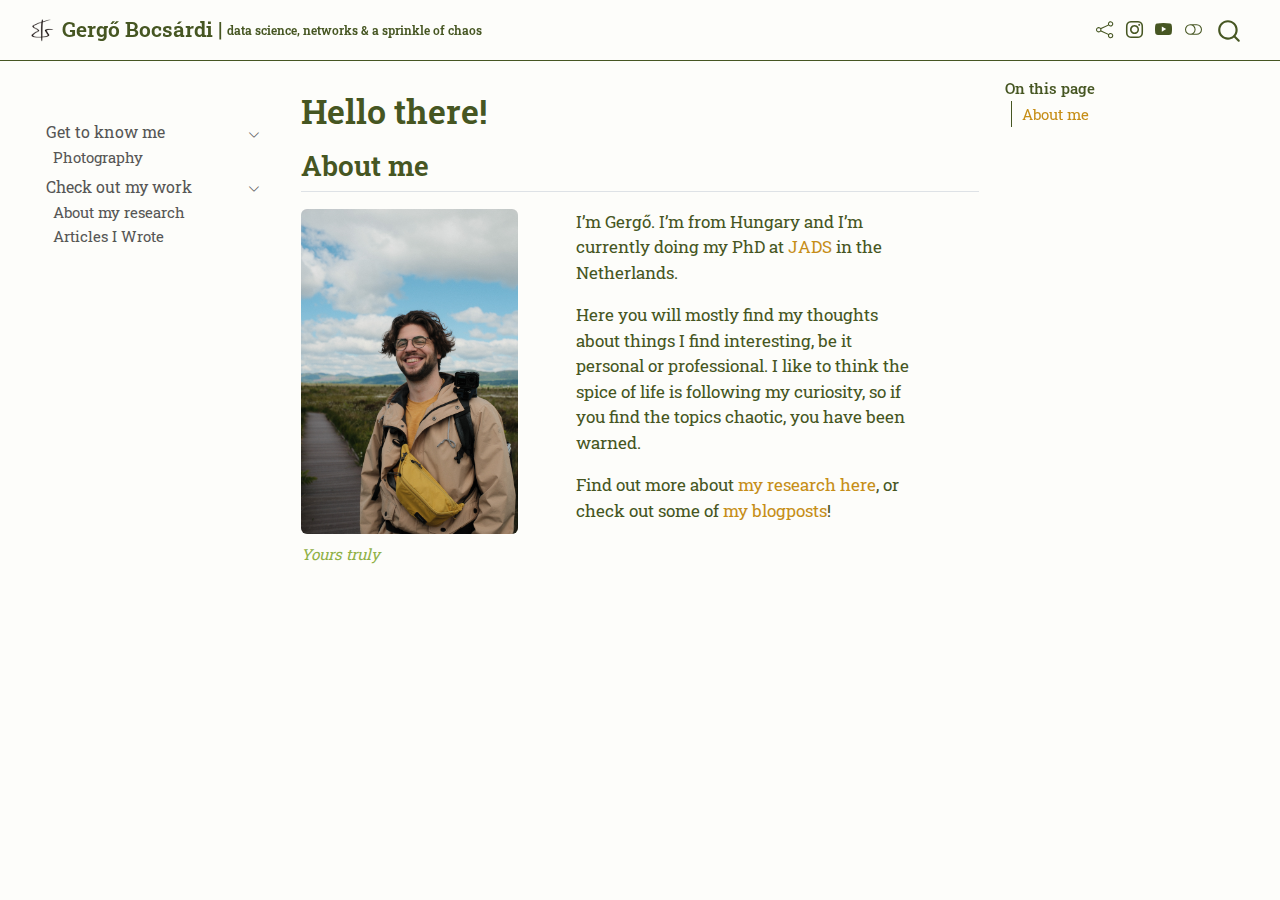
<file: index.html>
<!DOCTYPE html>
<html xmlns="http://www.w3.org/1999/xhtml" lang="en" xml:lang="en"><head>

<meta charset="utf-8">
<meta name="generator" content="quarto-1.6.36">

<meta name="viewport" content="width=device-width, initial-scale=1.0, user-scalable=yes">


<title>Hello there! – Gergő Bocsárdi |   data science, networks &amp; a sprinkle of chaos  </title>
<style>
code{white-space: pre-wrap;}
span.smallcaps{font-variant: small-caps;}
div.columns{display: flex; gap: min(4vw, 1.5em);}
div.column{flex: auto; overflow-x: auto;}
div.hanging-indent{margin-left: 1.5em; text-indent: -1.5em;}
ul.task-list{list-style: none;}
ul.task-list li input[type="checkbox"] {
  width: 0.8em;
  margin: 0 0.8em 0.2em -1em; /* quarto-specific, see https://github.com/quarto-dev/quarto-cli/issues/4556 */ 
  vertical-align: middle;
}
</style>


<script src="site_libs/quarto-nav/quarto-nav.js"></script>
<script src="site_libs/quarto-nav/headroom.min.js"></script>
<script src="site_libs/clipboard/clipboard.min.js"></script>
<script src="site_libs/quarto-search/autocomplete.umd.js"></script>
<script src="site_libs/quarto-search/fuse.min.js"></script>
<script src="site_libs/quarto-search/quarto-search.js"></script>
<meta name="quarto:offset" content="./">
<link href="./resources/logo.png" rel="icon" type="image/png">
<script src="site_libs/quarto-html/quarto.js"></script>
<script src="site_libs/quarto-html/popper.min.js"></script>
<script src="site_libs/quarto-html/tippy.umd.min.js"></script>
<script src="site_libs/quarto-html/anchor.min.js"></script>
<link href="site_libs/quarto-html/tippy.css" rel="stylesheet">
<link href="site_libs/quarto-html/quarto-syntax-highlighting-01c78b5cd655e4cd89133cf59d535862.css" rel="stylesheet" class="quarto-color-scheme" id="quarto-text-highlighting-styles">
<link href="site_libs/quarto-html/quarto-syntax-highlighting-dark-474c6d7e63be50eb6972897072b39b27.css" rel="prefetch" class="quarto-color-scheme quarto-color-alternate" id="quarto-text-highlighting-styles">
<script src="site_libs/bootstrap/bootstrap.min.js"></script>
<link href="site_libs/bootstrap/bootstrap-icons.css" rel="stylesheet">
<link href="site_libs/bootstrap/bootstrap-1619497a8a70fe4415a6e5bd2f34c5bf.min.css" rel="stylesheet" append-hash="true" class="quarto-color-scheme" id="quarto-bootstrap" data-mode="light">
<link href="site_libs/bootstrap/bootstrap-dark-d05bf6df5175d0211de05c0b9843d977.min.css" rel="prefetch" append-hash="true" class="quarto-color-scheme quarto-color-alternate" id="quarto-bootstrap" data-mode="dark">
<script id="quarto-search-options" type="application/json">{
  "location": "navbar",
  "copy-button": false,
  "collapse-after": 3,
  "panel-placement": "end",
  "type": "overlay",
  "limit": 50,
  "keyboard-shortcut": [
    "f",
    "/",
    "s"
  ],
  "show-item-context": false,
  "language": {
    "search-no-results-text": "No results",
    "search-matching-documents-text": "matching documents",
    "search-copy-link-title": "Copy link to search",
    "search-hide-matches-text": "Hide additional matches",
    "search-more-match-text": "more match in this document",
    "search-more-matches-text": "more matches in this document",
    "search-clear-button-title": "Clear",
    "search-text-placeholder": "",
    "search-detached-cancel-button-title": "Cancel",
    "search-submit-button-title": "Submit",
    "search-label": "Search"
  }
}</script>
<link rel="preconnect" href="https://fonts.googleapis.com">
<link rel="preconnect" href="https://fonts.gstatic.com" crossorigin="">
<link href="https://fonts.googleapis.com/css2?family=Roboto+Mono:ital,wght@0,100..700;1,100..700&amp;family=Roboto+Slab:wght@100..900&amp;display=swap" rel="stylesheet">


<link rel="stylesheet" href="resources/style/styles.css">
</head>

<body class="nav-sidebar floating nav-fixed">

<div id="quarto-search-results"></div>
  <header id="quarto-header" class="headroom fixed-top">
    <nav class="navbar navbar-expand-lg " data-bs-theme="dark">
      <div class="navbar-container container-fluid">
      <div class="navbar-brand-container mx-auto">
    <a href="./index.html" class="navbar-brand navbar-brand-logo">
    <img src="./resources/logo.png" alt="" class="navbar-logo">
    </a>
    <a class="navbar-brand" href="./index.html">
    <span class="navbar-title">Gergő Bocsárdi | <sub> <sup> data science, networks &amp; a sprinkle of chaos </sup> </sub></span>
    </a>
  </div>
        <div class="quarto-navbar-tools tools-wide tools-end">
    <a href="https://bsky.app/profile/agbocsardi.com" title="" class="quarto-navigation-tool px-1" aria-label=""><i class="bi bi-share"></i></a>
    <a href="https://www.instagram.com/gergo.jpeg/" title="" class="quarto-navigation-tool px-1" aria-label=""><i class="bi bi-instagram"></i></a>
    <a href="https://www.youtube.com/@agbocsardi" title="" class="quarto-navigation-tool px-1" aria-label=""><i class="bi bi-youtube"></i></a>
  <a href="" class="quarto-color-scheme-toggle quarto-navigation-tool  px-1" onclick="window.quartoToggleColorScheme(); return false;" title="Toggle dark mode"><i class="bi"></i></a>
</div>
          <div id="quarto-search" class="" title="Search"></div>
      </div> <!-- /container-fluid -->
    </nav>
  <nav class="quarto-secondary-nav">
    <div class="container-fluid d-flex">
      <button type="button" class="quarto-btn-toggle btn" data-bs-toggle="collapse" role="button" data-bs-target=".quarto-sidebar-collapse-item" aria-controls="quarto-sidebar" aria-expanded="false" aria-label="Toggle sidebar navigation" onclick="if (window.quartoToggleHeadroom) { window.quartoToggleHeadroom(); }">
        <i class="bi bi-layout-text-sidebar-reverse"></i>
      </button>
        <nav class="quarto-page-breadcrumbs" aria-label="breadcrumb"><ol class="breadcrumb"><li class="breadcrumb-item">Hello there!</li></ol></nav>
        <a class="flex-grow-1" role="navigation" data-bs-toggle="collapse" data-bs-target=".quarto-sidebar-collapse-item" aria-controls="quarto-sidebar" aria-expanded="false" aria-label="Toggle sidebar navigation" onclick="if (window.quartoToggleHeadroom) { window.quartoToggleHeadroom(); }">      
        </a>
      <button type="button" class="btn quarto-search-button" aria-label="Search" onclick="window.quartoOpenSearch();">
        <i class="bi bi-search"></i>
      </button>
    </div>
  </nav>
</header>
<!-- content -->
<div id="quarto-content" class="quarto-container page-columns page-rows-contents page-layout-article page-navbar">
<!-- sidebar -->
  <nav id="quarto-sidebar" class="sidebar collapse collapse-horizontal quarto-sidebar-collapse-item sidebar-navigation floating overflow-auto">
        <div class="mt-2 flex-shrink-0 align-items-center">
        <div class="sidebar-search">
        <div id="quarto-search" class="" title="Search"></div>
        </div>
        </div>
    <div class="sidebar-menu-container"> 
    <ul class="list-unstyled mt-1">
        <li class="sidebar-item sidebar-item-section">
      <div class="sidebar-item-container"> 
            <a class="sidebar-item-text sidebar-link text-start" data-bs-toggle="collapse" data-bs-target="#quarto-sidebar-section-1" role="navigation" aria-expanded="true">
 <span class="menu-text">Get to know me</span></a>
          <a class="sidebar-item-toggle text-start" data-bs-toggle="collapse" data-bs-target="#quarto-sidebar-section-1" role="navigation" aria-expanded="true" aria-label="Toggle section">
            <i class="bi bi-chevron-right ms-2"></i>
          </a> 
      </div>
      <ul id="quarto-sidebar-section-1" class="collapse list-unstyled sidebar-section depth1 show">  
          <li class="sidebar-item">
  <div class="sidebar-item-container"> 
  <a href="./photography.html" class="sidebar-item-text sidebar-link">
 <span class="menu-text">Photography</span></a>
  </div>
</li>
      </ul>
  </li>
        <li class="sidebar-item sidebar-item-section">
      <div class="sidebar-item-container"> 
            <a class="sidebar-item-text sidebar-link text-start" data-bs-toggle="collapse" data-bs-target="#quarto-sidebar-section-2" role="navigation" aria-expanded="true">
 <span class="menu-text">Check out my work</span></a>
          <a class="sidebar-item-toggle text-start" data-bs-toggle="collapse" data-bs-target="#quarto-sidebar-section-2" role="navigation" aria-expanded="true" aria-label="Toggle section">
            <i class="bi bi-chevron-right ms-2"></i>
          </a> 
      </div>
      <ul id="quarto-sidebar-section-2" class="collapse list-unstyled sidebar-section depth1 show">  
          <li class="sidebar-item">
  <div class="sidebar-item-container"> 
  <a href="./research.html" class="sidebar-item-text sidebar-link">
 <span class="menu-text">About my research</span></a>
  </div>
</li>
          <li class="sidebar-item">
  <div class="sidebar-item-container"> 
  <a href="./blog.html" class="sidebar-item-text sidebar-link">
 <span class="menu-text">Articles I Wrote</span></a>
  </div>
</li>
      </ul>
  </li>
    </ul>
    </div>
</nav>
<div id="quarto-sidebar-glass" class="quarto-sidebar-collapse-item" data-bs-toggle="collapse" data-bs-target=".quarto-sidebar-collapse-item"></div>
<!-- margin-sidebar -->
    <div id="quarto-margin-sidebar" class="sidebar margin-sidebar">
        <nav id="TOC" role="doc-toc" class="toc-active">
    <h2 id="toc-title">On this page</h2>
   
  <ul>
  <li><a href="#about-me" id="toc-about-me" class="nav-link active" data-scroll-target="#about-me">About me</a></li>
  </ul>
</nav>
    </div>
<!-- main -->
<main class="content" id="quarto-document-content">

<header id="title-block-header" class="quarto-title-block default">
<div class="quarto-title">
<h1 class="title">Hello there!</h1>
</div>



<div class="quarto-title-meta">

    
  
    
  </div>
  


</header>


<section id="about-me" class="level2">
<h2 class="anchored" data-anchor-id="about-me">About me</h2>
<div class="column add-space" style="width:40%;">
<div class="quarto-figure quarto-figure-center">
<figure class="figure">
<p><img src="resources/profile_pic.jpg" class="img-fluid figure-img"></p>
<figcaption><em>Yours truly</em></figcaption>
</figure>
</div>
</div>
<div class="column" style="width:50%;">
<p>I’m Gergő. I’m from Hungary and I’m currently doing my PhD at <a href="https://jads.nl">JADS</a> in the Netherlands.</p>
<p>Here you will mostly find my thoughts about things I find interesting, be it personal or professional. I like to think the spice of life is following my curiosity, so if you find the topics chaotic, you have been warned.</p>
<p>Find out more about <a href="./research.html">my research here</a>, or check out some of <a href="./blog.html">my blogposts</a>!</p>
</div>


</section>

</main> <!-- /main -->
<script id="quarto-html-after-body" type="application/javascript">
window.document.addEventListener("DOMContentLoaded", function (event) {
  const toggleBodyColorMode = (bsSheetEl) => {
    const mode = bsSheetEl.getAttribute("data-mode");
    const bodyEl = window.document.querySelector("body");
    if (mode === "dark") {
      bodyEl.classList.add("quarto-dark");
      bodyEl.classList.remove("quarto-light");
    } else {
      bodyEl.classList.add("quarto-light");
      bodyEl.classList.remove("quarto-dark");
    }
  }
  const toggleBodyColorPrimary = () => {
    const bsSheetEl = window.document.querySelector("link#quarto-bootstrap");
    if (bsSheetEl) {
      toggleBodyColorMode(bsSheetEl);
    }
  }
  toggleBodyColorPrimary();  
  const disableStylesheet = (stylesheets) => {
    for (let i=0; i < stylesheets.length; i++) {
      const stylesheet = stylesheets[i];
      stylesheet.rel = 'prefetch';
    }
  }
  const enableStylesheet = (stylesheets) => {
    for (let i=0; i < stylesheets.length; i++) {
      const stylesheet = stylesheets[i];
      stylesheet.rel = 'stylesheet';
    }
  }
  const manageTransitions = (selector, allowTransitions) => {
    const els = window.document.querySelectorAll(selector);
    for (let i=0; i < els.length; i++) {
      const el = els[i];
      if (allowTransitions) {
        el.classList.remove('notransition');
      } else {
        el.classList.add('notransition');
      }
    }
  }
  const toggleGiscusIfUsed = (isAlternate, darkModeDefault) => {
    const baseTheme = document.querySelector('#giscus-base-theme')?.value ?? 'light';
    const alternateTheme = document.querySelector('#giscus-alt-theme')?.value ?? 'dark';
    let newTheme = '';
    if(darkModeDefault) {
      newTheme = isAlternate ? baseTheme : alternateTheme;
    } else {
      newTheme = isAlternate ? alternateTheme : baseTheme;
    }
    const changeGiscusTheme = () => {
      // From: https://github.com/giscus/giscus/issues/336
      const sendMessage = (message) => {
        const iframe = document.querySelector('iframe.giscus-frame');
        if (!iframe) return;
        iframe.contentWindow.postMessage({ giscus: message }, 'https://giscus.app');
      }
      sendMessage({
        setConfig: {
          theme: newTheme
        }
      });
    }
    const isGiscussLoaded = window.document.querySelector('iframe.giscus-frame') !== null;
    if (isGiscussLoaded) {
      changeGiscusTheme();
    }
  }
  const toggleColorMode = (alternate) => {
    // Switch the stylesheets
    const alternateStylesheets = window.document.querySelectorAll('link.quarto-color-scheme.quarto-color-alternate');
    manageTransitions('#quarto-margin-sidebar .nav-link', false);
    if (alternate) {
      enableStylesheet(alternateStylesheets);
      for (const sheetNode of alternateStylesheets) {
        if (sheetNode.id === "quarto-bootstrap") {
          toggleBodyColorMode(sheetNode);
        }
      }
    } else {
      disableStylesheet(alternateStylesheets);
      toggleBodyColorPrimary();
    }
    manageTransitions('#quarto-margin-sidebar .nav-link', true);
    // Switch the toggles
    const toggles = window.document.querySelectorAll('.quarto-color-scheme-toggle');
    for (let i=0; i < toggles.length; i++) {
      const toggle = toggles[i];
      if (toggle) {
        if (alternate) {
          toggle.classList.add("alternate");     
        } else {
          toggle.classList.remove("alternate");
        }
      }
    }
    // Hack to workaround the fact that safari doesn't
    // properly recolor the scrollbar when toggling (#1455)
    if (navigator.userAgent.indexOf('Safari') > 0 && navigator.userAgent.indexOf('Chrome') == -1) {
      manageTransitions("body", false);
      window.scrollTo(0, 1);
      setTimeout(() => {
        window.scrollTo(0, 0);
        manageTransitions("body", true);
      }, 40);  
    }
  }
  const isFileUrl = () => { 
    return window.location.protocol === 'file:';
  }
  const hasAlternateSentinel = () => {  
    let styleSentinel = getColorSchemeSentinel();
    if (styleSentinel !== null) {
      return styleSentinel === "alternate";
    } else {
      return false;
    }
  }
  const setStyleSentinel = (alternate) => {
    const value = alternate ? "alternate" : "default";
    if (!isFileUrl()) {
      window.localStorage.setItem("quarto-color-scheme", value);
    } else {
      localAlternateSentinel = value;
    }
  }
  const getColorSchemeSentinel = () => {
    if (!isFileUrl()) {
      const storageValue = window.localStorage.getItem("quarto-color-scheme");
      return storageValue != null ? storageValue : localAlternateSentinel;
    } else {
      return localAlternateSentinel;
    }
  }
  const darkModeDefault = false;
  let localAlternateSentinel = darkModeDefault ? 'alternate' : 'default';
  // Dark / light mode switch
  window.quartoToggleColorScheme = () => {
    // Read the current dark / light value 
    let toAlternate = !hasAlternateSentinel();
    toggleColorMode(toAlternate);
    setStyleSentinel(toAlternate);
    toggleGiscusIfUsed(toAlternate, darkModeDefault);
  };
  // Ensure there is a toggle, if there isn't float one in the top right
  if (window.document.querySelector('.quarto-color-scheme-toggle') === null) {
    const a = window.document.createElement('a');
    a.classList.add('top-right');
    a.classList.add('quarto-color-scheme-toggle');
    a.href = "";
    a.onclick = function() { try { window.quartoToggleColorScheme(); } catch {} return false; };
    const i = window.document.createElement("i");
    i.classList.add('bi');
    a.appendChild(i);
    window.document.body.appendChild(a);
  }
  // Switch to dark mode if need be
  if (hasAlternateSentinel()) {
    toggleColorMode(true);
  } else {
    toggleColorMode(false);
  }
  const icon = "";
  const anchorJS = new window.AnchorJS();
  anchorJS.options = {
    placement: 'right',
    icon: icon
  };
  anchorJS.add('.anchored');
  const isCodeAnnotation = (el) => {
    for (const clz of el.classList) {
      if (clz.startsWith('code-annotation-')) {                     
        return true;
      }
    }
    return false;
  }
  const onCopySuccess = function(e) {
    // button target
    const button = e.trigger;
    // don't keep focus
    button.blur();
    // flash "checked"
    button.classList.add('code-copy-button-checked');
    var currentTitle = button.getAttribute("title");
    button.setAttribute("title", "Copied!");
    let tooltip;
    if (window.bootstrap) {
      button.setAttribute("data-bs-toggle", "tooltip");
      button.setAttribute("data-bs-placement", "left");
      button.setAttribute("data-bs-title", "Copied!");
      tooltip = new bootstrap.Tooltip(button, 
        { trigger: "manual", 
          customClass: "code-copy-button-tooltip",
          offset: [0, -8]});
      tooltip.show();    
    }
    setTimeout(function() {
      if (tooltip) {
        tooltip.hide();
        button.removeAttribute("data-bs-title");
        button.removeAttribute("data-bs-toggle");
        button.removeAttribute("data-bs-placement");
      }
      button.setAttribute("title", currentTitle);
      button.classList.remove('code-copy-button-checked');
    }, 1000);
    // clear code selection
    e.clearSelection();
  }
  const getTextToCopy = function(trigger) {
      const codeEl = trigger.previousElementSibling.cloneNode(true);
      for (const childEl of codeEl.children) {
        if (isCodeAnnotation(childEl)) {
          childEl.remove();
        }
      }
      return codeEl.innerText;
  }
  const clipboard = new window.ClipboardJS('.code-copy-button:not([data-in-quarto-modal])', {
    text: getTextToCopy
  });
  clipboard.on('success', onCopySuccess);
  if (window.document.getElementById('quarto-embedded-source-code-modal')) {
    const clipboardModal = new window.ClipboardJS('.code-copy-button[data-in-quarto-modal]', {
      text: getTextToCopy,
      container: window.document.getElementById('quarto-embedded-source-code-modal')
    });
    clipboardModal.on('success', onCopySuccess);
  }
    var localhostRegex = new RegExp(/^(?:http|https):\/\/localhost\:?[0-9]*\//);
    var mailtoRegex = new RegExp(/^mailto:/);
      var filterRegex = new RegExp("https:\/\/agbocsardi\.github\.io\/personal_website\/");
    var isInternal = (href) => {
        return filterRegex.test(href) || localhostRegex.test(href) || mailtoRegex.test(href);
    }
    // Inspect non-navigation links and adorn them if external
 	var links = window.document.querySelectorAll('a[href]:not(.nav-link):not(.navbar-brand):not(.toc-action):not(.sidebar-link):not(.sidebar-item-toggle):not(.pagination-link):not(.no-external):not([aria-hidden]):not(.dropdown-item):not(.quarto-navigation-tool):not(.about-link)');
    for (var i=0; i<links.length; i++) {
      const link = links[i];
      if (!isInternal(link.href)) {
        // undo the damage that might have been done by quarto-nav.js in the case of
        // links that we want to consider external
        if (link.dataset.originalHref !== undefined) {
          link.href = link.dataset.originalHref;
        }
      }
    }
  function tippyHover(el, contentFn, onTriggerFn, onUntriggerFn) {
    const config = {
      allowHTML: true,
      maxWidth: 500,
      delay: 100,
      arrow: false,
      appendTo: function(el) {
          return el.parentElement;
      },
      interactive: true,
      interactiveBorder: 10,
      theme: 'quarto',
      placement: 'bottom-start',
    };
    if (contentFn) {
      config.content = contentFn;
    }
    if (onTriggerFn) {
      config.onTrigger = onTriggerFn;
    }
    if (onUntriggerFn) {
      config.onUntrigger = onUntriggerFn;
    }
    window.tippy(el, config); 
  }
  const noterefs = window.document.querySelectorAll('a[role="doc-noteref"]');
  for (var i=0; i<noterefs.length; i++) {
    const ref = noterefs[i];
    tippyHover(ref, function() {
      // use id or data attribute instead here
      let href = ref.getAttribute('data-footnote-href') || ref.getAttribute('href');
      try { href = new URL(href).hash; } catch {}
      const id = href.replace(/^#\/?/, "");
      const note = window.document.getElementById(id);
      if (note) {
        return note.innerHTML;
      } else {
        return "";
      }
    });
  }
  const xrefs = window.document.querySelectorAll('a.quarto-xref');
  const processXRef = (id, note) => {
    // Strip column container classes
    const stripColumnClz = (el) => {
      el.classList.remove("page-full", "page-columns");
      if (el.children) {
        for (const child of el.children) {
          stripColumnClz(child);
        }
      }
    }
    stripColumnClz(note)
    if (id === null || id.startsWith('sec-')) {
      // Special case sections, only their first couple elements
      const container = document.createElement("div");
      if (note.children && note.children.length > 2) {
        container.appendChild(note.children[0].cloneNode(true));
        for (let i = 1; i < note.children.length; i++) {
          const child = note.children[i];
          if (child.tagName === "P" && child.innerText === "") {
            continue;
          } else {
            container.appendChild(child.cloneNode(true));
            break;
          }
        }
        if (window.Quarto?.typesetMath) {
          window.Quarto.typesetMath(container);
        }
        return container.innerHTML
      } else {
        if (window.Quarto?.typesetMath) {
          window.Quarto.typesetMath(note);
        }
        return note.innerHTML;
      }
    } else {
      // Remove any anchor links if they are present
      const anchorLink = note.querySelector('a.anchorjs-link');
      if (anchorLink) {
        anchorLink.remove();
      }
      if (window.Quarto?.typesetMath) {
        window.Quarto.typesetMath(note);
      }
      if (note.classList.contains("callout")) {
        return note.outerHTML;
      } else {
        return note.innerHTML;
      }
    }
  }
  for (var i=0; i<xrefs.length; i++) {
    const xref = xrefs[i];
    tippyHover(xref, undefined, function(instance) {
      instance.disable();
      let url = xref.getAttribute('href');
      let hash = undefined; 
      if (url.startsWith('#')) {
        hash = url;
      } else {
        try { hash = new URL(url).hash; } catch {}
      }
      if (hash) {
        const id = hash.replace(/^#\/?/, "");
        const note = window.document.getElementById(id);
        if (note !== null) {
          try {
            const html = processXRef(id, note.cloneNode(true));
            instance.setContent(html);
          } finally {
            instance.enable();
            instance.show();
          }
        } else {
          // See if we can fetch this
          fetch(url.split('#')[0])
          .then(res => res.text())
          .then(html => {
            const parser = new DOMParser();
            const htmlDoc = parser.parseFromString(html, "text/html");
            const note = htmlDoc.getElementById(id);
            if (note !== null) {
              const html = processXRef(id, note);
              instance.setContent(html);
            } 
          }).finally(() => {
            instance.enable();
            instance.show();
          });
        }
      } else {
        // See if we can fetch a full url (with no hash to target)
        // This is a special case and we should probably do some content thinning / targeting
        fetch(url)
        .then(res => res.text())
        .then(html => {
          const parser = new DOMParser();
          const htmlDoc = parser.parseFromString(html, "text/html");
          const note = htmlDoc.querySelector('main.content');
          if (note !== null) {
            // This should only happen for chapter cross references
            // (since there is no id in the URL)
            // remove the first header
            if (note.children.length > 0 && note.children[0].tagName === "HEADER") {
              note.children[0].remove();
            }
            const html = processXRef(null, note);
            instance.setContent(html);
          } 
        }).finally(() => {
          instance.enable();
          instance.show();
        });
      }
    }, function(instance) {
    });
  }
      let selectedAnnoteEl;
      const selectorForAnnotation = ( cell, annotation) => {
        let cellAttr = 'data-code-cell="' + cell + '"';
        let lineAttr = 'data-code-annotation="' +  annotation + '"';
        const selector = 'span[' + cellAttr + '][' + lineAttr + ']';
        return selector;
      }
      const selectCodeLines = (annoteEl) => {
        const doc = window.document;
        const targetCell = annoteEl.getAttribute("data-target-cell");
        const targetAnnotation = annoteEl.getAttribute("data-target-annotation");
        const annoteSpan = window.document.querySelector(selectorForAnnotation(targetCell, targetAnnotation));
        const lines = annoteSpan.getAttribute("data-code-lines").split(",");
        const lineIds = lines.map((line) => {
          return targetCell + "-" + line;
        })
        let top = null;
        let height = null;
        let parent = null;
        if (lineIds.length > 0) {
            //compute the position of the single el (top and bottom and make a div)
            const el = window.document.getElementById(lineIds[0]);
            top = el.offsetTop;
            height = el.offsetHeight;
            parent = el.parentElement.parentElement;
          if (lineIds.length > 1) {
            const lastEl = window.document.getElementById(lineIds[lineIds.length - 1]);
            const bottom = lastEl.offsetTop + lastEl.offsetHeight;
            height = bottom - top;
          }
          if (top !== null && height !== null && parent !== null) {
            // cook up a div (if necessary) and position it 
            let div = window.document.getElementById("code-annotation-line-highlight");
            if (div === null) {
              div = window.document.createElement("div");
              div.setAttribute("id", "code-annotation-line-highlight");
              div.style.position = 'absolute';
              parent.appendChild(div);
            }
            div.style.top = top - 2 + "px";
            div.style.height = height + 4 + "px";
            div.style.left = 0;
            let gutterDiv = window.document.getElementById("code-annotation-line-highlight-gutter");
            if (gutterDiv === null) {
              gutterDiv = window.document.createElement("div");
              gutterDiv.setAttribute("id", "code-annotation-line-highlight-gutter");
              gutterDiv.style.position = 'absolute';
              const codeCell = window.document.getElementById(targetCell);
              const gutter = codeCell.querySelector('.code-annotation-gutter');
              gutter.appendChild(gutterDiv);
            }
            gutterDiv.style.top = top - 2 + "px";
            gutterDiv.style.height = height + 4 + "px";
          }
          selectedAnnoteEl = annoteEl;
        }
      };
      const unselectCodeLines = () => {
        const elementsIds = ["code-annotation-line-highlight", "code-annotation-line-highlight-gutter"];
        elementsIds.forEach((elId) => {
          const div = window.document.getElementById(elId);
          if (div) {
            div.remove();
          }
        });
        selectedAnnoteEl = undefined;
      };
        // Handle positioning of the toggle
    window.addEventListener(
      "resize",
      throttle(() => {
        elRect = undefined;
        if (selectedAnnoteEl) {
          selectCodeLines(selectedAnnoteEl);
        }
      }, 10)
    );
    function throttle(fn, ms) {
    let throttle = false;
    let timer;
      return (...args) => {
        if(!throttle) { // first call gets through
            fn.apply(this, args);
            throttle = true;
        } else { // all the others get throttled
            if(timer) clearTimeout(timer); // cancel #2
            timer = setTimeout(() => {
              fn.apply(this, args);
              timer = throttle = false;
            }, ms);
        }
      };
    }
      // Attach click handler to the DT
      const annoteDls = window.document.querySelectorAll('dt[data-target-cell]');
      for (const annoteDlNode of annoteDls) {
        annoteDlNode.addEventListener('click', (event) => {
          const clickedEl = event.target;
          if (clickedEl !== selectedAnnoteEl) {
            unselectCodeLines();
            const activeEl = window.document.querySelector('dt[data-target-cell].code-annotation-active');
            if (activeEl) {
              activeEl.classList.remove('code-annotation-active');
            }
            selectCodeLines(clickedEl);
            clickedEl.classList.add('code-annotation-active');
          } else {
            // Unselect the line
            unselectCodeLines();
            clickedEl.classList.remove('code-annotation-active');
          }
        });
      }
  const findCites = (el) => {
    const parentEl = el.parentElement;
    if (parentEl) {
      const cites = parentEl.dataset.cites;
      if (cites) {
        return {
          el,
          cites: cites.split(' ')
        };
      } else {
        return findCites(el.parentElement)
      }
    } else {
      return undefined;
    }
  };
  var bibliorefs = window.document.querySelectorAll('a[role="doc-biblioref"]');
  for (var i=0; i<bibliorefs.length; i++) {
    const ref = bibliorefs[i];
    const citeInfo = findCites(ref);
    if (citeInfo) {
      tippyHover(citeInfo.el, function() {
        var popup = window.document.createElement('div');
        citeInfo.cites.forEach(function(cite) {
          var citeDiv = window.document.createElement('div');
          citeDiv.classList.add('hanging-indent');
          citeDiv.classList.add('csl-entry');
          var biblioDiv = window.document.getElementById('ref-' + cite);
          if (biblioDiv) {
            citeDiv.innerHTML = biblioDiv.innerHTML;
          }
          popup.appendChild(citeDiv);
        });
        return popup.innerHTML;
      });
    }
  }
});
</script>
</div> <!-- /content -->




</body></html>
</file>
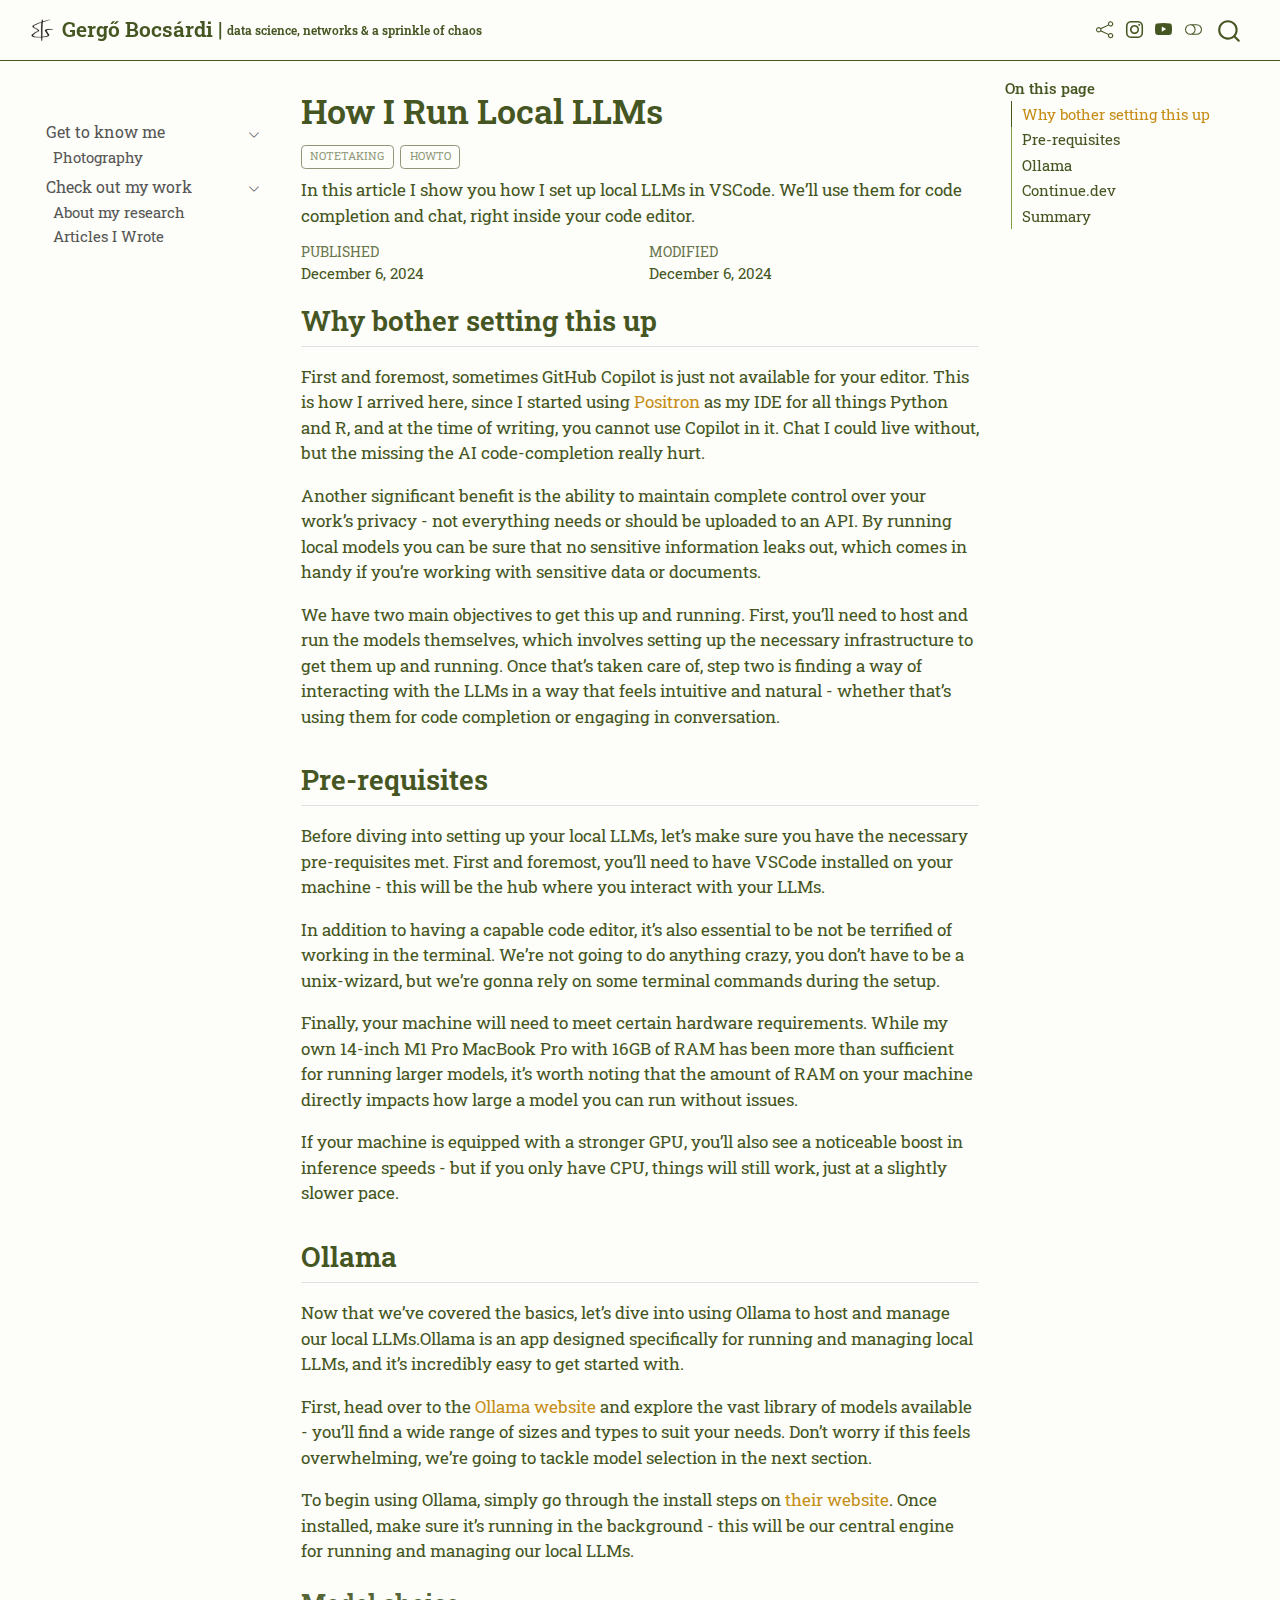
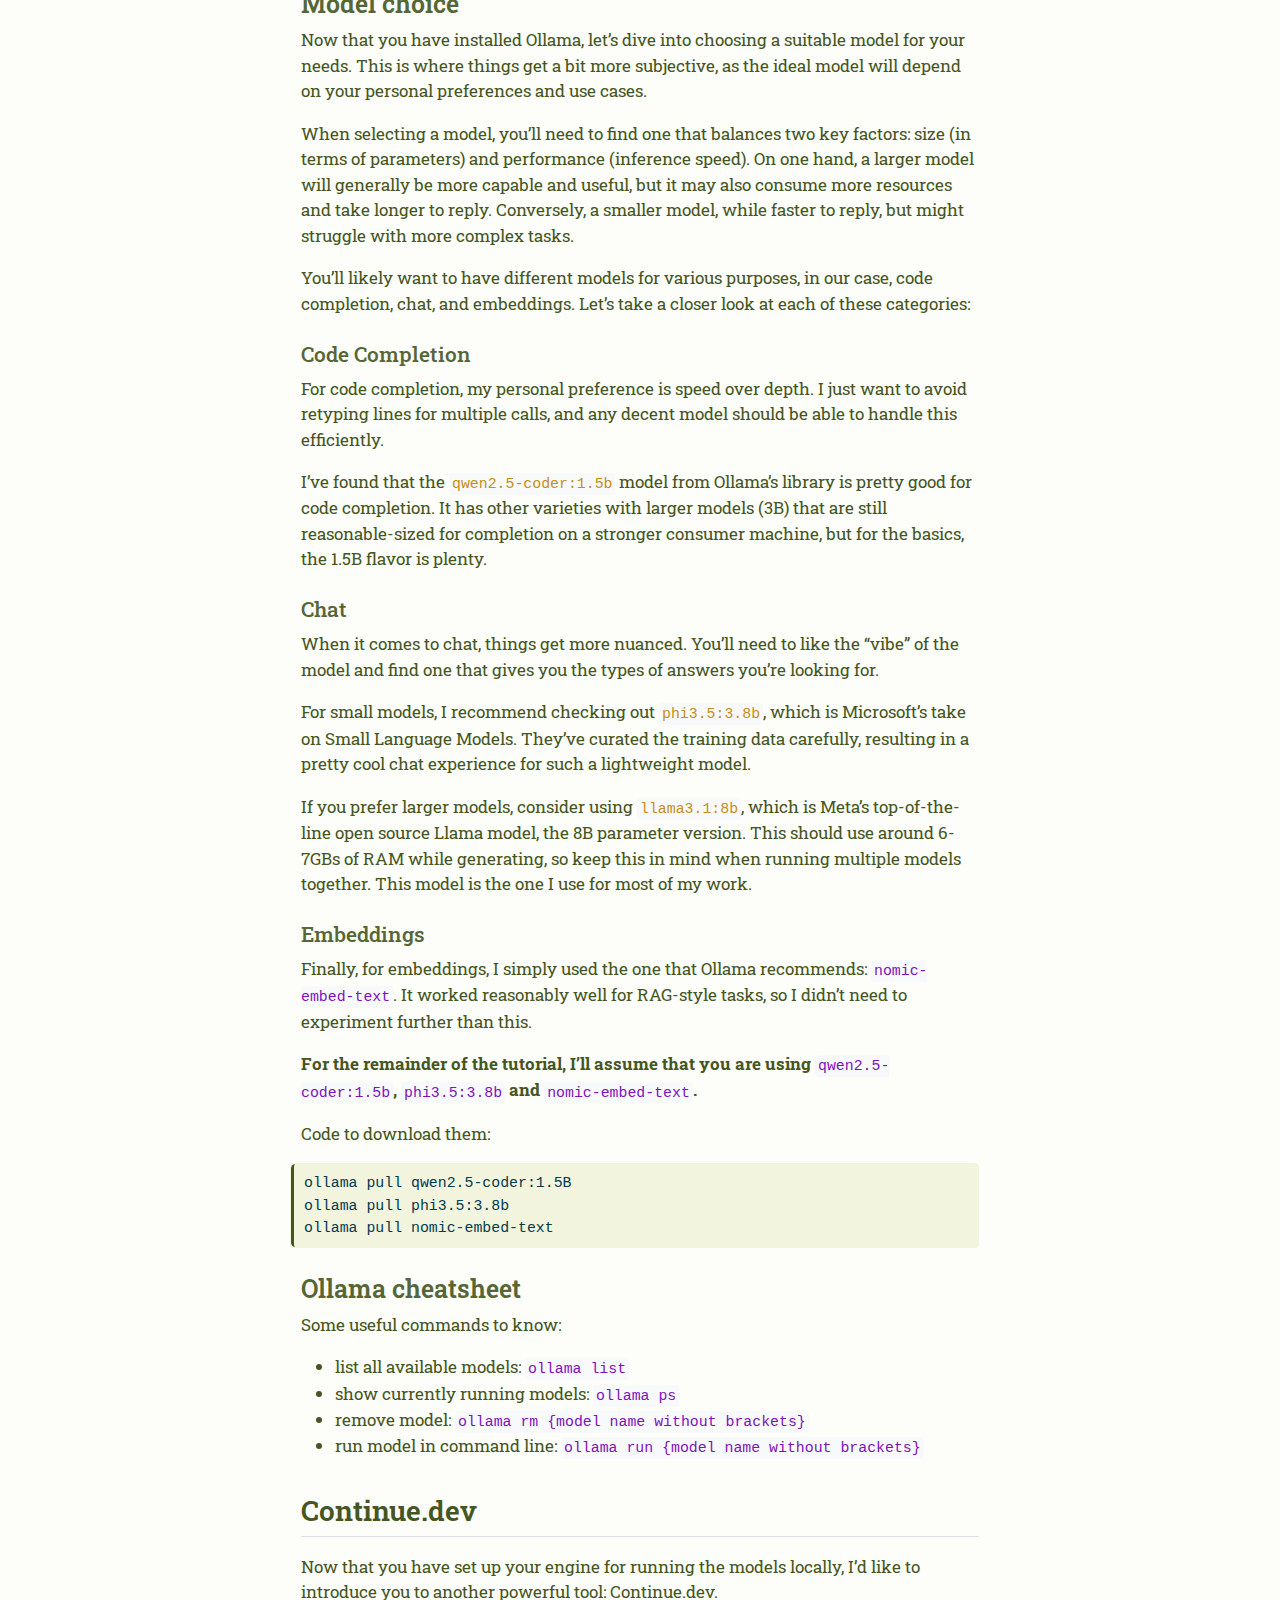
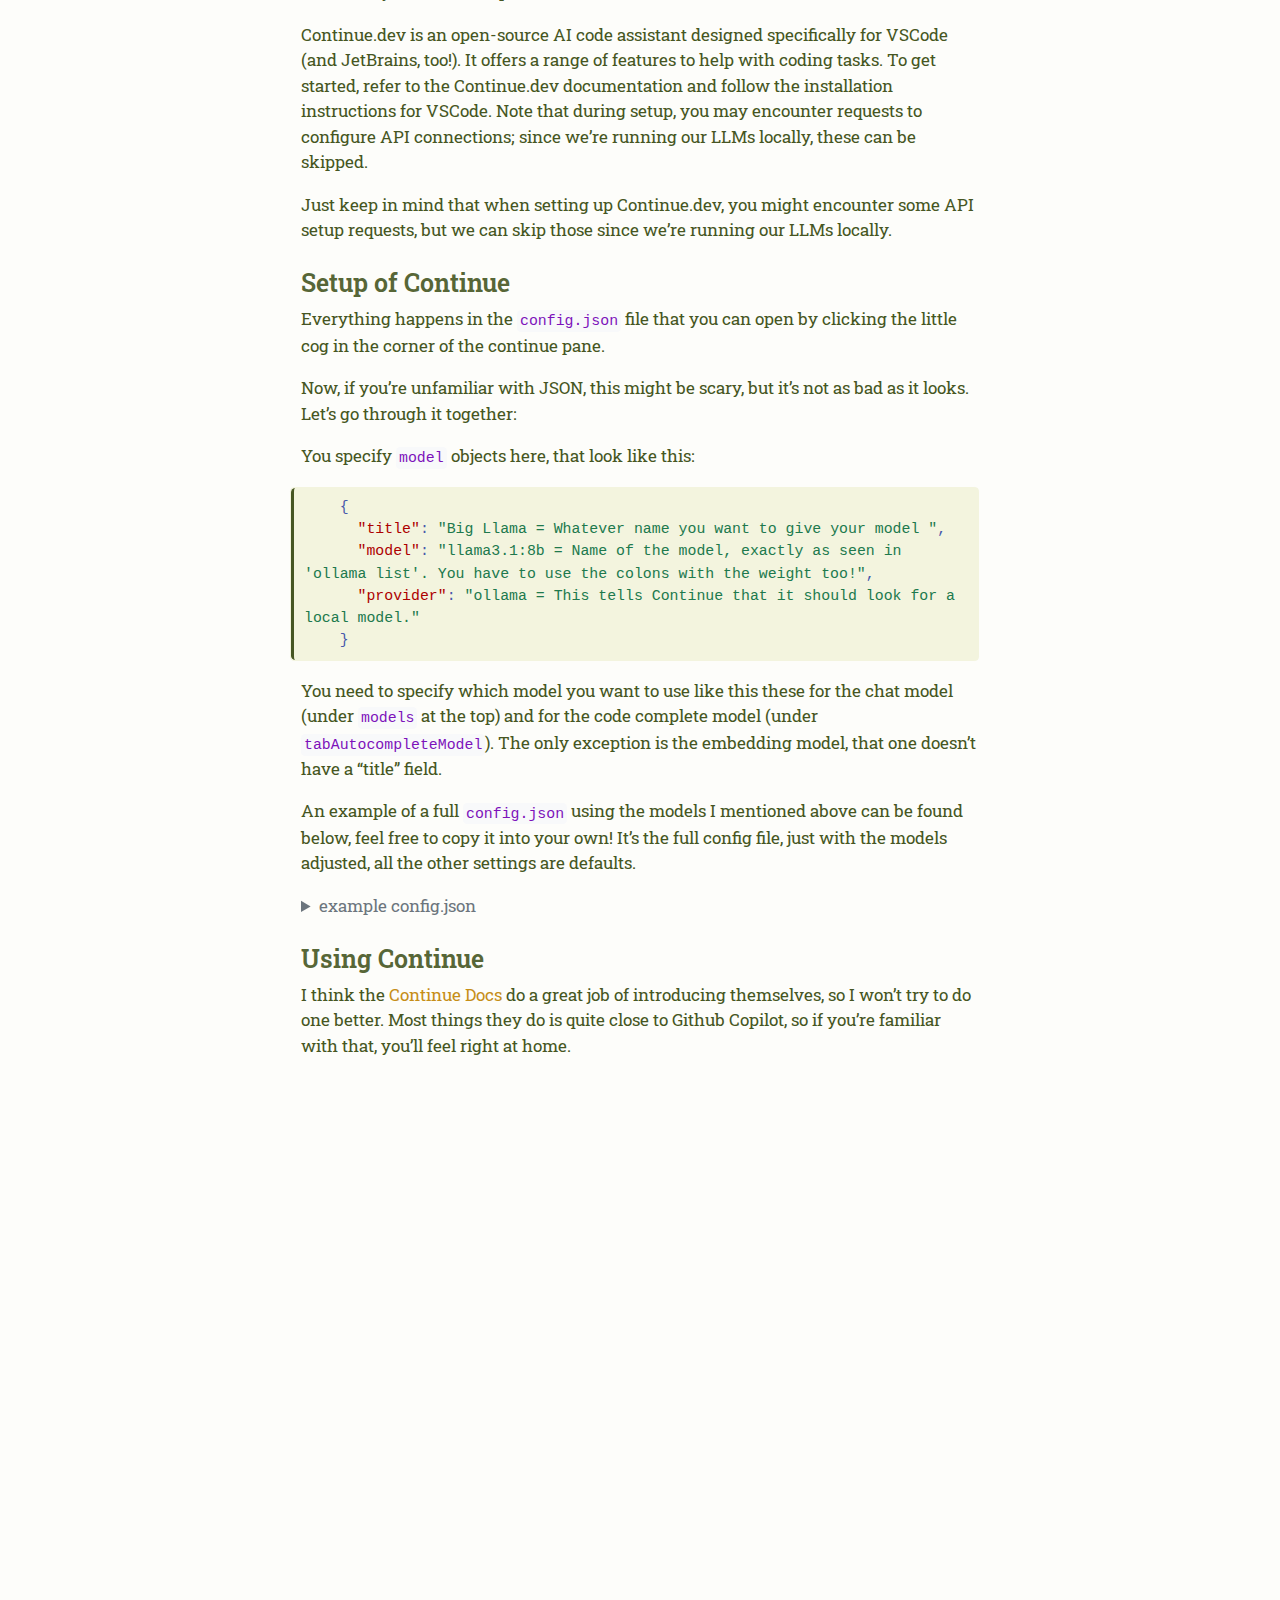
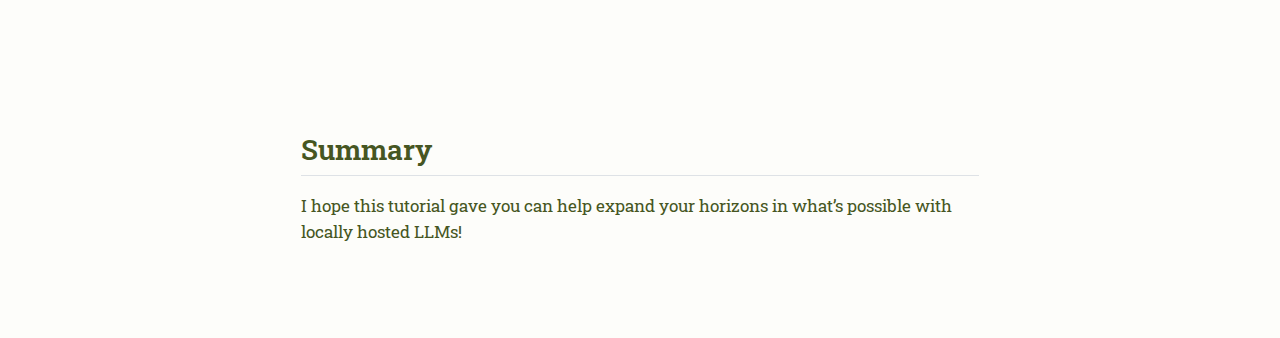
<file: posts/local-llms/index.html>
<!DOCTYPE html>
<html xmlns="http://www.w3.org/1999/xhtml" lang="en" xml:lang="en"><head>

<meta charset="utf-8">
<meta name="generator" content="quarto-1.6.36">

<meta name="viewport" content="width=device-width, initial-scale=1.0, user-scalable=yes">

<meta name="dcterms.date" content="2024-12-06">
<meta name="description" content="In this article I show you how I set up local LLMs in VSCode. We’ll use them for code completion and chat, right inside your code editor.">

<title>How I Run Local LLMs – Gergő Bocsárdi |   data science, networks &amp; a sprinkle of chaos  </title>
<style>
code{white-space: pre-wrap;}
span.smallcaps{font-variant: small-caps;}
div.columns{display: flex; gap: min(4vw, 1.5em);}
div.column{flex: auto; overflow-x: auto;}
div.hanging-indent{margin-left: 1.5em; text-indent: -1.5em;}
ul.task-list{list-style: none;}
ul.task-list li input[type="checkbox"] {
  width: 0.8em;
  margin: 0 0.8em 0.2em -1em; /* quarto-specific, see https://github.com/quarto-dev/quarto-cli/issues/4556 */ 
  vertical-align: middle;
}
/* CSS for syntax highlighting */
pre > code.sourceCode { white-space: pre; position: relative; }
pre > code.sourceCode > span { line-height: 1.25; }
pre > code.sourceCode > span:empty { height: 1.2em; }
.sourceCode { overflow: visible; }
code.sourceCode > span { color: inherit; text-decoration: inherit; }
div.sourceCode { margin: 1em 0; }
pre.sourceCode { margin: 0; }
@media screen {
div.sourceCode { overflow: auto; }
}
@media print {
pre > code.sourceCode { white-space: pre-wrap; }
pre > code.sourceCode > span { display: inline-block; text-indent: -5em; padding-left: 5em; }
}
pre.numberSource code
  { counter-reset: source-line 0; }
pre.numberSource code > span
  { position: relative; left: -4em; counter-increment: source-line; }
pre.numberSource code > span > a:first-child::before
  { content: counter(source-line);
    position: relative; left: -1em; text-align: right; vertical-align: baseline;
    border: none; display: inline-block;
    -webkit-touch-callout: none; -webkit-user-select: none;
    -khtml-user-select: none; -moz-user-select: none;
    -ms-user-select: none; user-select: none;
    padding: 0 4px; width: 4em;
  }
pre.numberSource { margin-left: 3em;  padding-left: 4px; }
div.sourceCode
  {   }
@media screen {
pre > code.sourceCode > span > a:first-child::before { text-decoration: underline; }
}
</style>


<script src="../../site_libs/quarto-nav/quarto-nav.js"></script>
<script src="../../site_libs/quarto-nav/headroom.min.js"></script>
<script src="../../site_libs/clipboard/clipboard.min.js"></script>
<script src="../../site_libs/quarto-search/autocomplete.umd.js"></script>
<script src="../../site_libs/quarto-search/fuse.min.js"></script>
<script src="../../site_libs/quarto-search/quarto-search.js"></script>
<meta name="quarto:offset" content="../../">
<link href="../../resources/logo.png" rel="icon" type="image/png">
<script src="../../site_libs/quarto-html/quarto.js"></script>
<script src="../../site_libs/quarto-html/popper.min.js"></script>
<script src="../../site_libs/quarto-html/tippy.umd.min.js"></script>
<script src="../../site_libs/quarto-html/anchor.min.js"></script>
<link href="../../site_libs/quarto-html/tippy.css" rel="stylesheet">
<link href="../../site_libs/quarto-html/quarto-syntax-highlighting-01c78b5cd655e4cd89133cf59d535862.css" rel="stylesheet" class="quarto-color-scheme" id="quarto-text-highlighting-styles">
<link href="../../site_libs/quarto-html/quarto-syntax-highlighting-dark-474c6d7e63be50eb6972897072b39b27.css" rel="prefetch" class="quarto-color-scheme quarto-color-alternate" id="quarto-text-highlighting-styles">
<script src="../../site_libs/bootstrap/bootstrap.min.js"></script>
<link href="../../site_libs/bootstrap/bootstrap-icons.css" rel="stylesheet">
<link href="../../site_libs/bootstrap/bootstrap-fb20edb3ef6f0ae111e897a6f63fba33.min.css" rel="stylesheet" append-hash="true" class="quarto-color-scheme" id="quarto-bootstrap" data-mode="light">
<link href="../../site_libs/bootstrap/bootstrap-dark-bb223144eaf9f803654af5abaa52b70d.min.css" rel="prefetch" append-hash="true" class="quarto-color-scheme quarto-color-alternate" id="quarto-bootstrap" data-mode="dark">
<script id="quarto-search-options" type="application/json">{
  "location": "navbar",
  "copy-button": false,
  "collapse-after": 3,
  "panel-placement": "end",
  "type": "overlay",
  "limit": 50,
  "keyboard-shortcut": [
    "f",
    "/",
    "s"
  ],
  "show-item-context": false,
  "language": {
    "search-no-results-text": "No results",
    "search-matching-documents-text": "matching documents",
    "search-copy-link-title": "Copy link to search",
    "search-hide-matches-text": "Hide additional matches",
    "search-more-match-text": "more match in this document",
    "search-more-matches-text": "more matches in this document",
    "search-clear-button-title": "Clear",
    "search-text-placeholder": "",
    "search-detached-cancel-button-title": "Cancel",
    "search-submit-button-title": "Submit",
    "search-label": "Search"
  }
}</script>
<link rel="preconnect" href="https://fonts.googleapis.com">
<link rel="preconnect" href="https://fonts.gstatic.com" crossorigin="">
<link href="https://fonts.googleapis.com/css2?family=Roboto+Mono:ital,wght@0,100..700;1,100..700&amp;family=Roboto+Slab:wght@100..900&amp;display=swap" rel="stylesheet">


<link rel="stylesheet" href="../../resources/style/styles.css">
</head>

<body class="nav-sidebar floating nav-fixed">

<div id="quarto-search-results"></div>
  <header id="quarto-header" class="headroom fixed-top">
    <nav class="navbar navbar-expand-lg " data-bs-theme="dark">
      <div class="navbar-container container-fluid">
      <div class="navbar-brand-container mx-auto">
    <a href="../../index.html" class="navbar-brand navbar-brand-logo">
    <img src="../../resources/logo.png" alt="" class="navbar-logo">
    </a>
    <a class="navbar-brand" href="../../index.html">
    <span class="navbar-title">Gergő Bocsárdi | <sub> <sup> data science, networks &amp; a sprinkle of chaos </sup> </sub></span>
    </a>
  </div>
        <div class="quarto-navbar-tools tools-wide tools-end">
    <a href="https://bsky.app/profile/agbocsardi.com" title="" class="quarto-navigation-tool px-1" aria-label=""><i class="bi bi-share"></i></a>
    <a href="https://www.instagram.com/gergo.jpeg/" title="" class="quarto-navigation-tool px-1" aria-label=""><i class="bi bi-instagram"></i></a>
    <a href="https://www.youtube.com/@agbocsardi" title="" class="quarto-navigation-tool px-1" aria-label=""><i class="bi bi-youtube"></i></a>
  <a href="" class="quarto-color-scheme-toggle quarto-navigation-tool  px-1" onclick="window.quartoToggleColorScheme(); return false;" title="Toggle dark mode"><i class="bi"></i></a>
</div>
          <div id="quarto-search" class="" title="Search"></div>
      </div> <!-- /container-fluid -->
    </nav>
  <nav class="quarto-secondary-nav">
    <div class="container-fluid d-flex">
      <button type="button" class="quarto-btn-toggle btn" data-bs-toggle="collapse" role="button" data-bs-target=".quarto-sidebar-collapse-item" aria-controls="quarto-sidebar" aria-expanded="false" aria-label="Toggle sidebar navigation" onclick="if (window.quartoToggleHeadroom) { window.quartoToggleHeadroom(); }">
        <i class="bi bi-layout-text-sidebar-reverse"></i>
      </button>
        <nav class="quarto-page-breadcrumbs" aria-label="breadcrumb"><ol class="breadcrumb"><li class="breadcrumb-item">How I Run Local LLMs</li></ol></nav>
        <a class="flex-grow-1" role="navigation" data-bs-toggle="collapse" data-bs-target=".quarto-sidebar-collapse-item" aria-controls="quarto-sidebar" aria-expanded="false" aria-label="Toggle sidebar navigation" onclick="if (window.quartoToggleHeadroom) { window.quartoToggleHeadroom(); }">      
        </a>
      <button type="button" class="btn quarto-search-button" aria-label="Search" onclick="window.quartoOpenSearch();">
        <i class="bi bi-search"></i>
      </button>
    </div>
  </nav>
</header>
<!-- content -->
<div id="quarto-content" class="quarto-container page-columns page-rows-contents page-layout-article page-navbar">
<!-- sidebar -->
  <nav id="quarto-sidebar" class="sidebar collapse collapse-horizontal quarto-sidebar-collapse-item sidebar-navigation floating overflow-auto">
        <div class="mt-2 flex-shrink-0 align-items-center">
        <div class="sidebar-search">
        <div id="quarto-search" class="" title="Search"></div>
        </div>
        </div>
    <div class="sidebar-menu-container"> 
    <ul class="list-unstyled mt-1">
        <li class="sidebar-item sidebar-item-section">
      <div class="sidebar-item-container"> 
            <a class="sidebar-item-text sidebar-link text-start" data-bs-toggle="collapse" data-bs-target="#quarto-sidebar-section-1" role="navigation" aria-expanded="true">
 <span class="menu-text">Get to know me</span></a>
          <a class="sidebar-item-toggle text-start" data-bs-toggle="collapse" data-bs-target="#quarto-sidebar-section-1" role="navigation" aria-expanded="true" aria-label="Toggle section">
            <i class="bi bi-chevron-right ms-2"></i>
          </a> 
      </div>
      <ul id="quarto-sidebar-section-1" class="collapse list-unstyled sidebar-section depth1 show">  
          <li class="sidebar-item">
  <div class="sidebar-item-container"> 
  <a href="../../photography.html" class="sidebar-item-text sidebar-link">
 <span class="menu-text">Photography</span></a>
  </div>
</li>
      </ul>
  </li>
        <li class="sidebar-item sidebar-item-section">
      <div class="sidebar-item-container"> 
            <a class="sidebar-item-text sidebar-link text-start" data-bs-toggle="collapse" data-bs-target="#quarto-sidebar-section-2" role="navigation" aria-expanded="true">
 <span class="menu-text">Check out my work</span></a>
          <a class="sidebar-item-toggle text-start" data-bs-toggle="collapse" data-bs-target="#quarto-sidebar-section-2" role="navigation" aria-expanded="true" aria-label="Toggle section">
            <i class="bi bi-chevron-right ms-2"></i>
          </a> 
      </div>
      <ul id="quarto-sidebar-section-2" class="collapse list-unstyled sidebar-section depth1 show">  
          <li class="sidebar-item">
  <div class="sidebar-item-container"> 
  <a href="../../research.html" class="sidebar-item-text sidebar-link">
 <span class="menu-text">About my research</span></a>
  </div>
</li>
          <li class="sidebar-item">
  <div class="sidebar-item-container"> 
  <a href="../../blog.html" class="sidebar-item-text sidebar-link">
 <span class="menu-text">Articles I Wrote</span></a>
  </div>
</li>
      </ul>
  </li>
    </ul>
    </div>
</nav>
<div id="quarto-sidebar-glass" class="quarto-sidebar-collapse-item" data-bs-toggle="collapse" data-bs-target=".quarto-sidebar-collapse-item"></div>
<!-- margin-sidebar -->
    <div id="quarto-margin-sidebar" class="sidebar margin-sidebar">
        <nav id="TOC" role="doc-toc" class="toc-active">
    <h2 id="toc-title">On this page</h2>
   
  <ul>
  <li><a href="#why-bother-setting-this-up" id="toc-why-bother-setting-this-up" class="nav-link active" data-scroll-target="#why-bother-setting-this-up">Why bother setting this up</a></li>
  <li><a href="#pre-requisites" id="toc-pre-requisites" class="nav-link" data-scroll-target="#pre-requisites">Pre-requisites</a></li>
  <li><a href="#ollama" id="toc-ollama" class="nav-link" data-scroll-target="#ollama">Ollama</a>
  <ul class="collapse">
  <li><a href="#model-choice" id="toc-model-choice" class="nav-link" data-scroll-target="#model-choice">Model choice</a></li>
  <li><a href="#ollama-cheatsheet" id="toc-ollama-cheatsheet" class="nav-link" data-scroll-target="#ollama-cheatsheet">Ollama cheatsheet</a></li>
  </ul></li>
  <li><a href="#continue.dev" id="toc-continue.dev" class="nav-link" data-scroll-target="#continue.dev">Continue.dev</a>
  <ul class="collapse">
  <li><a href="#setup-of-continue" id="toc-setup-of-continue" class="nav-link" data-scroll-target="#setup-of-continue">Setup of Continue</a></li>
  <li><a href="#using-continue" id="toc-using-continue" class="nav-link" data-scroll-target="#using-continue">Using Continue</a></li>
  </ul></li>
  <li><a href="#summary" id="toc-summary" class="nav-link" data-scroll-target="#summary">Summary</a></li>
  </ul>
</nav>
    </div>
<!-- main -->
<main class="content" id="quarto-document-content">

<header id="title-block-header" class="quarto-title-block default">
<div class="quarto-title">
<h1 class="title">How I Run Local LLMs</h1>
  <div class="quarto-categories">
    <div class="quarto-category">notetaking</div>
    <div class="quarto-category">howto</div>
  </div>
  </div>

<div>
  <div class="description">
    In this article I show you how I set up local LLMs in VSCode. We’ll use them for code completion and chat, right inside your code editor.
  </div>
</div>


<div class="quarto-title-meta">

    
    <div>
    <div class="quarto-title-meta-heading">Published</div>
    <div class="quarto-title-meta-contents">
      <p class="date">December 6, 2024</p>
    </div>
  </div>
  
    <div>
    <div class="quarto-title-meta-heading">Modified</div>
    <div class="quarto-title-meta-contents">
      <p class="date-modified">December 6, 2024</p>
    </div>
  </div>
    
  </div>
  


</header>


<section id="why-bother-setting-this-up" class="level2">
<h2 class="anchored" data-anchor-id="why-bother-setting-this-up">Why bother setting this up</h2>
<p>First and foremost, sometimes GitHub Copilot is just not available for your editor. This is how I arrived here, since I started using <a href="https://github.com/posit-dev/positron">Positron</a> as my IDE for all things Python and R, and at the time of writing, you cannot use Copilot in it. Chat I could live without, but the missing the AI code-completion really hurt.</p>
<p>Another significant benefit is the ability to maintain complete control over your work’s privacy - not everything needs or should be uploaded to an API. By running local models you can be sure that no sensitive information leaks out, which comes in handy if you’re working with sensitive data or documents.</p>
<p>We have two main objectives to get this up and running. First, you’ll need to host and run the models themselves, which involves setting up the necessary infrastructure to get them up and running. Once that’s taken care of, step two is finding a way of interacting with the LLMs in a way that feels intuitive and natural - whether that’s using them for code completion or engaging in conversation.</p>
</section>
<section id="pre-requisites" class="level2">
<h2 class="anchored" data-anchor-id="pre-requisites">Pre-requisites</h2>
<p>Before diving into setting up your local LLMs, let’s make sure you have the necessary pre-requisites met. First and foremost, you’ll need to have VSCode installed on your machine - this will be the hub where you interact with your LLMs.</p>
<p>In addition to having a capable code editor, it’s also essential to be not be terrified of working in the terminal. We’re not going to do anything crazy, you don’t have to be a unix-wizard, but we’re gonna rely on some terminal commands during the setup.</p>
<p>Finally, your machine will need to meet certain hardware requirements. While my own 14-inch M1 Pro MacBook Pro with 16GB of RAM has been more than sufficient for running larger models, it’s worth noting that the amount of RAM on your machine directly impacts how large a model you can run without issues.</p>
<p>If your machine is equipped with a stronger GPU, you’ll also see a noticeable boost in inference speeds - but if you only have CPU, things will still work, just at a slightly slower pace.</p>
</section>
<section id="ollama" class="level2">
<h2 class="anchored" data-anchor-id="ollama">Ollama</h2>
<p>Now that we’ve covered the basics, let’s dive into using Ollama to host and manage our local LLMs.Ollama is an app designed specifically for running and managing local LLMs, and it’s incredibly easy to get started with.</p>
<p>First, head over to the <a href="https://ollama.com/">Ollama website</a> and explore the vast library of models available - you’ll find a wide range of sizes and types to suit your needs. Don’t worry if this feels overwhelming, we’re going to tackle model selection in the next section.</p>
<p>To begin using Ollama, simply go through the install steps on <a href="https://ollama.com/">their website</a>. Once installed, make sure it’s running in the background - this will be our central engine for running and managing our local LLMs.</p>
<section id="model-choice" class="level3">
<h3 class="anchored" data-anchor-id="model-choice">Model choice</h3>
<p>Now that you have installed Ollama, let’s dive into choosing a suitable model for your needs. This is where things get a bit more subjective, as the ideal model will depend on your personal preferences and use cases.</p>
<p>When selecting a model, you’ll need to find one that balances two key factors: size (in terms of parameters) and performance (inference speed). On one hand, a larger model will generally be more capable and useful, but it may also consume more resources and take longer to reply. Conversely, a smaller model, while faster to reply, but might struggle with more complex tasks.</p>
<p>You’ll likely want to have different models for various purposes, in our case, code completion, chat, and embeddings. Let’s take a closer look at each of these categories:</p>
<section id="code-completion" class="level4">
<h4 class="anchored" data-anchor-id="code-completion">Code Completion</h4>
<p>For code completion, my personal preference is speed over depth. I just want to avoid retyping lines for multiple calls, and any decent model should be able to handle this efficiently.</p>
<p>I’ve found that the <a href="https://ollama.com/library/qwen2.5-coder:1.5b"><code>qwen2.5-coder:1.5b</code></a> model from Ollama’s library is pretty good for code completion. It has other varieties with larger models (3B) that are still reasonable-sized for completion on a stronger consumer machine, but for the basics, the 1.5B flavor is plenty.</p>
</section>
<section id="chat" class="level4">
<h4 class="anchored" data-anchor-id="chat">Chat</h4>
<p>When it comes to chat, things get more nuanced. You’ll need to like the “vibe” of the model and find one that gives you the types of answers you’re looking for.</p>
<p>For small models, I recommend checking out <a href="https://ollama.com/library/phi3.5:3.8b"><code>phi3.5:3.8b</code></a>, which is Microsoft’s take on Small Language Models. They’ve curated the training data carefully, resulting in a pretty cool chat experience for such a lightweight model.</p>
<p>If you prefer larger models, consider using <a href="https://ollama.com/library/llama3.1:8b"><code>llama3.1:8b</code></a>, which is Meta’s top-of-the-line open source Llama model, the 8B parameter version. This should use around 6-7GBs of RAM while generating, so keep this in mind when running multiple models together. This model is the one I use for most of my work.</p>
</section>
<section id="embeddings" class="level4">
<h4 class="anchored" data-anchor-id="embeddings">Embeddings</h4>
<p>Finally, for embeddings, I simply used the one that Ollama recommends: <code>nomic-embed-text</code>. It worked reasonably well for RAG-style tasks, so I didn’t need to experiment further than this.</p>
<p><strong>For the remainder of the tutorial, I’ll assume that you are using <code>qwen2.5-coder:1.5b</code>, <code>phi3.5:3.8b</code> and <code>nomic-embed-text</code>. </strong></p>
<p>Code to download them:</p>
<div class="sourceCode" id="cb1"><pre class="sourceCode sh code-with-copy"><code class="sourceCode bash"><span id="cb1-1"><a href="#cb1-1" aria-hidden="true" tabindex="-1"></a><span class="ex">ollama</span> pull qwen2.5-coder:1.5B</span>
<span id="cb1-2"><a href="#cb1-2" aria-hidden="true" tabindex="-1"></a><span class="ex">ollama</span> pull phi3.5:3.8b</span>
<span id="cb1-3"><a href="#cb1-3" aria-hidden="true" tabindex="-1"></a><span class="ex">ollama</span> pull nomic-embed-text</span></code><button title="Copy to Clipboard" class="code-copy-button"><i class="bi"></i></button></pre></div>
</section>
</section>
<section id="ollama-cheatsheet" class="level3">
<h3 class="anchored" data-anchor-id="ollama-cheatsheet">Ollama cheatsheet</h3>
<p>Some useful commands to know:</p>
<ul>
<li>list all available models: <code>ollama list</code></li>
<li>show currently running models: <code>ollama ps</code></li>
<li>remove model: <code>ollama rm {model name without brackets}</code></li>
<li>run model in command line: <code>ollama run {model name without brackets}</code></li>
</ul>
</section>
</section>
<section id="continue.dev" class="level2">
<h2 class="anchored" data-anchor-id="continue.dev">Continue.dev</h2>
<p>Now that you have set up your engine for running the models locally, I’d like to introduce you to another powerful tool: Continue.dev.</p>
<p>Continue.dev is an open-source AI code assistant designed specifically for VSCode (and JetBrains, too!). It offers a range of features to help with coding tasks. To get started, refer to the Continue.dev documentation and follow the installation instructions for VSCode. Note that during setup, you may encounter requests to configure API connections; since we’re running our LLMs locally, these can be skipped.</p>
<p>Just keep in mind that when setting up Continue.dev, you might encounter some API setup requests, but we can skip those since we’re running our LLMs locally.</p>
<section id="setup-of-continue" class="level3">
<h3 class="anchored" data-anchor-id="setup-of-continue">Setup of Continue</h3>
<p>Everything happens in the <code>config.json</code> file that you can open by clicking the little cog in the corner of the continue pane.</p>
<p>Now, if you’re unfamiliar with JSON, this might be scary, but it’s not as bad as it looks. Let’s go through it together:</p>
<p>You specify <code>model</code> objects here, that look like this:</p>
<div class="sourceCode" id="cb2"><pre class="sourceCode json code-with-copy"><code class="sourceCode json"><span id="cb2-1"><a href="#cb2-1" aria-hidden="true" tabindex="-1"></a>    <span class="fu">{</span></span>
<span id="cb2-2"><a href="#cb2-2" aria-hidden="true" tabindex="-1"></a>      <span class="dt">"title"</span><span class="fu">:</span> <span class="st">"Big Llama = Whatever name you want to give your model "</span><span class="fu">,</span></span>
<span id="cb2-3"><a href="#cb2-3" aria-hidden="true" tabindex="-1"></a>      <span class="dt">"model"</span><span class="fu">:</span> <span class="st">"llama3.1:8b = Name of the model, exactly as seen in 'ollama list'. You have to use the colons with the weight too!"</span><span class="fu">,</span></span>
<span id="cb2-4"><a href="#cb2-4" aria-hidden="true" tabindex="-1"></a>      <span class="dt">"provider"</span><span class="fu">:</span> <span class="st">"ollama = This tells Continue that it should look for a local model."</span></span>
<span id="cb2-5"><a href="#cb2-5" aria-hidden="true" tabindex="-1"></a>    <span class="fu">}</span></span></code><button title="Copy to Clipboard" class="code-copy-button"><i class="bi"></i></button></pre></div>
<p>You need to specify which model you want to use like this these for the chat model (under <code>models</code> at the top) and for the code complete model (under <code>tabAutocompleteModel</code>). The only exception is the embedding model, that one doesn’t have a “title” field.</p>
<p>An example of a full <code>config.json</code> using the models I mentioned above can be found below, feel free to copy it into your own! It’s the full config file, just with the models adjusted, all the other settings are defaults.</p>
<div id="0356a237" class="cell" data-execution_count="1">
<details class="code-fold">
<summary>example config.json</summary>
<div class="sourceCode cell-code" id="cb3"><pre class="sourceCode python code-with-copy"><code class="sourceCode python"><span id="cb3-1"><a href="#cb3-1" aria-hidden="true" tabindex="-1"></a>{</span>
<span id="cb3-2"><a href="#cb3-2" aria-hidden="true" tabindex="-1"></a>  <span class="st">"models"</span>: [</span>
<span id="cb3-3"><a href="#cb3-3" aria-hidden="true" tabindex="-1"></a>  </span>
<span id="cb3-4"><a href="#cb3-4" aria-hidden="true" tabindex="-1"></a>    {</span>
<span id="cb3-5"><a href="#cb3-5" aria-hidden="true" tabindex="-1"></a>      <span class="st">"title"</span>: <span class="st">"Phi 3.5"</span>,</span>
<span id="cb3-6"><a href="#cb3-6" aria-hidden="true" tabindex="-1"></a>      <span class="st">"model"</span>: <span class="st">"phi3.5:3.8b"</span>,</span>
<span id="cb3-7"><a href="#cb3-7" aria-hidden="true" tabindex="-1"></a>      <span class="st">"provider"</span>: <span class="st">"ollama"</span></span>
<span id="cb3-8"><a href="#cb3-8" aria-hidden="true" tabindex="-1"></a>    },</span>
<span id="cb3-9"><a href="#cb3-9" aria-hidden="true" tabindex="-1"></a>    <span class="op">//</span> i included a commented other model, so you can see how you can have multiple chat models. you can even switch between them<span class="op">!</span></span>
<span id="cb3-10"><a href="#cb3-10" aria-hidden="true" tabindex="-1"></a>    <span class="op">//</span> {</span>
<span id="cb3-11"><a href="#cb3-11" aria-hidden="true" tabindex="-1"></a>    <span class="op">//</span> <span class="st">"title"</span>: <span class="st">"Big Llama"</span>,</span>
<span id="cb3-12"><a href="#cb3-12" aria-hidden="true" tabindex="-1"></a>    <span class="op">//</span> <span class="st">"model"</span>: <span class="st">"llama3.1:8b"</span>,</span>
<span id="cb3-13"><a href="#cb3-13" aria-hidden="true" tabindex="-1"></a>    <span class="op">//</span> <span class="st">"provider"</span>: <span class="st">"ollama"</span></span>
<span id="cb3-14"><a href="#cb3-14" aria-hidden="true" tabindex="-1"></a>    <span class="op">//</span> },</span>
<span id="cb3-15"><a href="#cb3-15" aria-hidden="true" tabindex="-1"></a>  ],</span>
<span id="cb3-16"><a href="#cb3-16" aria-hidden="true" tabindex="-1"></a></span>
<span id="cb3-17"><a href="#cb3-17" aria-hidden="true" tabindex="-1"></a>  <span class="st">"tabAutocompleteModel"</span>: </span>
<span id="cb3-18"><a href="#cb3-18" aria-hidden="true" tabindex="-1"></a>  {</span>
<span id="cb3-19"><a href="#cb3-19" aria-hidden="true" tabindex="-1"></a>    <span class="st">"title"</span>: <span class="st">"qwen2.5-coder:1.5b"</span>,</span>
<span id="cb3-20"><a href="#cb3-20" aria-hidden="true" tabindex="-1"></a>    <span class="st">"provider"</span>: <span class="st">"ollama"</span>,</span>
<span id="cb3-21"><a href="#cb3-21" aria-hidden="true" tabindex="-1"></a>    <span class="st">"model"</span>: <span class="st">"qwen2.5-coder:1.5b"</span></span>
<span id="cb3-22"><a href="#cb3-22" aria-hidden="true" tabindex="-1"></a>  }</span>
<span id="cb3-23"><a href="#cb3-23" aria-hidden="true" tabindex="-1"></a>  ,</span>
<span id="cb3-24"><a href="#cb3-24" aria-hidden="true" tabindex="-1"></a>  <span class="st">"tabAutocompleteOptions"</span>: {</span>
<span id="cb3-25"><a href="#cb3-25" aria-hidden="true" tabindex="-1"></a>    <span class="st">"multilineCompletions"</span>: auto,</span>
<span id="cb3-26"><a href="#cb3-26" aria-hidden="true" tabindex="-1"></a>  },</span>
<span id="cb3-27"><a href="#cb3-27" aria-hidden="true" tabindex="-1"></a></span>
<span id="cb3-28"><a href="#cb3-28" aria-hidden="true" tabindex="-1"></a>  <span class="st">"embeddingsProvider"</span>: {</span>
<span id="cb3-29"><a href="#cb3-29" aria-hidden="true" tabindex="-1"></a>    <span class="st">"provider"</span>: <span class="st">"ollama"</span>,</span>
<span id="cb3-30"><a href="#cb3-30" aria-hidden="true" tabindex="-1"></a>    <span class="st">"model"</span>: <span class="st">"nomic-embed-text"</span></span>
<span id="cb3-31"><a href="#cb3-31" aria-hidden="true" tabindex="-1"></a>  }</span>
<span id="cb3-32"><a href="#cb3-32" aria-hidden="true" tabindex="-1"></a>  ,</span>
<span id="cb3-33"><a href="#cb3-33" aria-hidden="true" tabindex="-1"></a></span>
<span id="cb3-34"><a href="#cb3-34" aria-hidden="true" tabindex="-1"></a>  <span class="st">"customCommands"</span>: [</span>
<span id="cb3-35"><a href="#cb3-35" aria-hidden="true" tabindex="-1"></a>    {</span>
<span id="cb3-36"><a href="#cb3-36" aria-hidden="true" tabindex="-1"></a>      <span class="st">"name"</span>: <span class="st">"test"</span>,</span>
<span id="cb3-37"><a href="#cb3-37" aria-hidden="true" tabindex="-1"></a>      <span class="st">"prompt"</span>: <span class="st">"</span><span class="sc">{{</span><span class="st">{ input </span><span class="sc">}}</span><span class="st">}</span><span class="ch">\n\n</span><span class="st">Write a comprehensive set of unit tests for the selected code. It should setup, run tests that check for correctness including important edge cases, and teardown. Ensure that the tests are complete and sophisticated. Give the tests just as chat output, don't edit any file."</span>,</span>
<span id="cb3-38"><a href="#cb3-38" aria-hidden="true" tabindex="-1"></a>      <span class="st">"description"</span>: <span class="st">"Write unit tests for highlighted code"</span></span>
<span id="cb3-39"><a href="#cb3-39" aria-hidden="true" tabindex="-1"></a>    }</span>
<span id="cb3-40"><a href="#cb3-40" aria-hidden="true" tabindex="-1"></a>  ],</span>
<span id="cb3-41"><a href="#cb3-41" aria-hidden="true" tabindex="-1"></a>  <span class="st">"contextProviders"</span>: [</span>
<span id="cb3-42"><a href="#cb3-42" aria-hidden="true" tabindex="-1"></a>    {</span>
<span id="cb3-43"><a href="#cb3-43" aria-hidden="true" tabindex="-1"></a>      <span class="st">"name"</span>: <span class="st">"code"</span>,</span>
<span id="cb3-44"><a href="#cb3-44" aria-hidden="true" tabindex="-1"></a>      <span class="st">"params"</span>: {}</span>
<span id="cb3-45"><a href="#cb3-45" aria-hidden="true" tabindex="-1"></a>    },</span>
<span id="cb3-46"><a href="#cb3-46" aria-hidden="true" tabindex="-1"></a>    {</span>
<span id="cb3-47"><a href="#cb3-47" aria-hidden="true" tabindex="-1"></a>      <span class="st">"name"</span>: <span class="st">"docs"</span>,</span>
<span id="cb3-48"><a href="#cb3-48" aria-hidden="true" tabindex="-1"></a>      <span class="st">"params"</span>: {}</span>
<span id="cb3-49"><a href="#cb3-49" aria-hidden="true" tabindex="-1"></a>    },</span>
<span id="cb3-50"><a href="#cb3-50" aria-hidden="true" tabindex="-1"></a>    {</span>
<span id="cb3-51"><a href="#cb3-51" aria-hidden="true" tabindex="-1"></a>      <span class="st">"name"</span>: <span class="st">"diff"</span>,</span>
<span id="cb3-52"><a href="#cb3-52" aria-hidden="true" tabindex="-1"></a>      <span class="st">"params"</span>: {}</span>
<span id="cb3-53"><a href="#cb3-53" aria-hidden="true" tabindex="-1"></a>    },</span>
<span id="cb3-54"><a href="#cb3-54" aria-hidden="true" tabindex="-1"></a>    {</span>
<span id="cb3-55"><a href="#cb3-55" aria-hidden="true" tabindex="-1"></a>      <span class="st">"name"</span>: <span class="st">"terminal"</span>,</span>
<span id="cb3-56"><a href="#cb3-56" aria-hidden="true" tabindex="-1"></a>      <span class="st">"params"</span>: {}</span>
<span id="cb3-57"><a href="#cb3-57" aria-hidden="true" tabindex="-1"></a>    },</span>
<span id="cb3-58"><a href="#cb3-58" aria-hidden="true" tabindex="-1"></a>    {</span>
<span id="cb3-59"><a href="#cb3-59" aria-hidden="true" tabindex="-1"></a>      <span class="st">"name"</span>: <span class="st">"problems"</span>,</span>
<span id="cb3-60"><a href="#cb3-60" aria-hidden="true" tabindex="-1"></a>      <span class="st">"params"</span>: {}</span>
<span id="cb3-61"><a href="#cb3-61" aria-hidden="true" tabindex="-1"></a>    },</span>
<span id="cb3-62"><a href="#cb3-62" aria-hidden="true" tabindex="-1"></a>    {</span>
<span id="cb3-63"><a href="#cb3-63" aria-hidden="true" tabindex="-1"></a>      <span class="st">"name"</span>: <span class="st">"folder"</span>,</span>
<span id="cb3-64"><a href="#cb3-64" aria-hidden="true" tabindex="-1"></a>      <span class="st">"params"</span>: {}</span>
<span id="cb3-65"><a href="#cb3-65" aria-hidden="true" tabindex="-1"></a>    },</span>
<span id="cb3-66"><a href="#cb3-66" aria-hidden="true" tabindex="-1"></a>    {</span>
<span id="cb3-67"><a href="#cb3-67" aria-hidden="true" tabindex="-1"></a>      <span class="st">"name"</span>: <span class="st">"codebase"</span>,</span>
<span id="cb3-68"><a href="#cb3-68" aria-hidden="true" tabindex="-1"></a>      <span class="st">"params"</span>: {}</span>
<span id="cb3-69"><a href="#cb3-69" aria-hidden="true" tabindex="-1"></a>    }</span>
<span id="cb3-70"><a href="#cb3-70" aria-hidden="true" tabindex="-1"></a>  ],</span>
<span id="cb3-71"><a href="#cb3-71" aria-hidden="true" tabindex="-1"></a>  <span class="st">"slashCommands"</span>: [</span>
<span id="cb3-72"><a href="#cb3-72" aria-hidden="true" tabindex="-1"></a>    {</span>
<span id="cb3-73"><a href="#cb3-73" aria-hidden="true" tabindex="-1"></a>      <span class="st">"name"</span>: <span class="st">"share"</span>,</span>
<span id="cb3-74"><a href="#cb3-74" aria-hidden="true" tabindex="-1"></a>      <span class="st">"description"</span>: <span class="st">"Export the current chat session to markdown"</span></span>
<span id="cb3-75"><a href="#cb3-75" aria-hidden="true" tabindex="-1"></a>    },</span>
<span id="cb3-76"><a href="#cb3-76" aria-hidden="true" tabindex="-1"></a>    {</span>
<span id="cb3-77"><a href="#cb3-77" aria-hidden="true" tabindex="-1"></a>      <span class="st">"name"</span>: <span class="st">"cmd"</span>,</span>
<span id="cb3-78"><a href="#cb3-78" aria-hidden="true" tabindex="-1"></a>      <span class="st">"description"</span>: <span class="st">"Generate a shell command"</span></span>
<span id="cb3-79"><a href="#cb3-79" aria-hidden="true" tabindex="-1"></a>    },</span>
<span id="cb3-80"><a href="#cb3-80" aria-hidden="true" tabindex="-1"></a>    {</span>
<span id="cb3-81"><a href="#cb3-81" aria-hidden="true" tabindex="-1"></a>      <span class="st">"name"</span>: <span class="st">"commit"</span>,</span>
<span id="cb3-82"><a href="#cb3-82" aria-hidden="true" tabindex="-1"></a>      <span class="st">"description"</span>: <span class="st">"Generate a git commit message"</span></span>
<span id="cb3-83"><a href="#cb3-83" aria-hidden="true" tabindex="-1"></a>    }</span>
<span id="cb3-84"><a href="#cb3-84" aria-hidden="true" tabindex="-1"></a>  ]</span>
<span id="cb3-85"><a href="#cb3-85" aria-hidden="true" tabindex="-1"></a>}</span></code><button title="Copy to Clipboard" class="code-copy-button"><i class="bi"></i></button></pre></div>
</details>
</div>
</section>
<section id="using-continue" class="level3">
<h3 class="anchored" data-anchor-id="using-continue">Using Continue</h3>
<p>I think the <a href="https://docs.continue.dev/getting-started/overview">Continue Docs</a> do a great job of introducing themselves, so I won’t try to do one better. Most things they do is quite close to Github Copilot, so if you’re familiar with that, you’ll feel right at home.</p>
<iframe src="https://docs.continue.dev/getting-started/overview" title="Continue.dev Docs - Overview" width="100%" height="600px">
</iframe>
</section>
</section>
<section id="summary" class="level2">
<h2 class="anchored" data-anchor-id="summary">Summary</h2>
<p>I hope this tutorial gave you can help expand your horizons in what’s possible with locally hosted LLMs!</p>


</section>

</main> <!-- /main -->
<script id="quarto-html-after-body" type="application/javascript">
window.document.addEventListener("DOMContentLoaded", function (event) {
  const toggleBodyColorMode = (bsSheetEl) => {
    const mode = bsSheetEl.getAttribute("data-mode");
    const bodyEl = window.document.querySelector("body");
    if (mode === "dark") {
      bodyEl.classList.add("quarto-dark");
      bodyEl.classList.remove("quarto-light");
    } else {
      bodyEl.classList.add("quarto-light");
      bodyEl.classList.remove("quarto-dark");
    }
  }
  const toggleBodyColorPrimary = () => {
    const bsSheetEl = window.document.querySelector("link#quarto-bootstrap");
    if (bsSheetEl) {
      toggleBodyColorMode(bsSheetEl);
    }
  }
  toggleBodyColorPrimary();  
  const disableStylesheet = (stylesheets) => {
    for (let i=0; i < stylesheets.length; i++) {
      const stylesheet = stylesheets[i];
      stylesheet.rel = 'prefetch';
    }
  }
  const enableStylesheet = (stylesheets) => {
    for (let i=0; i < stylesheets.length; i++) {
      const stylesheet = stylesheets[i];
      stylesheet.rel = 'stylesheet';
    }
  }
  const manageTransitions = (selector, allowTransitions) => {
    const els = window.document.querySelectorAll(selector);
    for (let i=0; i < els.length; i++) {
      const el = els[i];
      if (allowTransitions) {
        el.classList.remove('notransition');
      } else {
        el.classList.add('notransition');
      }
    }
  }
  const toggleGiscusIfUsed = (isAlternate, darkModeDefault) => {
    const baseTheme = document.querySelector('#giscus-base-theme')?.value ?? 'light';
    const alternateTheme = document.querySelector('#giscus-alt-theme')?.value ?? 'dark';
    let newTheme = '';
    if(darkModeDefault) {
      newTheme = isAlternate ? baseTheme : alternateTheme;
    } else {
      newTheme = isAlternate ? alternateTheme : baseTheme;
    }
    const changeGiscusTheme = () => {
      // From: https://github.com/giscus/giscus/issues/336
      const sendMessage = (message) => {
        const iframe = document.querySelector('iframe.giscus-frame');
        if (!iframe) return;
        iframe.contentWindow.postMessage({ giscus: message }, 'https://giscus.app');
      }
      sendMessage({
        setConfig: {
          theme: newTheme
        }
      });
    }
    const isGiscussLoaded = window.document.querySelector('iframe.giscus-frame') !== null;
    if (isGiscussLoaded) {
      changeGiscusTheme();
    }
  }
  const toggleColorMode = (alternate) => {
    // Switch the stylesheets
    const alternateStylesheets = window.document.querySelectorAll('link.quarto-color-scheme.quarto-color-alternate');
    manageTransitions('#quarto-margin-sidebar .nav-link', false);
    if (alternate) {
      enableStylesheet(alternateStylesheets);
      for (const sheetNode of alternateStylesheets) {
        if (sheetNode.id === "quarto-bootstrap") {
          toggleBodyColorMode(sheetNode);
        }
      }
    } else {
      disableStylesheet(alternateStylesheets);
      toggleBodyColorPrimary();
    }
    manageTransitions('#quarto-margin-sidebar .nav-link', true);
    // Switch the toggles
    const toggles = window.document.querySelectorAll('.quarto-color-scheme-toggle');
    for (let i=0; i < toggles.length; i++) {
      const toggle = toggles[i];
      if (toggle) {
        if (alternate) {
          toggle.classList.add("alternate");     
        } else {
          toggle.classList.remove("alternate");
        }
      }
    }
    // Hack to workaround the fact that safari doesn't
    // properly recolor the scrollbar when toggling (#1455)
    if (navigator.userAgent.indexOf('Safari') > 0 && navigator.userAgent.indexOf('Chrome') == -1) {
      manageTransitions("body", false);
      window.scrollTo(0, 1);
      setTimeout(() => {
        window.scrollTo(0, 0);
        manageTransitions("body", true);
      }, 40);  
    }
  }
  const isFileUrl = () => { 
    return window.location.protocol === 'file:';
  }
  const hasAlternateSentinel = () => {  
    let styleSentinel = getColorSchemeSentinel();
    if (styleSentinel !== null) {
      return styleSentinel === "alternate";
    } else {
      return false;
    }
  }
  const setStyleSentinel = (alternate) => {
    const value = alternate ? "alternate" : "default";
    if (!isFileUrl()) {
      window.localStorage.setItem("quarto-color-scheme", value);
    } else {
      localAlternateSentinel = value;
    }
  }
  const getColorSchemeSentinel = () => {
    if (!isFileUrl()) {
      const storageValue = window.localStorage.getItem("quarto-color-scheme");
      return storageValue != null ? storageValue : localAlternateSentinel;
    } else {
      return localAlternateSentinel;
    }
  }
  const darkModeDefault = false;
  let localAlternateSentinel = darkModeDefault ? 'alternate' : 'default';
  // Dark / light mode switch
  window.quartoToggleColorScheme = () => {
    // Read the current dark / light value 
    let toAlternate = !hasAlternateSentinel();
    toggleColorMode(toAlternate);
    setStyleSentinel(toAlternate);
    toggleGiscusIfUsed(toAlternate, darkModeDefault);
  };
  // Ensure there is a toggle, if there isn't float one in the top right
  if (window.document.querySelector('.quarto-color-scheme-toggle') === null) {
    const a = window.document.createElement('a');
    a.classList.add('top-right');
    a.classList.add('quarto-color-scheme-toggle');
    a.href = "";
    a.onclick = function() { try { window.quartoToggleColorScheme(); } catch {} return false; };
    const i = window.document.createElement("i");
    i.classList.add('bi');
    a.appendChild(i);
    window.document.body.appendChild(a);
  }
  // Switch to dark mode if need be
  if (hasAlternateSentinel()) {
    toggleColorMode(true);
  } else {
    toggleColorMode(false);
  }
  const icon = "";
  const anchorJS = new window.AnchorJS();
  anchorJS.options = {
    placement: 'right',
    icon: icon
  };
  anchorJS.add('.anchored');
  const isCodeAnnotation = (el) => {
    for (const clz of el.classList) {
      if (clz.startsWith('code-annotation-')) {                     
        return true;
      }
    }
    return false;
  }
  const onCopySuccess = function(e) {
    // button target
    const button = e.trigger;
    // don't keep focus
    button.blur();
    // flash "checked"
    button.classList.add('code-copy-button-checked');
    var currentTitle = button.getAttribute("title");
    button.setAttribute("title", "Copied!");
    let tooltip;
    if (window.bootstrap) {
      button.setAttribute("data-bs-toggle", "tooltip");
      button.setAttribute("data-bs-placement", "left");
      button.setAttribute("data-bs-title", "Copied!");
      tooltip = new bootstrap.Tooltip(button, 
        { trigger: "manual", 
          customClass: "code-copy-button-tooltip",
          offset: [0, -8]});
      tooltip.show();    
    }
    setTimeout(function() {
      if (tooltip) {
        tooltip.hide();
        button.removeAttribute("data-bs-title");
        button.removeAttribute("data-bs-toggle");
        button.removeAttribute("data-bs-placement");
      }
      button.setAttribute("title", currentTitle);
      button.classList.remove('code-copy-button-checked');
    }, 1000);
    // clear code selection
    e.clearSelection();
  }
  const getTextToCopy = function(trigger) {
      const codeEl = trigger.previousElementSibling.cloneNode(true);
      for (const childEl of codeEl.children) {
        if (isCodeAnnotation(childEl)) {
          childEl.remove();
        }
      }
      return codeEl.innerText;
  }
  const clipboard = new window.ClipboardJS('.code-copy-button:not([data-in-quarto-modal])', {
    text: getTextToCopy
  });
  clipboard.on('success', onCopySuccess);
  if (window.document.getElementById('quarto-embedded-source-code-modal')) {
    const clipboardModal = new window.ClipboardJS('.code-copy-button[data-in-quarto-modal]', {
      text: getTextToCopy,
      container: window.document.getElementById('quarto-embedded-source-code-modal')
    });
    clipboardModal.on('success', onCopySuccess);
  }
    var localhostRegex = new RegExp(/^(?:http|https):\/\/localhost\:?[0-9]*\//);
    var mailtoRegex = new RegExp(/^mailto:/);
      var filterRegex = new RegExp("https:\/\/agbocsardi\.github\.io\/personal_website\/");
    var isInternal = (href) => {
        return filterRegex.test(href) || localhostRegex.test(href) || mailtoRegex.test(href);
    }
    // Inspect non-navigation links and adorn them if external
 	var links = window.document.querySelectorAll('a[href]:not(.nav-link):not(.navbar-brand):not(.toc-action):not(.sidebar-link):not(.sidebar-item-toggle):not(.pagination-link):not(.no-external):not([aria-hidden]):not(.dropdown-item):not(.quarto-navigation-tool):not(.about-link)');
    for (var i=0; i<links.length; i++) {
      const link = links[i];
      if (!isInternal(link.href)) {
        // undo the damage that might have been done by quarto-nav.js in the case of
        // links that we want to consider external
        if (link.dataset.originalHref !== undefined) {
          link.href = link.dataset.originalHref;
        }
      }
    }
  function tippyHover(el, contentFn, onTriggerFn, onUntriggerFn) {
    const config = {
      allowHTML: true,
      maxWidth: 500,
      delay: 100,
      arrow: false,
      appendTo: function(el) {
          return el.parentElement;
      },
      interactive: true,
      interactiveBorder: 10,
      theme: 'quarto',
      placement: 'bottom-start',
    };
    if (contentFn) {
      config.content = contentFn;
    }
    if (onTriggerFn) {
      config.onTrigger = onTriggerFn;
    }
    if (onUntriggerFn) {
      config.onUntrigger = onUntriggerFn;
    }
    window.tippy(el, config); 
  }
  const noterefs = window.document.querySelectorAll('a[role="doc-noteref"]');
  for (var i=0; i<noterefs.length; i++) {
    const ref = noterefs[i];
    tippyHover(ref, function() {
      // use id or data attribute instead here
      let href = ref.getAttribute('data-footnote-href') || ref.getAttribute('href');
      try { href = new URL(href).hash; } catch {}
      const id = href.replace(/^#\/?/, "");
      const note = window.document.getElementById(id);
      if (note) {
        return note.innerHTML;
      } else {
        return "";
      }
    });
  }
  const xrefs = window.document.querySelectorAll('a.quarto-xref');
  const processXRef = (id, note) => {
    // Strip column container classes
    const stripColumnClz = (el) => {
      el.classList.remove("page-full", "page-columns");
      if (el.children) {
        for (const child of el.children) {
          stripColumnClz(child);
        }
      }
    }
    stripColumnClz(note)
    if (id === null || id.startsWith('sec-')) {
      // Special case sections, only their first couple elements
      const container = document.createElement("div");
      if (note.children && note.children.length > 2) {
        container.appendChild(note.children[0].cloneNode(true));
        for (let i = 1; i < note.children.length; i++) {
          const child = note.children[i];
          if (child.tagName === "P" && child.innerText === "") {
            continue;
          } else {
            container.appendChild(child.cloneNode(true));
            break;
          }
        }
        if (window.Quarto?.typesetMath) {
          window.Quarto.typesetMath(container);
        }
        return container.innerHTML
      } else {
        if (window.Quarto?.typesetMath) {
          window.Quarto.typesetMath(note);
        }
        return note.innerHTML;
      }
    } else {
      // Remove any anchor links if they are present
      const anchorLink = note.querySelector('a.anchorjs-link');
      if (anchorLink) {
        anchorLink.remove();
      }
      if (window.Quarto?.typesetMath) {
        window.Quarto.typesetMath(note);
      }
      if (note.classList.contains("callout")) {
        return note.outerHTML;
      } else {
        return note.innerHTML;
      }
    }
  }
  for (var i=0; i<xrefs.length; i++) {
    const xref = xrefs[i];
    tippyHover(xref, undefined, function(instance) {
      instance.disable();
      let url = xref.getAttribute('href');
      let hash = undefined; 
      if (url.startsWith('#')) {
        hash = url;
      } else {
        try { hash = new URL(url).hash; } catch {}
      }
      if (hash) {
        const id = hash.replace(/^#\/?/, "");
        const note = window.document.getElementById(id);
        if (note !== null) {
          try {
            const html = processXRef(id, note.cloneNode(true));
            instance.setContent(html);
          } finally {
            instance.enable();
            instance.show();
          }
        } else {
          // See if we can fetch this
          fetch(url.split('#')[0])
          .then(res => res.text())
          .then(html => {
            const parser = new DOMParser();
            const htmlDoc = parser.parseFromString(html, "text/html");
            const note = htmlDoc.getElementById(id);
            if (note !== null) {
              const html = processXRef(id, note);
              instance.setContent(html);
            } 
          }).finally(() => {
            instance.enable();
            instance.show();
          });
        }
      } else {
        // See if we can fetch a full url (with no hash to target)
        // This is a special case and we should probably do some content thinning / targeting
        fetch(url)
        .then(res => res.text())
        .then(html => {
          const parser = new DOMParser();
          const htmlDoc = parser.parseFromString(html, "text/html");
          const note = htmlDoc.querySelector('main.content');
          if (note !== null) {
            // This should only happen for chapter cross references
            // (since there is no id in the URL)
            // remove the first header
            if (note.children.length > 0 && note.children[0].tagName === "HEADER") {
              note.children[0].remove();
            }
            const html = processXRef(null, note);
            instance.setContent(html);
          } 
        }).finally(() => {
          instance.enable();
          instance.show();
        });
      }
    }, function(instance) {
    });
  }
      let selectedAnnoteEl;
      const selectorForAnnotation = ( cell, annotation) => {
        let cellAttr = 'data-code-cell="' + cell + '"';
        let lineAttr = 'data-code-annotation="' +  annotation + '"';
        const selector = 'span[' + cellAttr + '][' + lineAttr + ']';
        return selector;
      }
      const selectCodeLines = (annoteEl) => {
        const doc = window.document;
        const targetCell = annoteEl.getAttribute("data-target-cell");
        const targetAnnotation = annoteEl.getAttribute("data-target-annotation");
        const annoteSpan = window.document.querySelector(selectorForAnnotation(targetCell, targetAnnotation));
        const lines = annoteSpan.getAttribute("data-code-lines").split(",");
        const lineIds = lines.map((line) => {
          return targetCell + "-" + line;
        })
        let top = null;
        let height = null;
        let parent = null;
        if (lineIds.length > 0) {
            //compute the position of the single el (top and bottom and make a div)
            const el = window.document.getElementById(lineIds[0]);
            top = el.offsetTop;
            height = el.offsetHeight;
            parent = el.parentElement.parentElement;
          if (lineIds.length > 1) {
            const lastEl = window.document.getElementById(lineIds[lineIds.length - 1]);
            const bottom = lastEl.offsetTop + lastEl.offsetHeight;
            height = bottom - top;
          }
          if (top !== null && height !== null && parent !== null) {
            // cook up a div (if necessary) and position it 
            let div = window.document.getElementById("code-annotation-line-highlight");
            if (div === null) {
              div = window.document.createElement("div");
              div.setAttribute("id", "code-annotation-line-highlight");
              div.style.position = 'absolute';
              parent.appendChild(div);
            }
            div.style.top = top - 2 + "px";
            div.style.height = height + 4 + "px";
            div.style.left = 0;
            let gutterDiv = window.document.getElementById("code-annotation-line-highlight-gutter");
            if (gutterDiv === null) {
              gutterDiv = window.document.createElement("div");
              gutterDiv.setAttribute("id", "code-annotation-line-highlight-gutter");
              gutterDiv.style.position = 'absolute';
              const codeCell = window.document.getElementById(targetCell);
              const gutter = codeCell.querySelector('.code-annotation-gutter');
              gutter.appendChild(gutterDiv);
            }
            gutterDiv.style.top = top - 2 + "px";
            gutterDiv.style.height = height + 4 + "px";
          }
          selectedAnnoteEl = annoteEl;
        }
      };
      const unselectCodeLines = () => {
        const elementsIds = ["code-annotation-line-highlight", "code-annotation-line-highlight-gutter"];
        elementsIds.forEach((elId) => {
          const div = window.document.getElementById(elId);
          if (div) {
            div.remove();
          }
        });
        selectedAnnoteEl = undefined;
      };
        // Handle positioning of the toggle
    window.addEventListener(
      "resize",
      throttle(() => {
        elRect = undefined;
        if (selectedAnnoteEl) {
          selectCodeLines(selectedAnnoteEl);
        }
      }, 10)
    );
    function throttle(fn, ms) {
    let throttle = false;
    let timer;
      return (...args) => {
        if(!throttle) { // first call gets through
            fn.apply(this, args);
            throttle = true;
        } else { // all the others get throttled
            if(timer) clearTimeout(timer); // cancel #2
            timer = setTimeout(() => {
              fn.apply(this, args);
              timer = throttle = false;
            }, ms);
        }
      };
    }
      // Attach click handler to the DT
      const annoteDls = window.document.querySelectorAll('dt[data-target-cell]');
      for (const annoteDlNode of annoteDls) {
        annoteDlNode.addEventListener('click', (event) => {
          const clickedEl = event.target;
          if (clickedEl !== selectedAnnoteEl) {
            unselectCodeLines();
            const activeEl = window.document.querySelector('dt[data-target-cell].code-annotation-active');
            if (activeEl) {
              activeEl.classList.remove('code-annotation-active');
            }
            selectCodeLines(clickedEl);
            clickedEl.classList.add('code-annotation-active');
          } else {
            // Unselect the line
            unselectCodeLines();
            clickedEl.classList.remove('code-annotation-active');
          }
        });
      }
  const findCites = (el) => {
    const parentEl = el.parentElement;
    if (parentEl) {
      const cites = parentEl.dataset.cites;
      if (cites) {
        return {
          el,
          cites: cites.split(' ')
        };
      } else {
        return findCites(el.parentElement)
      }
    } else {
      return undefined;
    }
  };
  var bibliorefs = window.document.querySelectorAll('a[role="doc-biblioref"]');
  for (var i=0; i<bibliorefs.length; i++) {
    const ref = bibliorefs[i];
    const citeInfo = findCites(ref);
    if (citeInfo) {
      tippyHover(citeInfo.el, function() {
        var popup = window.document.createElement('div');
        citeInfo.cites.forEach(function(cite) {
          var citeDiv = window.document.createElement('div');
          citeDiv.classList.add('hanging-indent');
          citeDiv.classList.add('csl-entry');
          var biblioDiv = window.document.getElementById('ref-' + cite);
          if (biblioDiv) {
            citeDiv.innerHTML = biblioDiv.innerHTML;
          }
          popup.appendChild(citeDiv);
        });
        return popup.innerHTML;
      });
    }
  }
});
</script>
</div> <!-- /content -->




</body></html>
</file>
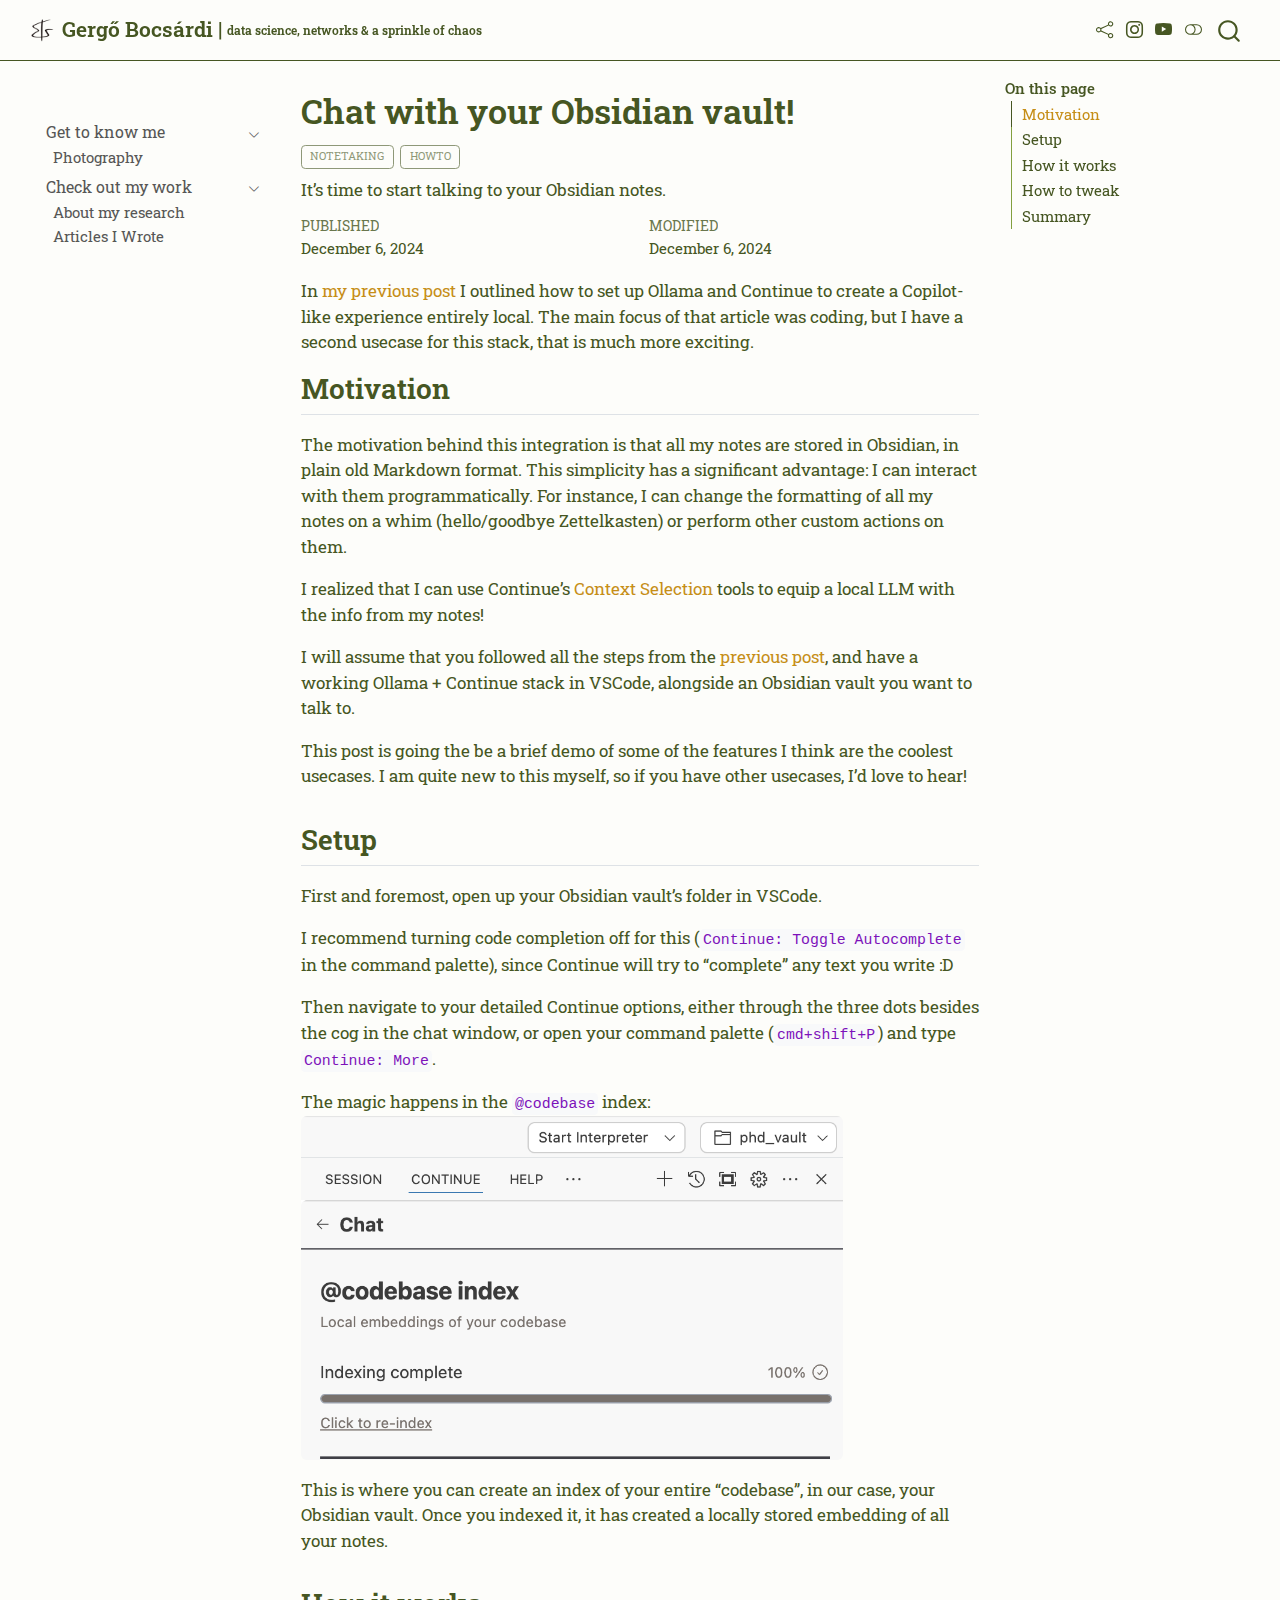
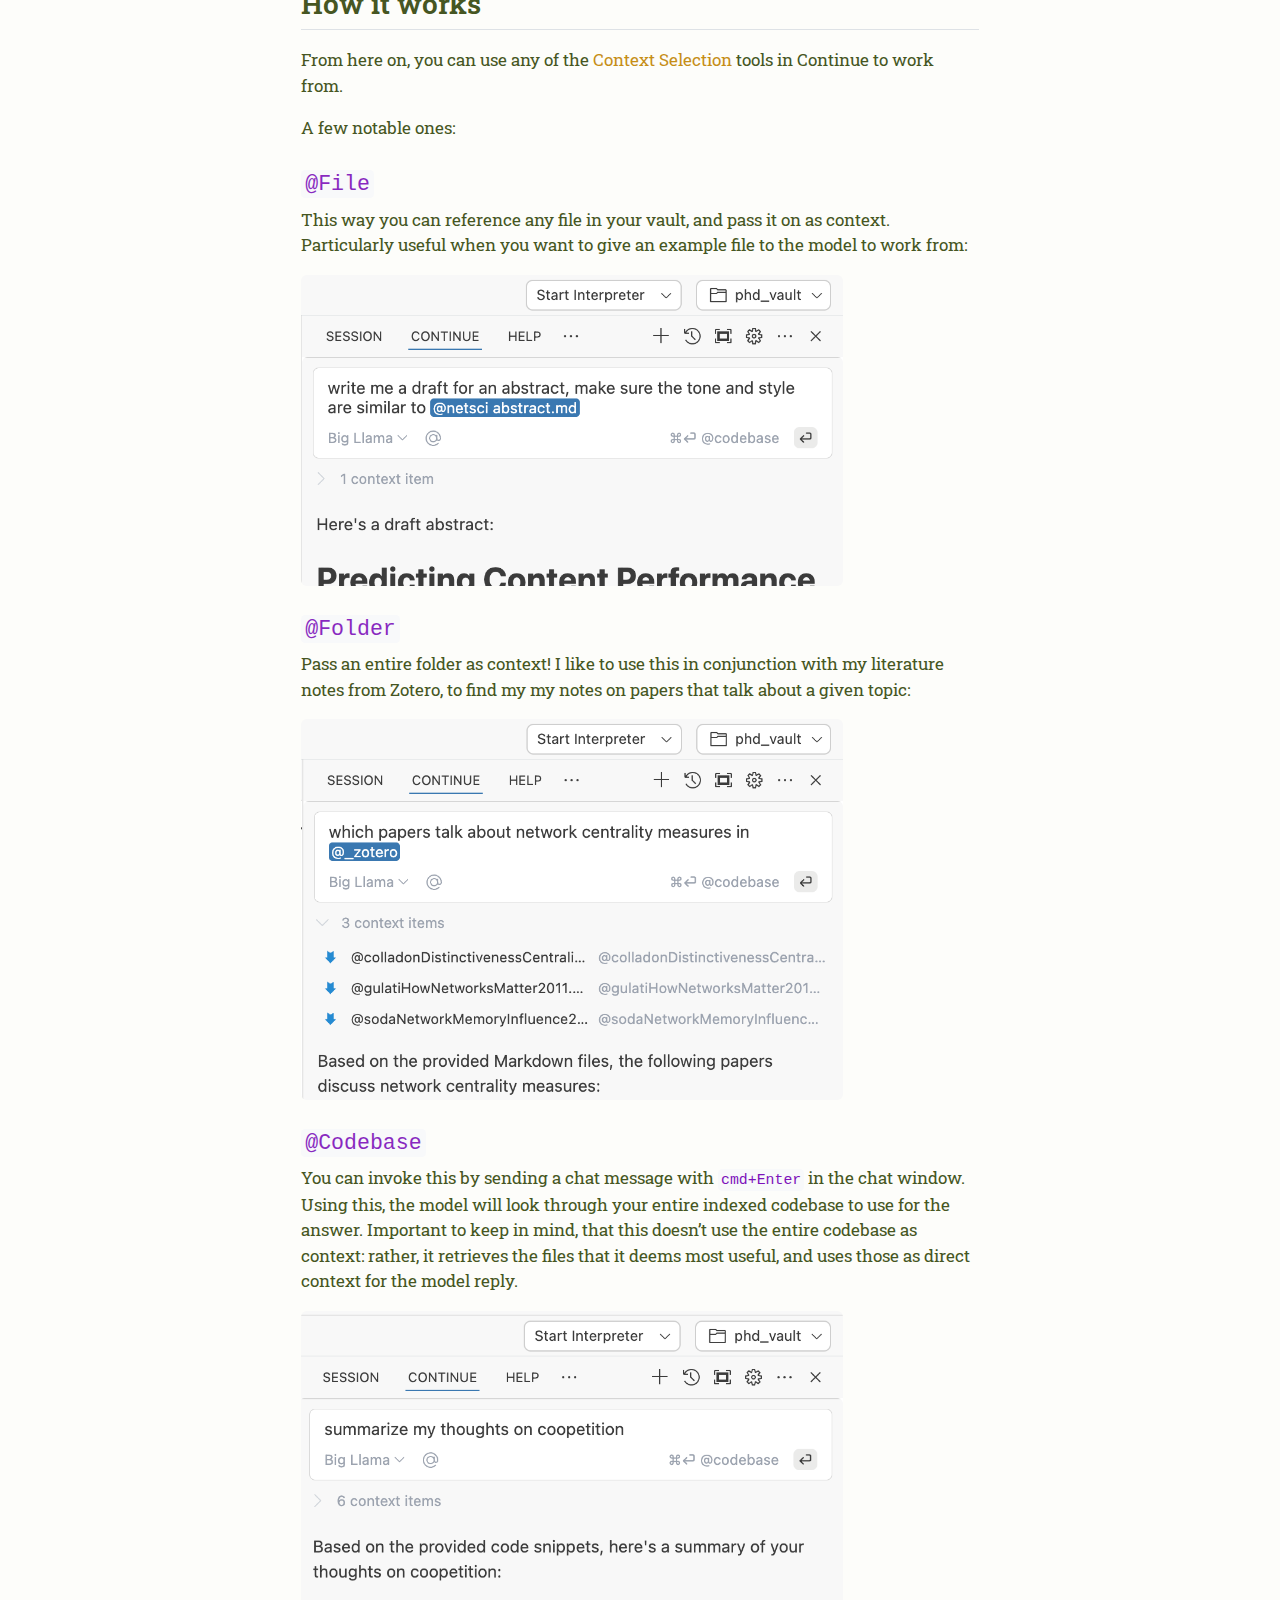
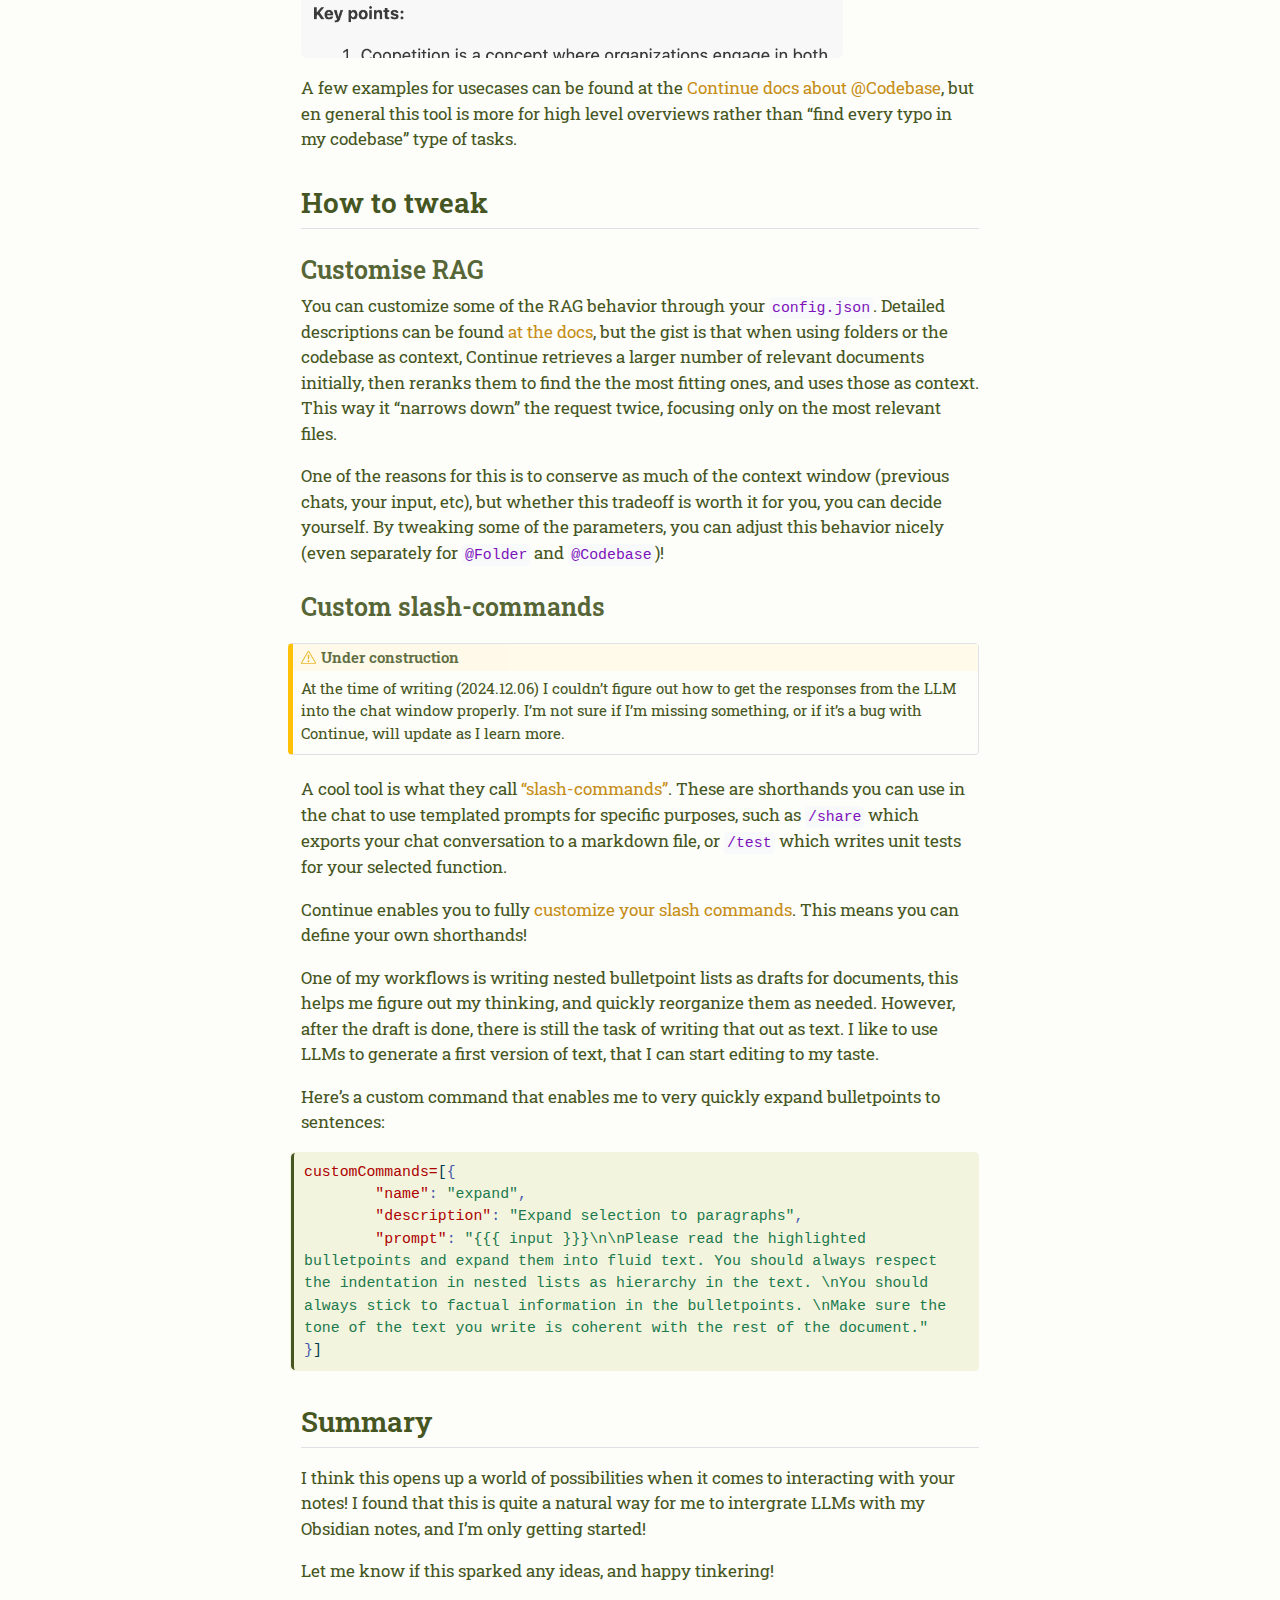
<file: posts/obsidian-ollama/index.html>
<!DOCTYPE html>
<html xmlns="http://www.w3.org/1999/xhtml" lang="en" xml:lang="en"><head>

<meta charset="utf-8">
<meta name="generator" content="quarto-1.6.36">

<meta name="viewport" content="width=device-width, initial-scale=1.0, user-scalable=yes">

<meta name="dcterms.date" content="2024-12-06">
<meta name="description" content="It’s time to start talking to your Obsidian notes.">

<title>Chat with your Obsidian vault! – Gergő Bocsárdi |   data science, networks &amp; a sprinkle of chaos  </title>
<style>
code{white-space: pre-wrap;}
span.smallcaps{font-variant: small-caps;}
div.columns{display: flex; gap: min(4vw, 1.5em);}
div.column{flex: auto; overflow-x: auto;}
div.hanging-indent{margin-left: 1.5em; text-indent: -1.5em;}
ul.task-list{list-style: none;}
ul.task-list li input[type="checkbox"] {
  width: 0.8em;
  margin: 0 0.8em 0.2em -1em; /* quarto-specific, see https://github.com/quarto-dev/quarto-cli/issues/4556 */ 
  vertical-align: middle;
}
/* CSS for syntax highlighting */
pre > code.sourceCode { white-space: pre; position: relative; }
pre > code.sourceCode > span { line-height: 1.25; }
pre > code.sourceCode > span:empty { height: 1.2em; }
.sourceCode { overflow: visible; }
code.sourceCode > span { color: inherit; text-decoration: inherit; }
div.sourceCode { margin: 1em 0; }
pre.sourceCode { margin: 0; }
@media screen {
div.sourceCode { overflow: auto; }
}
@media print {
pre > code.sourceCode { white-space: pre-wrap; }
pre > code.sourceCode > span { display: inline-block; text-indent: -5em; padding-left: 5em; }
}
pre.numberSource code
  { counter-reset: source-line 0; }
pre.numberSource code > span
  { position: relative; left: -4em; counter-increment: source-line; }
pre.numberSource code > span > a:first-child::before
  { content: counter(source-line);
    position: relative; left: -1em; text-align: right; vertical-align: baseline;
    border: none; display: inline-block;
    -webkit-touch-callout: none; -webkit-user-select: none;
    -khtml-user-select: none; -moz-user-select: none;
    -ms-user-select: none; user-select: none;
    padding: 0 4px; width: 4em;
  }
pre.numberSource { margin-left: 3em;  padding-left: 4px; }
div.sourceCode
  {   }
@media screen {
pre > code.sourceCode > span > a:first-child::before { text-decoration: underline; }
}
</style>


<script src="../../site_libs/quarto-nav/quarto-nav.js"></script>
<script src="../../site_libs/quarto-nav/headroom.min.js"></script>
<script src="../../site_libs/clipboard/clipboard.min.js"></script>
<script src="../../site_libs/quarto-search/autocomplete.umd.js"></script>
<script src="../../site_libs/quarto-search/fuse.min.js"></script>
<script src="../../site_libs/quarto-search/quarto-search.js"></script>
<meta name="quarto:offset" content="../../">
<link href="../../resources/logo.png" rel="icon" type="image/png">
<script src="../../site_libs/quarto-html/quarto.js"></script>
<script src="../../site_libs/quarto-html/popper.min.js"></script>
<script src="../../site_libs/quarto-html/tippy.umd.min.js"></script>
<script src="../../site_libs/quarto-html/anchor.min.js"></script>
<link href="../../site_libs/quarto-html/tippy.css" rel="stylesheet">
<link href="../../site_libs/quarto-html/quarto-syntax-highlighting-01c78b5cd655e4cd89133cf59d535862.css" rel="stylesheet" class="quarto-color-scheme" id="quarto-text-highlighting-styles">
<link href="../../site_libs/quarto-html/quarto-syntax-highlighting-dark-474c6d7e63be50eb6972897072b39b27.css" rel="prefetch" class="quarto-color-scheme quarto-color-alternate" id="quarto-text-highlighting-styles">
<script src="../../site_libs/bootstrap/bootstrap.min.js"></script>
<link href="../../site_libs/bootstrap/bootstrap-icons.css" rel="stylesheet">
<link href="../../site_libs/bootstrap/bootstrap-fb20edb3ef6f0ae111e897a6f63fba33.min.css" rel="stylesheet" append-hash="true" class="quarto-color-scheme" id="quarto-bootstrap" data-mode="light">
<link href="../../site_libs/bootstrap/bootstrap-dark-bb223144eaf9f803654af5abaa52b70d.min.css" rel="prefetch" append-hash="true" class="quarto-color-scheme quarto-color-alternate" id="quarto-bootstrap" data-mode="dark">
<script id="quarto-search-options" type="application/json">{
  "location": "navbar",
  "copy-button": false,
  "collapse-after": 3,
  "panel-placement": "end",
  "type": "overlay",
  "limit": 50,
  "keyboard-shortcut": [
    "f",
    "/",
    "s"
  ],
  "show-item-context": false,
  "language": {
    "search-no-results-text": "No results",
    "search-matching-documents-text": "matching documents",
    "search-copy-link-title": "Copy link to search",
    "search-hide-matches-text": "Hide additional matches",
    "search-more-match-text": "more match in this document",
    "search-more-matches-text": "more matches in this document",
    "search-clear-button-title": "Clear",
    "search-text-placeholder": "",
    "search-detached-cancel-button-title": "Cancel",
    "search-submit-button-title": "Submit",
    "search-label": "Search"
  }
}</script>
<link rel="preconnect" href="https://fonts.googleapis.com">
<link rel="preconnect" href="https://fonts.gstatic.com" crossorigin="">
<link href="https://fonts.googleapis.com/css2?family=Roboto+Mono:ital,wght@0,100..700;1,100..700&amp;family=Roboto+Slab:wght@100..900&amp;display=swap" rel="stylesheet">


<link rel="stylesheet" href="../../resources/style/styles.css">
</head>

<body class="nav-sidebar floating nav-fixed">

<div id="quarto-search-results"></div>
  <header id="quarto-header" class="headroom fixed-top">
    <nav class="navbar navbar-expand-lg " data-bs-theme="dark">
      <div class="navbar-container container-fluid">
      <div class="navbar-brand-container mx-auto">
    <a href="../../index.html" class="navbar-brand navbar-brand-logo">
    <img src="../../resources/logo.png" alt="" class="navbar-logo">
    </a>
    <a class="navbar-brand" href="../../index.html">
    <span class="navbar-title">Gergő Bocsárdi | <sub> <sup> data science, networks &amp; a sprinkle of chaos </sup> </sub></span>
    </a>
  </div>
        <div class="quarto-navbar-tools tools-wide tools-end">
    <a href="https://bsky.app/profile/agbocsardi.com" title="" class="quarto-navigation-tool px-1" aria-label=""><i class="bi bi-share"></i></a>
    <a href="https://www.instagram.com/gergo.jpeg/" title="" class="quarto-navigation-tool px-1" aria-label=""><i class="bi bi-instagram"></i></a>
    <a href="https://www.youtube.com/@agbocsardi" title="" class="quarto-navigation-tool px-1" aria-label=""><i class="bi bi-youtube"></i></a>
  <a href="" class="quarto-color-scheme-toggle quarto-navigation-tool  px-1" onclick="window.quartoToggleColorScheme(); return false;" title="Toggle dark mode"><i class="bi"></i></a>
</div>
          <div id="quarto-search" class="" title="Search"></div>
      </div> <!-- /container-fluid -->
    </nav>
  <nav class="quarto-secondary-nav">
    <div class="container-fluid d-flex">
      <button type="button" class="quarto-btn-toggle btn" data-bs-toggle="collapse" role="button" data-bs-target=".quarto-sidebar-collapse-item" aria-controls="quarto-sidebar" aria-expanded="false" aria-label="Toggle sidebar navigation" onclick="if (window.quartoToggleHeadroom) { window.quartoToggleHeadroom(); }">
        <i class="bi bi-layout-text-sidebar-reverse"></i>
      </button>
        <nav class="quarto-page-breadcrumbs" aria-label="breadcrumb"><ol class="breadcrumb"><li class="breadcrumb-item">Chat with your Obsidian vault!</li></ol></nav>
        <a class="flex-grow-1" role="navigation" data-bs-toggle="collapse" data-bs-target=".quarto-sidebar-collapse-item" aria-controls="quarto-sidebar" aria-expanded="false" aria-label="Toggle sidebar navigation" onclick="if (window.quartoToggleHeadroom) { window.quartoToggleHeadroom(); }">      
        </a>
      <button type="button" class="btn quarto-search-button" aria-label="Search" onclick="window.quartoOpenSearch();">
        <i class="bi bi-search"></i>
      </button>
    </div>
  </nav>
</header>
<!-- content -->
<div id="quarto-content" class="quarto-container page-columns page-rows-contents page-layout-article page-navbar">
<!-- sidebar -->
  <nav id="quarto-sidebar" class="sidebar collapse collapse-horizontal quarto-sidebar-collapse-item sidebar-navigation floating overflow-auto">
        <div class="mt-2 flex-shrink-0 align-items-center">
        <div class="sidebar-search">
        <div id="quarto-search" class="" title="Search"></div>
        </div>
        </div>
    <div class="sidebar-menu-container"> 
    <ul class="list-unstyled mt-1">
        <li class="sidebar-item sidebar-item-section">
      <div class="sidebar-item-container"> 
            <a class="sidebar-item-text sidebar-link text-start" data-bs-toggle="collapse" data-bs-target="#quarto-sidebar-section-1" role="navigation" aria-expanded="true">
 <span class="menu-text">Get to know me</span></a>
          <a class="sidebar-item-toggle text-start" data-bs-toggle="collapse" data-bs-target="#quarto-sidebar-section-1" role="navigation" aria-expanded="true" aria-label="Toggle section">
            <i class="bi bi-chevron-right ms-2"></i>
          </a> 
      </div>
      <ul id="quarto-sidebar-section-1" class="collapse list-unstyled sidebar-section depth1 show">  
          <li class="sidebar-item">
  <div class="sidebar-item-container"> 
  <a href="../../photography.html" class="sidebar-item-text sidebar-link">
 <span class="menu-text">Photography</span></a>
  </div>
</li>
      </ul>
  </li>
        <li class="sidebar-item sidebar-item-section">
      <div class="sidebar-item-container"> 
            <a class="sidebar-item-text sidebar-link text-start" data-bs-toggle="collapse" data-bs-target="#quarto-sidebar-section-2" role="navigation" aria-expanded="true">
 <span class="menu-text">Check out my work</span></a>
          <a class="sidebar-item-toggle text-start" data-bs-toggle="collapse" data-bs-target="#quarto-sidebar-section-2" role="navigation" aria-expanded="true" aria-label="Toggle section">
            <i class="bi bi-chevron-right ms-2"></i>
          </a> 
      </div>
      <ul id="quarto-sidebar-section-2" class="collapse list-unstyled sidebar-section depth1 show">  
          <li class="sidebar-item">
  <div class="sidebar-item-container"> 
  <a href="../../research.html" class="sidebar-item-text sidebar-link">
 <span class="menu-text">About my research</span></a>
  </div>
</li>
          <li class="sidebar-item">
  <div class="sidebar-item-container"> 
  <a href="../../blog.html" class="sidebar-item-text sidebar-link">
 <span class="menu-text">Articles I Wrote</span></a>
  </div>
</li>
      </ul>
  </li>
    </ul>
    </div>
</nav>
<div id="quarto-sidebar-glass" class="quarto-sidebar-collapse-item" data-bs-toggle="collapse" data-bs-target=".quarto-sidebar-collapse-item"></div>
<!-- margin-sidebar -->
    <div id="quarto-margin-sidebar" class="sidebar margin-sidebar">
        <nav id="TOC" role="doc-toc" class="toc-active">
    <h2 id="toc-title">On this page</h2>
   
  <ul>
  <li><a href="#motivation" id="toc-motivation" class="nav-link active" data-scroll-target="#motivation">Motivation</a></li>
  <li><a href="#setup" id="toc-setup" class="nav-link" data-scroll-target="#setup">Setup</a></li>
  <li><a href="#how-it-works" id="toc-how-it-works" class="nav-link" data-scroll-target="#how-it-works">How it works</a>
  <ul class="collapse">
  <li><a href="#file" id="toc-file" class="nav-link" data-scroll-target="#file"><code>@File</code></a></li>
  <li><a href="#folder" id="toc-folder" class="nav-link" data-scroll-target="#folder"><code>@Folder</code></a></li>
  <li><a href="#codebase" id="toc-codebase" class="nav-link" data-scroll-target="#codebase"><code>@Codebase</code></a></li>
  </ul></li>
  <li><a href="#how-to-tweak" id="toc-how-to-tweak" class="nav-link" data-scroll-target="#how-to-tweak">How to tweak</a>
  <ul class="collapse">
  <li><a href="#customise-rag" id="toc-customise-rag" class="nav-link" data-scroll-target="#customise-rag">Customise RAG</a></li>
  <li><a href="#custom-slash-commands" id="toc-custom-slash-commands" class="nav-link" data-scroll-target="#custom-slash-commands">Custom slash-commands</a></li>
  </ul></li>
  <li><a href="#summary" id="toc-summary" class="nav-link" data-scroll-target="#summary">Summary</a></li>
  </ul>
</nav>
    </div>
<!-- main -->
<main class="content" id="quarto-document-content">

<header id="title-block-header" class="quarto-title-block default">
<div class="quarto-title">
<h1 class="title">Chat with your Obsidian vault!</h1>
  <div class="quarto-categories">
    <div class="quarto-category">notetaking</div>
    <div class="quarto-category">howto</div>
  </div>
  </div>

<div>
  <div class="description">
    It’s time to start talking to your Obsidian notes.
  </div>
</div>


<div class="quarto-title-meta">

    
    <div>
    <div class="quarto-title-meta-heading">Published</div>
    <div class="quarto-title-meta-contents">
      <p class="date">December 6, 2024</p>
    </div>
  </div>
  
    <div>
    <div class="quarto-title-meta-heading">Modified</div>
    <div class="quarto-title-meta-contents">
      <p class="date-modified">December 6, 2024</p>
    </div>
  </div>
    
  </div>
  


</header>


<p>In <a href="../../posts/local-llms/index.html">my previous post</a> I outlined how to set up Ollama and Continue to create a Copilot-like experience entirely local. The main focus of that article was coding, but I have a second usecase for this stack, that is much more exciting.</p>
<section id="motivation" class="level2">
<h2 class="anchored" data-anchor-id="motivation">Motivation</h2>
<p>The motivation behind this integration is that all my notes are stored in Obsidian, in plain old Markdown format. This simplicity has a significant advantage: I can interact with them programmatically. For instance, I can change the formatting of all my notes on a whim (hello/goodbye Zettelkasten) or perform other custom actions on them.</p>
<p>I realized that I can use Continue’s <a href="https://docs.continue.dev/chat/context-selection">Context Selection</a> tools to equip a local LLM with the info from my notes!</p>
<p>I will assume that you followed all the steps from the <a href="../../posts/local-llms/index.html">previous post</a>, and have a working Ollama + Continue stack in VSCode, alongside an Obsidian vault you want to talk to.</p>
<p>This post is going the be a brief demo of some of the features I think are the coolest usecases. I am quite new to this myself, so if you have other usecases, I’d love to hear!</p>
</section>
<section id="setup" class="level2">
<h2 class="anchored" data-anchor-id="setup">Setup</h2>
<p>First and foremost, open up your Obsidian vault’s folder in VSCode.</p>
<p>I recommend turning code completion off for this (<code>Continue: Toggle Autocomplete</code> in the command palette), since Continue will try to “complete” any text you write :D</p>
<p>Then navigate to your detailed Continue options, either through the three dots besides the cog in the chat window, or open your command palette (<code>cmd+shift+P</code>) and type <code>Continue: More</code>.</p>
<p>The magic happens in the <code>@codebase</code> index: <img src="Ollama meets Obsidian-1.png" class="img-fluid" style="width:80.0%"></p>
<p>This is where you can create an index of your entire “codebase”, in our case, your Obsidian vault. Once you indexed it, it has created a locally stored embedding of all your notes.</p>
</section>
<section id="how-it-works" class="level2">
<h2 class="anchored" data-anchor-id="how-it-works">How it works</h2>
<p>From here on, you can use any of the <a href="https://docs.continue.dev/chat/context-selection">Context Selection</a> tools in Continue to work from.</p>
<p>A few notable ones:</p>
<section id="file" class="level3">
<h3 class="anchored" data-anchor-id="file"><code>@File</code></h3>
<p>This way you can reference any file in your vault, and pass it on as context. Particularly useful when you want to give an example file to the model to work from:</p>
<p><img src="Ollama meets Obsidian-2.png" class="img-fluid" style="width:80.0%"></p>
</section>
<section id="folder" class="level3">
<h3 class="anchored" data-anchor-id="folder"><code>@Folder</code></h3>
<p>Pass an entire folder as context! I like to use this in conjunction with my literature notes from Zotero, to find my my notes on papers that talk about a given topic:</p>
<p><img src="Ollama meets Obsidian-3.png" class="img-fluid" style="width:80.0%"></p>
</section>
<section id="codebase" class="level3">
<h3 class="anchored" data-anchor-id="codebase"><code>@Codebase</code></h3>
<p>You can invoke this by sending a chat message with <code>cmd+Enter</code> in the chat window. Using this, the model will look through your entire indexed codebase to use for the answer. Important to keep in mind, that this doesn’t use the entire codebase as context: rather, it retrieves the files that it deems most useful, and uses those as direct context for the model reply.</p>
<p><img src="Ollama meets Obsidian-4.png" class="img-fluid" style="width:80.0%"></p>
<p>A few examples for usecases can be found at the <a href="https://docs.continue.dev/customize/deep-dives/codebase">Continue docs about <span class="citation" data-cites="Codebase">@Codebase</span></a>, but en general this tool is more for high level overviews rather than “find every typo in my codebase” type of tasks.</p>
</section>
</section>
<section id="how-to-tweak" class="level2">
<h2 class="anchored" data-anchor-id="how-to-tweak">How to tweak</h2>
<section id="customise-rag" class="level3">
<h3 class="anchored" data-anchor-id="customise-rag">Customise RAG</h3>
<p>You can customize some of the RAG behavior through your <code>config.json</code>. Detailed descriptions can be found <a href="https://docs.continue.dev/customize/deep-dives/codebase#configuration">at the docs</a>, but the gist is that when using folders or the codebase as context, Continue retrieves a larger number of relevant documents initially, then reranks them to find the the most fitting ones, and uses those as context. This way it “narrows down” the request twice, focusing only on the most relevant files.</p>
<p>One of the reasons for this is to conserve as much of the context window (previous chats, your input, etc), but whether this tradeoff is worth it for you, you can decide yourself. By tweaking some of the parameters, you can adjust this behavior nicely (even separately for <code>@Folder</code> and <code>@Codebase</code>)!</p>
</section>
<section id="custom-slash-commands" class="level3">
<h3 class="anchored" data-anchor-id="custom-slash-commands">Custom slash-commands</h3>
<div class="callout callout-style-default callout-warning callout-titled">
<div class="callout-header d-flex align-content-center">
<div class="callout-icon-container">
<i class="callout-icon"></i>
</div>
<div class="callout-title-container flex-fill">
Under construction
</div>
</div>
<div class="callout-body-container callout-body">
<p>At the time of writing (2024.12.06) I couldn’t figure out how to get the responses from the LLM into the chat window properly. I’m not sure if I’m missing something, or if it’s a bug with Continue, will update as I learn more.</p>
</div>
</div>
<p>A cool tool is what they call <a href="https://docs.continue.dev/customize/slash-commands">“slash-commands”</a>. These are shorthands you can use in the chat to use templated prompts for specific purposes, such as <code>/share</code> which exports your chat conversation to a markdown file, or <code>/test</code> which writes unit tests for your selected function.</p>
<p>Continue enables you to fully <a href="https://docs.continue.dev/customize/slash-commands">customize your slash commands</a>. This means you can define your own shorthands!</p>
<p>One of my workflows is writing nested bulletpoint lists as drafts for documents, this helps me figure out my thinking, and quickly reorganize them as needed. However, after the draft is done, there is still the task of writing that out as text. I like to use LLMs to generate a first version of text, that I can start editing to my taste.</p>
<p>Here’s a custom command that enables me to very quickly expand bulletpoints to sentences:</p>
<div class="sourceCode" id="cb1"><pre class="sourceCode json code-with-copy"><code class="sourceCode json"><span id="cb1-1"><a href="#cb1-1" aria-hidden="true" tabindex="-1"></a><span class="er">customCommands=</span><span class="ot">[</span><span class="fu">{</span></span>
<span id="cb1-2"><a href="#cb1-2" aria-hidden="true" tabindex="-1"></a>        <span class="dt">"name"</span><span class="fu">:</span> <span class="st">"expand"</span><span class="fu">,</span></span>
<span id="cb1-3"><a href="#cb1-3" aria-hidden="true" tabindex="-1"></a>        <span class="dt">"description"</span><span class="fu">:</span> <span class="st">"Expand selection to paragraphs"</span><span class="fu">,</span></span>
<span id="cb1-4"><a href="#cb1-4" aria-hidden="true" tabindex="-1"></a>        <span class="dt">"prompt"</span><span class="fu">:</span> <span class="st">"{{{ input }}}</span><span class="ch">\n\n</span><span class="st">Please read the highlighted bulletpoints and expand them into fluid text. You should always respect the indentation in nested lists as hierarchy in the text. </span><span class="ch">\n</span><span class="st">You should always stick to factual information in the bulletpoints. </span><span class="ch">\n</span><span class="st">Make sure the tone of the text you write is coherent with the rest of the document."</span></span>
<span id="cb1-5"><a href="#cb1-5" aria-hidden="true" tabindex="-1"></a><span class="fu">}</span><span class="ot">]</span></span></code><button title="Copy to Clipboard" class="code-copy-button"><i class="bi"></i></button></pre></div>
</section>
</section>
<section id="summary" class="level2">
<h2 class="anchored" data-anchor-id="summary">Summary</h2>
<p>I think this opens up a world of possibilities when it comes to interacting with your notes! I found that this is quite a natural way for me to intergrate LLMs with my Obsidian notes, and I’m only getting started!</p>
<p>Let me know if this sparked any ideas, and happy tinkering!</p>


</section>

</main> <!-- /main -->
<script id="quarto-html-after-body" type="application/javascript">
window.document.addEventListener("DOMContentLoaded", function (event) {
  const toggleBodyColorMode = (bsSheetEl) => {
    const mode = bsSheetEl.getAttribute("data-mode");
    const bodyEl = window.document.querySelector("body");
    if (mode === "dark") {
      bodyEl.classList.add("quarto-dark");
      bodyEl.classList.remove("quarto-light");
    } else {
      bodyEl.classList.add("quarto-light");
      bodyEl.classList.remove("quarto-dark");
    }
  }
  const toggleBodyColorPrimary = () => {
    const bsSheetEl = window.document.querySelector("link#quarto-bootstrap");
    if (bsSheetEl) {
      toggleBodyColorMode(bsSheetEl);
    }
  }
  toggleBodyColorPrimary();  
  const disableStylesheet = (stylesheets) => {
    for (let i=0; i < stylesheets.length; i++) {
      const stylesheet = stylesheets[i];
      stylesheet.rel = 'prefetch';
    }
  }
  const enableStylesheet = (stylesheets) => {
    for (let i=0; i < stylesheets.length; i++) {
      const stylesheet = stylesheets[i];
      stylesheet.rel = 'stylesheet';
    }
  }
  const manageTransitions = (selector, allowTransitions) => {
    const els = window.document.querySelectorAll(selector);
    for (let i=0; i < els.length; i++) {
      const el = els[i];
      if (allowTransitions) {
        el.classList.remove('notransition');
      } else {
        el.classList.add('notransition');
      }
    }
  }
  const toggleGiscusIfUsed = (isAlternate, darkModeDefault) => {
    const baseTheme = document.querySelector('#giscus-base-theme')?.value ?? 'light';
    const alternateTheme = document.querySelector('#giscus-alt-theme')?.value ?? 'dark';
    let newTheme = '';
    if(darkModeDefault) {
      newTheme = isAlternate ? baseTheme : alternateTheme;
    } else {
      newTheme = isAlternate ? alternateTheme : baseTheme;
    }
    const changeGiscusTheme = () => {
      // From: https://github.com/giscus/giscus/issues/336
      const sendMessage = (message) => {
        const iframe = document.querySelector('iframe.giscus-frame');
        if (!iframe) return;
        iframe.contentWindow.postMessage({ giscus: message }, 'https://giscus.app');
      }
      sendMessage({
        setConfig: {
          theme: newTheme
        }
      });
    }
    const isGiscussLoaded = window.document.querySelector('iframe.giscus-frame') !== null;
    if (isGiscussLoaded) {
      changeGiscusTheme();
    }
  }
  const toggleColorMode = (alternate) => {
    // Switch the stylesheets
    const alternateStylesheets = window.document.querySelectorAll('link.quarto-color-scheme.quarto-color-alternate');
    manageTransitions('#quarto-margin-sidebar .nav-link', false);
    if (alternate) {
      enableStylesheet(alternateStylesheets);
      for (const sheetNode of alternateStylesheets) {
        if (sheetNode.id === "quarto-bootstrap") {
          toggleBodyColorMode(sheetNode);
        }
      }
    } else {
      disableStylesheet(alternateStylesheets);
      toggleBodyColorPrimary();
    }
    manageTransitions('#quarto-margin-sidebar .nav-link', true);
    // Switch the toggles
    const toggles = window.document.querySelectorAll('.quarto-color-scheme-toggle');
    for (let i=0; i < toggles.length; i++) {
      const toggle = toggles[i];
      if (toggle) {
        if (alternate) {
          toggle.classList.add("alternate");     
        } else {
          toggle.classList.remove("alternate");
        }
      }
    }
    // Hack to workaround the fact that safari doesn't
    // properly recolor the scrollbar when toggling (#1455)
    if (navigator.userAgent.indexOf('Safari') > 0 && navigator.userAgent.indexOf('Chrome') == -1) {
      manageTransitions("body", false);
      window.scrollTo(0, 1);
      setTimeout(() => {
        window.scrollTo(0, 0);
        manageTransitions("body", true);
      }, 40);  
    }
  }
  const isFileUrl = () => { 
    return window.location.protocol === 'file:';
  }
  const hasAlternateSentinel = () => {  
    let styleSentinel = getColorSchemeSentinel();
    if (styleSentinel !== null) {
      return styleSentinel === "alternate";
    } else {
      return false;
    }
  }
  const setStyleSentinel = (alternate) => {
    const value = alternate ? "alternate" : "default";
    if (!isFileUrl()) {
      window.localStorage.setItem("quarto-color-scheme", value);
    } else {
      localAlternateSentinel = value;
    }
  }
  const getColorSchemeSentinel = () => {
    if (!isFileUrl()) {
      const storageValue = window.localStorage.getItem("quarto-color-scheme");
      return storageValue != null ? storageValue : localAlternateSentinel;
    } else {
      return localAlternateSentinel;
    }
  }
  const darkModeDefault = false;
  let localAlternateSentinel = darkModeDefault ? 'alternate' : 'default';
  // Dark / light mode switch
  window.quartoToggleColorScheme = () => {
    // Read the current dark / light value 
    let toAlternate = !hasAlternateSentinel();
    toggleColorMode(toAlternate);
    setStyleSentinel(toAlternate);
    toggleGiscusIfUsed(toAlternate, darkModeDefault);
  };
  // Ensure there is a toggle, if there isn't float one in the top right
  if (window.document.querySelector('.quarto-color-scheme-toggle') === null) {
    const a = window.document.createElement('a');
    a.classList.add('top-right');
    a.classList.add('quarto-color-scheme-toggle');
    a.href = "";
    a.onclick = function() { try { window.quartoToggleColorScheme(); } catch {} return false; };
    const i = window.document.createElement("i");
    i.classList.add('bi');
    a.appendChild(i);
    window.document.body.appendChild(a);
  }
  // Switch to dark mode if need be
  if (hasAlternateSentinel()) {
    toggleColorMode(true);
  } else {
    toggleColorMode(false);
  }
  const icon = "";
  const anchorJS = new window.AnchorJS();
  anchorJS.options = {
    placement: 'right',
    icon: icon
  };
  anchorJS.add('.anchored');
  const isCodeAnnotation = (el) => {
    for (const clz of el.classList) {
      if (clz.startsWith('code-annotation-')) {                     
        return true;
      }
    }
    return false;
  }
  const onCopySuccess = function(e) {
    // button target
    const button = e.trigger;
    // don't keep focus
    button.blur();
    // flash "checked"
    button.classList.add('code-copy-button-checked');
    var currentTitle = button.getAttribute("title");
    button.setAttribute("title", "Copied!");
    let tooltip;
    if (window.bootstrap) {
      button.setAttribute("data-bs-toggle", "tooltip");
      button.setAttribute("data-bs-placement", "left");
      button.setAttribute("data-bs-title", "Copied!");
      tooltip = new bootstrap.Tooltip(button, 
        { trigger: "manual", 
          customClass: "code-copy-button-tooltip",
          offset: [0, -8]});
      tooltip.show();    
    }
    setTimeout(function() {
      if (tooltip) {
        tooltip.hide();
        button.removeAttribute("data-bs-title");
        button.removeAttribute("data-bs-toggle");
        button.removeAttribute("data-bs-placement");
      }
      button.setAttribute("title", currentTitle);
      button.classList.remove('code-copy-button-checked');
    }, 1000);
    // clear code selection
    e.clearSelection();
  }
  const getTextToCopy = function(trigger) {
      const codeEl = trigger.previousElementSibling.cloneNode(true);
      for (const childEl of codeEl.children) {
        if (isCodeAnnotation(childEl)) {
          childEl.remove();
        }
      }
      return codeEl.innerText;
  }
  const clipboard = new window.ClipboardJS('.code-copy-button:not([data-in-quarto-modal])', {
    text: getTextToCopy
  });
  clipboard.on('success', onCopySuccess);
  if (window.document.getElementById('quarto-embedded-source-code-modal')) {
    const clipboardModal = new window.ClipboardJS('.code-copy-button[data-in-quarto-modal]', {
      text: getTextToCopy,
      container: window.document.getElementById('quarto-embedded-source-code-modal')
    });
    clipboardModal.on('success', onCopySuccess);
  }
    var localhostRegex = new RegExp(/^(?:http|https):\/\/localhost\:?[0-9]*\//);
    var mailtoRegex = new RegExp(/^mailto:/);
      var filterRegex = new RegExp("https:\/\/agbocsardi\.github\.io\/personal_website\/");
    var isInternal = (href) => {
        return filterRegex.test(href) || localhostRegex.test(href) || mailtoRegex.test(href);
    }
    // Inspect non-navigation links and adorn them if external
 	var links = window.document.querySelectorAll('a[href]:not(.nav-link):not(.navbar-brand):not(.toc-action):not(.sidebar-link):not(.sidebar-item-toggle):not(.pagination-link):not(.no-external):not([aria-hidden]):not(.dropdown-item):not(.quarto-navigation-tool):not(.about-link)');
    for (var i=0; i<links.length; i++) {
      const link = links[i];
      if (!isInternal(link.href)) {
        // undo the damage that might have been done by quarto-nav.js in the case of
        // links that we want to consider external
        if (link.dataset.originalHref !== undefined) {
          link.href = link.dataset.originalHref;
        }
      }
    }
  function tippyHover(el, contentFn, onTriggerFn, onUntriggerFn) {
    const config = {
      allowHTML: true,
      maxWidth: 500,
      delay: 100,
      arrow: false,
      appendTo: function(el) {
          return el.parentElement;
      },
      interactive: true,
      interactiveBorder: 10,
      theme: 'quarto',
      placement: 'bottom-start',
    };
    if (contentFn) {
      config.content = contentFn;
    }
    if (onTriggerFn) {
      config.onTrigger = onTriggerFn;
    }
    if (onUntriggerFn) {
      config.onUntrigger = onUntriggerFn;
    }
    window.tippy(el, config); 
  }
  const noterefs = window.document.querySelectorAll('a[role="doc-noteref"]');
  for (var i=0; i<noterefs.length; i++) {
    const ref = noterefs[i];
    tippyHover(ref, function() {
      // use id or data attribute instead here
      let href = ref.getAttribute('data-footnote-href') || ref.getAttribute('href');
      try { href = new URL(href).hash; } catch {}
      const id = href.replace(/^#\/?/, "");
      const note = window.document.getElementById(id);
      if (note) {
        return note.innerHTML;
      } else {
        return "";
      }
    });
  }
  const xrefs = window.document.querySelectorAll('a.quarto-xref');
  const processXRef = (id, note) => {
    // Strip column container classes
    const stripColumnClz = (el) => {
      el.classList.remove("page-full", "page-columns");
      if (el.children) {
        for (const child of el.children) {
          stripColumnClz(child);
        }
      }
    }
    stripColumnClz(note)
    if (id === null || id.startsWith('sec-')) {
      // Special case sections, only their first couple elements
      const container = document.createElement("div");
      if (note.children && note.children.length > 2) {
        container.appendChild(note.children[0].cloneNode(true));
        for (let i = 1; i < note.children.length; i++) {
          const child = note.children[i];
          if (child.tagName === "P" && child.innerText === "") {
            continue;
          } else {
            container.appendChild(child.cloneNode(true));
            break;
          }
        }
        if (window.Quarto?.typesetMath) {
          window.Quarto.typesetMath(container);
        }
        return container.innerHTML
      } else {
        if (window.Quarto?.typesetMath) {
          window.Quarto.typesetMath(note);
        }
        return note.innerHTML;
      }
    } else {
      // Remove any anchor links if they are present
      const anchorLink = note.querySelector('a.anchorjs-link');
      if (anchorLink) {
        anchorLink.remove();
      }
      if (window.Quarto?.typesetMath) {
        window.Quarto.typesetMath(note);
      }
      if (note.classList.contains("callout")) {
        return note.outerHTML;
      } else {
        return note.innerHTML;
      }
    }
  }
  for (var i=0; i<xrefs.length; i++) {
    const xref = xrefs[i];
    tippyHover(xref, undefined, function(instance) {
      instance.disable();
      let url = xref.getAttribute('href');
      let hash = undefined; 
      if (url.startsWith('#')) {
        hash = url;
      } else {
        try { hash = new URL(url).hash; } catch {}
      }
      if (hash) {
        const id = hash.replace(/^#\/?/, "");
        const note = window.document.getElementById(id);
        if (note !== null) {
          try {
            const html = processXRef(id, note.cloneNode(true));
            instance.setContent(html);
          } finally {
            instance.enable();
            instance.show();
          }
        } else {
          // See if we can fetch this
          fetch(url.split('#')[0])
          .then(res => res.text())
          .then(html => {
            const parser = new DOMParser();
            const htmlDoc = parser.parseFromString(html, "text/html");
            const note = htmlDoc.getElementById(id);
            if (note !== null) {
              const html = processXRef(id, note);
              instance.setContent(html);
            } 
          }).finally(() => {
            instance.enable();
            instance.show();
          });
        }
      } else {
        // See if we can fetch a full url (with no hash to target)
        // This is a special case and we should probably do some content thinning / targeting
        fetch(url)
        .then(res => res.text())
        .then(html => {
          const parser = new DOMParser();
          const htmlDoc = parser.parseFromString(html, "text/html");
          const note = htmlDoc.querySelector('main.content');
          if (note !== null) {
            // This should only happen for chapter cross references
            // (since there is no id in the URL)
            // remove the first header
            if (note.children.length > 0 && note.children[0].tagName === "HEADER") {
              note.children[0].remove();
            }
            const html = processXRef(null, note);
            instance.setContent(html);
          } 
        }).finally(() => {
          instance.enable();
          instance.show();
        });
      }
    }, function(instance) {
    });
  }
      let selectedAnnoteEl;
      const selectorForAnnotation = ( cell, annotation) => {
        let cellAttr = 'data-code-cell="' + cell + '"';
        let lineAttr = 'data-code-annotation="' +  annotation + '"';
        const selector = 'span[' + cellAttr + '][' + lineAttr + ']';
        return selector;
      }
      const selectCodeLines = (annoteEl) => {
        const doc = window.document;
        const targetCell = annoteEl.getAttribute("data-target-cell");
        const targetAnnotation = annoteEl.getAttribute("data-target-annotation");
        const annoteSpan = window.document.querySelector(selectorForAnnotation(targetCell, targetAnnotation));
        const lines = annoteSpan.getAttribute("data-code-lines").split(",");
        const lineIds = lines.map((line) => {
          return targetCell + "-" + line;
        })
        let top = null;
        let height = null;
        let parent = null;
        if (lineIds.length > 0) {
            //compute the position of the single el (top and bottom and make a div)
            const el = window.document.getElementById(lineIds[0]);
            top = el.offsetTop;
            height = el.offsetHeight;
            parent = el.parentElement.parentElement;
          if (lineIds.length > 1) {
            const lastEl = window.document.getElementById(lineIds[lineIds.length - 1]);
            const bottom = lastEl.offsetTop + lastEl.offsetHeight;
            height = bottom - top;
          }
          if (top !== null && height !== null && parent !== null) {
            // cook up a div (if necessary) and position it 
            let div = window.document.getElementById("code-annotation-line-highlight");
            if (div === null) {
              div = window.document.createElement("div");
              div.setAttribute("id", "code-annotation-line-highlight");
              div.style.position = 'absolute';
              parent.appendChild(div);
            }
            div.style.top = top - 2 + "px";
            div.style.height = height + 4 + "px";
            div.style.left = 0;
            let gutterDiv = window.document.getElementById("code-annotation-line-highlight-gutter");
            if (gutterDiv === null) {
              gutterDiv = window.document.createElement("div");
              gutterDiv.setAttribute("id", "code-annotation-line-highlight-gutter");
              gutterDiv.style.position = 'absolute';
              const codeCell = window.document.getElementById(targetCell);
              const gutter = codeCell.querySelector('.code-annotation-gutter');
              gutter.appendChild(gutterDiv);
            }
            gutterDiv.style.top = top - 2 + "px";
            gutterDiv.style.height = height + 4 + "px";
          }
          selectedAnnoteEl = annoteEl;
        }
      };
      const unselectCodeLines = () => {
        const elementsIds = ["code-annotation-line-highlight", "code-annotation-line-highlight-gutter"];
        elementsIds.forEach((elId) => {
          const div = window.document.getElementById(elId);
          if (div) {
            div.remove();
          }
        });
        selectedAnnoteEl = undefined;
      };
        // Handle positioning of the toggle
    window.addEventListener(
      "resize",
      throttle(() => {
        elRect = undefined;
        if (selectedAnnoteEl) {
          selectCodeLines(selectedAnnoteEl);
        }
      }, 10)
    );
    function throttle(fn, ms) {
    let throttle = false;
    let timer;
      return (...args) => {
        if(!throttle) { // first call gets through
            fn.apply(this, args);
            throttle = true;
        } else { // all the others get throttled
            if(timer) clearTimeout(timer); // cancel #2
            timer = setTimeout(() => {
              fn.apply(this, args);
              timer = throttle = false;
            }, ms);
        }
      };
    }
      // Attach click handler to the DT
      const annoteDls = window.document.querySelectorAll('dt[data-target-cell]');
      for (const annoteDlNode of annoteDls) {
        annoteDlNode.addEventListener('click', (event) => {
          const clickedEl = event.target;
          if (clickedEl !== selectedAnnoteEl) {
            unselectCodeLines();
            const activeEl = window.document.querySelector('dt[data-target-cell].code-annotation-active');
            if (activeEl) {
              activeEl.classList.remove('code-annotation-active');
            }
            selectCodeLines(clickedEl);
            clickedEl.classList.add('code-annotation-active');
          } else {
            // Unselect the line
            unselectCodeLines();
            clickedEl.classList.remove('code-annotation-active');
          }
        });
      }
  const findCites = (el) => {
    const parentEl = el.parentElement;
    if (parentEl) {
      const cites = parentEl.dataset.cites;
      if (cites) {
        return {
          el,
          cites: cites.split(' ')
        };
      } else {
        return findCites(el.parentElement)
      }
    } else {
      return undefined;
    }
  };
  var bibliorefs = window.document.querySelectorAll('a[role="doc-biblioref"]');
  for (var i=0; i<bibliorefs.length; i++) {
    const ref = bibliorefs[i];
    const citeInfo = findCites(ref);
    if (citeInfo) {
      tippyHover(citeInfo.el, function() {
        var popup = window.document.createElement('div');
        citeInfo.cites.forEach(function(cite) {
          var citeDiv = window.document.createElement('div');
          citeDiv.classList.add('hanging-indent');
          citeDiv.classList.add('csl-entry');
          var biblioDiv = window.document.getElementById('ref-' + cite);
          if (biblioDiv) {
            citeDiv.innerHTML = biblioDiv.innerHTML;
          }
          popup.appendChild(citeDiv);
        });
        return popup.innerHTML;
      });
    }
  }
});
</script>
</div> <!-- /content -->




</body></html>
</file>
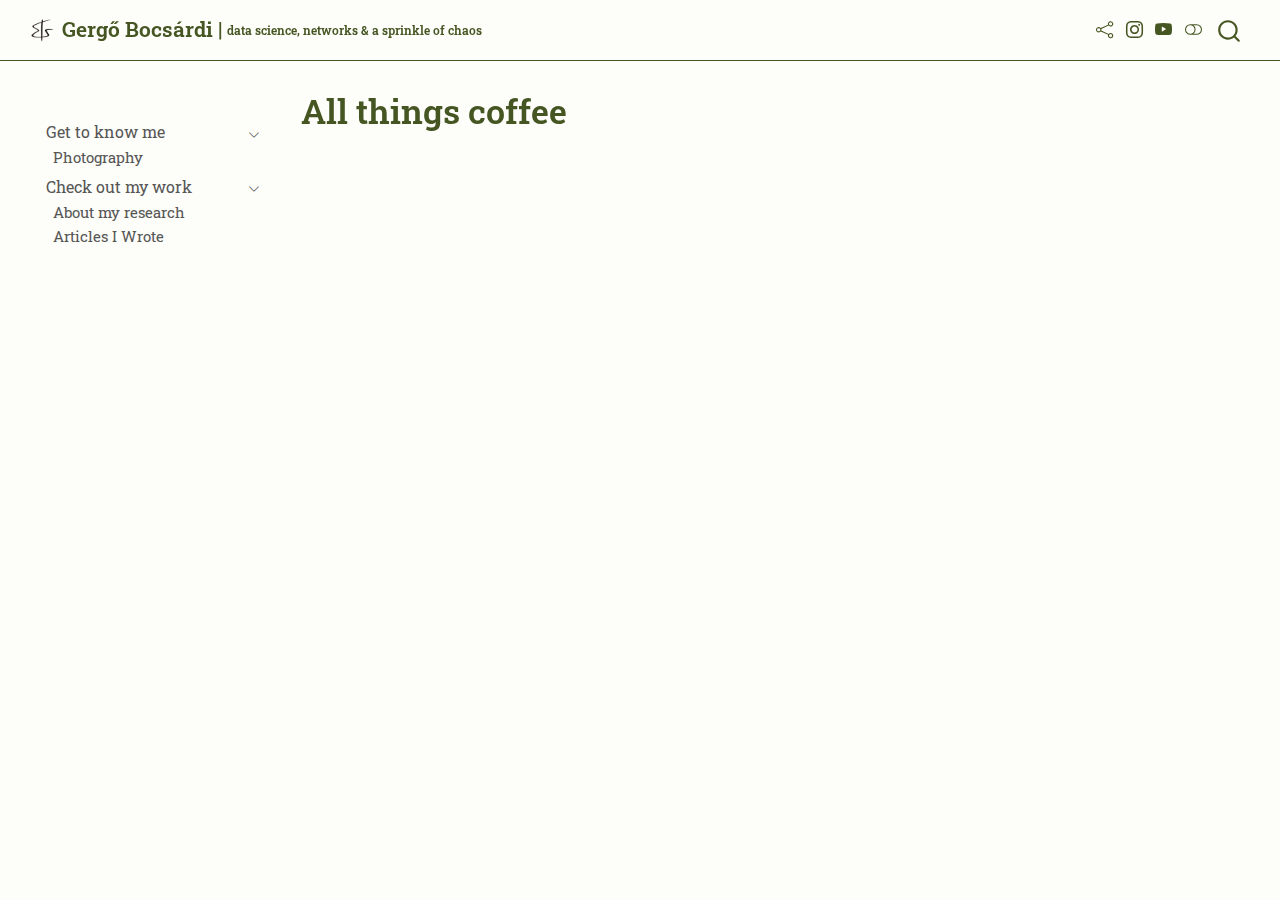
<file: coffee.html>
<!DOCTYPE html>
<html xmlns="http://www.w3.org/1999/xhtml" lang="en" xml:lang="en"><head>

<meta charset="utf-8">
<meta name="generator" content="quarto-1.6.36">

<meta name="viewport" content="width=device-width, initial-scale=1.0, user-scalable=yes">


<title>All things coffee – Gergő Bocsárdi |   data science, networks &amp; a sprinkle of chaos  </title>
<style>
code{white-space: pre-wrap;}
span.smallcaps{font-variant: small-caps;}
div.columns{display: flex; gap: min(4vw, 1.5em);}
div.column{flex: auto; overflow-x: auto;}
div.hanging-indent{margin-left: 1.5em; text-indent: -1.5em;}
ul.task-list{list-style: none;}
ul.task-list li input[type="checkbox"] {
  width: 0.8em;
  margin: 0 0.8em 0.2em -1em; /* quarto-specific, see https://github.com/quarto-dev/quarto-cli/issues/4556 */ 
  vertical-align: middle;
}
</style>


<script src="site_libs/quarto-nav/quarto-nav.js"></script>
<script src="site_libs/quarto-nav/headroom.min.js"></script>
<script src="site_libs/clipboard/clipboard.min.js"></script>
<script src="site_libs/quarto-search/autocomplete.umd.js"></script>
<script src="site_libs/quarto-search/fuse.min.js"></script>
<script src="site_libs/quarto-search/quarto-search.js"></script>
<meta name="quarto:offset" content="./">
<link href="./resources/logo.png" rel="icon" type="image/png">
<script src="site_libs/quarto-html/quarto.js"></script>
<script src="site_libs/quarto-html/popper.min.js"></script>
<script src="site_libs/quarto-html/tippy.umd.min.js"></script>
<script src="site_libs/quarto-html/anchor.min.js"></script>
<link href="site_libs/quarto-html/tippy.css" rel="stylesheet">
<link href="site_libs/quarto-html/quarto-syntax-highlighting-01c78b5cd655e4cd89133cf59d535862.css" rel="stylesheet" class="quarto-color-scheme" id="quarto-text-highlighting-styles">
<link href="site_libs/quarto-html/quarto-syntax-highlighting-dark-474c6d7e63be50eb6972897072b39b27.css" rel="prefetch" class="quarto-color-scheme quarto-color-alternate" id="quarto-text-highlighting-styles">
<script src="site_libs/bootstrap/bootstrap.min.js"></script>
<link href="site_libs/bootstrap/bootstrap-icons.css" rel="stylesheet">
<link href="site_libs/bootstrap/bootstrap-1619497a8a70fe4415a6e5bd2f34c5bf.min.css" rel="stylesheet" append-hash="true" class="quarto-color-scheme" id="quarto-bootstrap" data-mode="light">
<link href="site_libs/bootstrap/bootstrap-dark-d05bf6df5175d0211de05c0b9843d977.min.css" rel="prefetch" append-hash="true" class="quarto-color-scheme quarto-color-alternate" id="quarto-bootstrap" data-mode="dark">
<script id="quarto-search-options" type="application/json">{
  "location": "navbar",
  "copy-button": false,
  "collapse-after": 3,
  "panel-placement": "end",
  "type": "overlay",
  "limit": 50,
  "keyboard-shortcut": [
    "f",
    "/",
    "s"
  ],
  "show-item-context": false,
  "language": {
    "search-no-results-text": "No results",
    "search-matching-documents-text": "matching documents",
    "search-copy-link-title": "Copy link to search",
    "search-hide-matches-text": "Hide additional matches",
    "search-more-match-text": "more match in this document",
    "search-more-matches-text": "more matches in this document",
    "search-clear-button-title": "Clear",
    "search-text-placeholder": "",
    "search-detached-cancel-button-title": "Cancel",
    "search-submit-button-title": "Submit",
    "search-label": "Search"
  }
}</script>
<link rel="preconnect" href="https://fonts.googleapis.com">
<link rel="preconnect" href="https://fonts.gstatic.com" crossorigin="">
<link href="https://fonts.googleapis.com/css2?family=Roboto+Mono:ital,wght@0,100..700;1,100..700&amp;family=Roboto+Slab:wght@100..900&amp;display=swap" rel="stylesheet">


<link rel="stylesheet" href="resources/style/styles.css">
</head>

<body class="nav-sidebar floating nav-fixed">

<div id="quarto-search-results"></div>
  <header id="quarto-header" class="headroom fixed-top">
    <nav class="navbar navbar-expand-lg " data-bs-theme="dark">
      <div class="navbar-container container-fluid">
      <div class="navbar-brand-container mx-auto">
    <a href="./index.html" class="navbar-brand navbar-brand-logo">
    <img src="./resources/logo.png" alt="" class="navbar-logo">
    </a>
    <a class="navbar-brand" href="./index.html">
    <span class="navbar-title">Gergő Bocsárdi | <sub> <sup> data science, networks &amp; a sprinkle of chaos </sup> </sub></span>
    </a>
  </div>
        <div class="quarto-navbar-tools tools-wide tools-end">
    <a href="https://bsky.app/profile/agbocsardi.com" title="" class="quarto-navigation-tool px-1" aria-label=""><i class="bi bi-share"></i></a>
    <a href="https://www.instagram.com/gergo.jpeg/" title="" class="quarto-navigation-tool px-1" aria-label=""><i class="bi bi-instagram"></i></a>
    <a href="https://www.youtube.com/@agbocsardi" title="" class="quarto-navigation-tool px-1" aria-label=""><i class="bi bi-youtube"></i></a>
  <a href="" class="quarto-color-scheme-toggle quarto-navigation-tool  px-1" onclick="window.quartoToggleColorScheme(); return false;" title="Toggle dark mode"><i class="bi"></i></a>
</div>
          <div id="quarto-search" class="" title="Search"></div>
      </div> <!-- /container-fluid -->
    </nav>
  <nav class="quarto-secondary-nav">
    <div class="container-fluid d-flex">
      <button type="button" class="quarto-btn-toggle btn" data-bs-toggle="collapse" role="button" data-bs-target=".quarto-sidebar-collapse-item" aria-controls="quarto-sidebar" aria-expanded="false" aria-label="Toggle sidebar navigation" onclick="if (window.quartoToggleHeadroom) { window.quartoToggleHeadroom(); }">
        <i class="bi bi-layout-text-sidebar-reverse"></i>
      </button>
        <nav class="quarto-page-breadcrumbs" aria-label="breadcrumb"><ol class="breadcrumb"><li class="breadcrumb-item">All things coffee</li></ol></nav>
        <a class="flex-grow-1" role="navigation" data-bs-toggle="collapse" data-bs-target=".quarto-sidebar-collapse-item" aria-controls="quarto-sidebar" aria-expanded="false" aria-label="Toggle sidebar navigation" onclick="if (window.quartoToggleHeadroom) { window.quartoToggleHeadroom(); }">      
        </a>
      <button type="button" class="btn quarto-search-button" aria-label="Search" onclick="window.quartoOpenSearch();">
        <i class="bi bi-search"></i>
      </button>
    </div>
  </nav>
</header>
<!-- content -->
<div id="quarto-content" class="quarto-container page-columns page-rows-contents page-layout-article page-navbar">
<!-- sidebar -->
  <nav id="quarto-sidebar" class="sidebar collapse collapse-horizontal quarto-sidebar-collapse-item sidebar-navigation floating overflow-auto">
        <div class="mt-2 flex-shrink-0 align-items-center">
        <div class="sidebar-search">
        <div id="quarto-search" class="" title="Search"></div>
        </div>
        </div>
    <div class="sidebar-menu-container"> 
    <ul class="list-unstyled mt-1">
        <li class="sidebar-item sidebar-item-section">
      <div class="sidebar-item-container"> 
            <a class="sidebar-item-text sidebar-link text-start" data-bs-toggle="collapse" data-bs-target="#quarto-sidebar-section-1" role="navigation" aria-expanded="true">
 <span class="menu-text">Get to know me</span></a>
          <a class="sidebar-item-toggle text-start" data-bs-toggle="collapse" data-bs-target="#quarto-sidebar-section-1" role="navigation" aria-expanded="true" aria-label="Toggle section">
            <i class="bi bi-chevron-right ms-2"></i>
          </a> 
      </div>
      <ul id="quarto-sidebar-section-1" class="collapse list-unstyled sidebar-section depth1 show">  
          <li class="sidebar-item">
  <div class="sidebar-item-container"> 
  <a href="./photography.html" class="sidebar-item-text sidebar-link">
 <span class="menu-text">Photography</span></a>
  </div>
</li>
      </ul>
  </li>
        <li class="sidebar-item sidebar-item-section">
      <div class="sidebar-item-container"> 
            <a class="sidebar-item-text sidebar-link text-start" data-bs-toggle="collapse" data-bs-target="#quarto-sidebar-section-2" role="navigation" aria-expanded="true">
 <span class="menu-text">Check out my work</span></a>
          <a class="sidebar-item-toggle text-start" data-bs-toggle="collapse" data-bs-target="#quarto-sidebar-section-2" role="navigation" aria-expanded="true" aria-label="Toggle section">
            <i class="bi bi-chevron-right ms-2"></i>
          </a> 
      </div>
      <ul id="quarto-sidebar-section-2" class="collapse list-unstyled sidebar-section depth1 show">  
          <li class="sidebar-item">
  <div class="sidebar-item-container"> 
  <a href="./research.html" class="sidebar-item-text sidebar-link">
 <span class="menu-text">About my research</span></a>
  </div>
</li>
          <li class="sidebar-item">
  <div class="sidebar-item-container"> 
  <a href="./blog.html" class="sidebar-item-text sidebar-link">
 <span class="menu-text">Articles I Wrote</span></a>
  </div>
</li>
      </ul>
  </li>
    </ul>
    </div>
</nav>
<div id="quarto-sidebar-glass" class="quarto-sidebar-collapse-item" data-bs-toggle="collapse" data-bs-target=".quarto-sidebar-collapse-item"></div>
<!-- margin-sidebar -->
    <div id="quarto-margin-sidebar" class="sidebar margin-sidebar zindex-bottom">
        
    </div>
<!-- main -->
<main class="content" id="quarto-document-content">

<header id="title-block-header" class="quarto-title-block default">
<div class="quarto-title">
<h1 class="title">All things coffee</h1>
</div>



<div class="quarto-title-meta">

    
  
    
  </div>
  


</header>





</main> <!-- /main -->
<script id="quarto-html-after-body" type="application/javascript">
window.document.addEventListener("DOMContentLoaded", function (event) {
  const toggleBodyColorMode = (bsSheetEl) => {
    const mode = bsSheetEl.getAttribute("data-mode");
    const bodyEl = window.document.querySelector("body");
    if (mode === "dark") {
      bodyEl.classList.add("quarto-dark");
      bodyEl.classList.remove("quarto-light");
    } else {
      bodyEl.classList.add("quarto-light");
      bodyEl.classList.remove("quarto-dark");
    }
  }
  const toggleBodyColorPrimary = () => {
    const bsSheetEl = window.document.querySelector("link#quarto-bootstrap");
    if (bsSheetEl) {
      toggleBodyColorMode(bsSheetEl);
    }
  }
  toggleBodyColorPrimary();  
  const disableStylesheet = (stylesheets) => {
    for (let i=0; i < stylesheets.length; i++) {
      const stylesheet = stylesheets[i];
      stylesheet.rel = 'prefetch';
    }
  }
  const enableStylesheet = (stylesheets) => {
    for (let i=0; i < stylesheets.length; i++) {
      const stylesheet = stylesheets[i];
      stylesheet.rel = 'stylesheet';
    }
  }
  const manageTransitions = (selector, allowTransitions) => {
    const els = window.document.querySelectorAll(selector);
    for (let i=0; i < els.length; i++) {
      const el = els[i];
      if (allowTransitions) {
        el.classList.remove('notransition');
      } else {
        el.classList.add('notransition');
      }
    }
  }
  const toggleGiscusIfUsed = (isAlternate, darkModeDefault) => {
    const baseTheme = document.querySelector('#giscus-base-theme')?.value ?? 'light';
    const alternateTheme = document.querySelector('#giscus-alt-theme')?.value ?? 'dark';
    let newTheme = '';
    if(darkModeDefault) {
      newTheme = isAlternate ? baseTheme : alternateTheme;
    } else {
      newTheme = isAlternate ? alternateTheme : baseTheme;
    }
    const changeGiscusTheme = () => {
      // From: https://github.com/giscus/giscus/issues/336
      const sendMessage = (message) => {
        const iframe = document.querySelector('iframe.giscus-frame');
        if (!iframe) return;
        iframe.contentWindow.postMessage({ giscus: message }, 'https://giscus.app');
      }
      sendMessage({
        setConfig: {
          theme: newTheme
        }
      });
    }
    const isGiscussLoaded = window.document.querySelector('iframe.giscus-frame') !== null;
    if (isGiscussLoaded) {
      changeGiscusTheme();
    }
  }
  const toggleColorMode = (alternate) => {
    // Switch the stylesheets
    const alternateStylesheets = window.document.querySelectorAll('link.quarto-color-scheme.quarto-color-alternate');
    manageTransitions('#quarto-margin-sidebar .nav-link', false);
    if (alternate) {
      enableStylesheet(alternateStylesheets);
      for (const sheetNode of alternateStylesheets) {
        if (sheetNode.id === "quarto-bootstrap") {
          toggleBodyColorMode(sheetNode);
        }
      }
    } else {
      disableStylesheet(alternateStylesheets);
      toggleBodyColorPrimary();
    }
    manageTransitions('#quarto-margin-sidebar .nav-link', true);
    // Switch the toggles
    const toggles = window.document.querySelectorAll('.quarto-color-scheme-toggle');
    for (let i=0; i < toggles.length; i++) {
      const toggle = toggles[i];
      if (toggle) {
        if (alternate) {
          toggle.classList.add("alternate");     
        } else {
          toggle.classList.remove("alternate");
        }
      }
    }
    // Hack to workaround the fact that safari doesn't
    // properly recolor the scrollbar when toggling (#1455)
    if (navigator.userAgent.indexOf('Safari') > 0 && navigator.userAgent.indexOf('Chrome') == -1) {
      manageTransitions("body", false);
      window.scrollTo(0, 1);
      setTimeout(() => {
        window.scrollTo(0, 0);
        manageTransitions("body", true);
      }, 40);  
    }
  }
  const isFileUrl = () => { 
    return window.location.protocol === 'file:';
  }
  const hasAlternateSentinel = () => {  
    let styleSentinel = getColorSchemeSentinel();
    if (styleSentinel !== null) {
      return styleSentinel === "alternate";
    } else {
      return false;
    }
  }
  const setStyleSentinel = (alternate) => {
    const value = alternate ? "alternate" : "default";
    if (!isFileUrl()) {
      window.localStorage.setItem("quarto-color-scheme", value);
    } else {
      localAlternateSentinel = value;
    }
  }
  const getColorSchemeSentinel = () => {
    if (!isFileUrl()) {
      const storageValue = window.localStorage.getItem("quarto-color-scheme");
      return storageValue != null ? storageValue : localAlternateSentinel;
    } else {
      return localAlternateSentinel;
    }
  }
  const darkModeDefault = false;
  let localAlternateSentinel = darkModeDefault ? 'alternate' : 'default';
  // Dark / light mode switch
  window.quartoToggleColorScheme = () => {
    // Read the current dark / light value 
    let toAlternate = !hasAlternateSentinel();
    toggleColorMode(toAlternate);
    setStyleSentinel(toAlternate);
    toggleGiscusIfUsed(toAlternate, darkModeDefault);
  };
  // Ensure there is a toggle, if there isn't float one in the top right
  if (window.document.querySelector('.quarto-color-scheme-toggle') === null) {
    const a = window.document.createElement('a');
    a.classList.add('top-right');
    a.classList.add('quarto-color-scheme-toggle');
    a.href = "";
    a.onclick = function() { try { window.quartoToggleColorScheme(); } catch {} return false; };
    const i = window.document.createElement("i");
    i.classList.add('bi');
    a.appendChild(i);
    window.document.body.appendChild(a);
  }
  // Switch to dark mode if need be
  if (hasAlternateSentinel()) {
    toggleColorMode(true);
  } else {
    toggleColorMode(false);
  }
  const icon = "";
  const anchorJS = new window.AnchorJS();
  anchorJS.options = {
    placement: 'right',
    icon: icon
  };
  anchorJS.add('.anchored');
  const isCodeAnnotation = (el) => {
    for (const clz of el.classList) {
      if (clz.startsWith('code-annotation-')) {                     
        return true;
      }
    }
    return false;
  }
  const onCopySuccess = function(e) {
    // button target
    const button = e.trigger;
    // don't keep focus
    button.blur();
    // flash "checked"
    button.classList.add('code-copy-button-checked');
    var currentTitle = button.getAttribute("title");
    button.setAttribute("title", "Copied!");
    let tooltip;
    if (window.bootstrap) {
      button.setAttribute("data-bs-toggle", "tooltip");
      button.setAttribute("data-bs-placement", "left");
      button.setAttribute("data-bs-title", "Copied!");
      tooltip = new bootstrap.Tooltip(button, 
        { trigger: "manual", 
          customClass: "code-copy-button-tooltip",
          offset: [0, -8]});
      tooltip.show();    
    }
    setTimeout(function() {
      if (tooltip) {
        tooltip.hide();
        button.removeAttribute("data-bs-title");
        button.removeAttribute("data-bs-toggle");
        button.removeAttribute("data-bs-placement");
      }
      button.setAttribute("title", currentTitle);
      button.classList.remove('code-copy-button-checked');
    }, 1000);
    // clear code selection
    e.clearSelection();
  }
  const getTextToCopy = function(trigger) {
      const codeEl = trigger.previousElementSibling.cloneNode(true);
      for (const childEl of codeEl.children) {
        if (isCodeAnnotation(childEl)) {
          childEl.remove();
        }
      }
      return codeEl.innerText;
  }
  const clipboard = new window.ClipboardJS('.code-copy-button:not([data-in-quarto-modal])', {
    text: getTextToCopy
  });
  clipboard.on('success', onCopySuccess);
  if (window.document.getElementById('quarto-embedded-source-code-modal')) {
    const clipboardModal = new window.ClipboardJS('.code-copy-button[data-in-quarto-modal]', {
      text: getTextToCopy,
      container: window.document.getElementById('quarto-embedded-source-code-modal')
    });
    clipboardModal.on('success', onCopySuccess);
  }
    var localhostRegex = new RegExp(/^(?:http|https):\/\/localhost\:?[0-9]*\//);
    var mailtoRegex = new RegExp(/^mailto:/);
      var filterRegex = new RegExp("https:\/\/agbocsardi\.github\.io\/personal_website\/");
    var isInternal = (href) => {
        return filterRegex.test(href) || localhostRegex.test(href) || mailtoRegex.test(href);
    }
    // Inspect non-navigation links and adorn them if external
 	var links = window.document.querySelectorAll('a[href]:not(.nav-link):not(.navbar-brand):not(.toc-action):not(.sidebar-link):not(.sidebar-item-toggle):not(.pagination-link):not(.no-external):not([aria-hidden]):not(.dropdown-item):not(.quarto-navigation-tool):not(.about-link)');
    for (var i=0; i<links.length; i++) {
      const link = links[i];
      if (!isInternal(link.href)) {
        // undo the damage that might have been done by quarto-nav.js in the case of
        // links that we want to consider external
        if (link.dataset.originalHref !== undefined) {
          link.href = link.dataset.originalHref;
        }
      }
    }
  function tippyHover(el, contentFn, onTriggerFn, onUntriggerFn) {
    const config = {
      allowHTML: true,
      maxWidth: 500,
      delay: 100,
      arrow: false,
      appendTo: function(el) {
          return el.parentElement;
      },
      interactive: true,
      interactiveBorder: 10,
      theme: 'quarto',
      placement: 'bottom-start',
    };
    if (contentFn) {
      config.content = contentFn;
    }
    if (onTriggerFn) {
      config.onTrigger = onTriggerFn;
    }
    if (onUntriggerFn) {
      config.onUntrigger = onUntriggerFn;
    }
    window.tippy(el, config); 
  }
  const noterefs = window.document.querySelectorAll('a[role="doc-noteref"]');
  for (var i=0; i<noterefs.length; i++) {
    const ref = noterefs[i];
    tippyHover(ref, function() {
      // use id or data attribute instead here
      let href = ref.getAttribute('data-footnote-href') || ref.getAttribute('href');
      try { href = new URL(href).hash; } catch {}
      const id = href.replace(/^#\/?/, "");
      const note = window.document.getElementById(id);
      if (note) {
        return note.innerHTML;
      } else {
        return "";
      }
    });
  }
  const xrefs = window.document.querySelectorAll('a.quarto-xref');
  const processXRef = (id, note) => {
    // Strip column container classes
    const stripColumnClz = (el) => {
      el.classList.remove("page-full", "page-columns");
      if (el.children) {
        for (const child of el.children) {
          stripColumnClz(child);
        }
      }
    }
    stripColumnClz(note)
    if (id === null || id.startsWith('sec-')) {
      // Special case sections, only their first couple elements
      const container = document.createElement("div");
      if (note.children && note.children.length > 2) {
        container.appendChild(note.children[0].cloneNode(true));
        for (let i = 1; i < note.children.length; i++) {
          const child = note.children[i];
          if (child.tagName === "P" && child.innerText === "") {
            continue;
          } else {
            container.appendChild(child.cloneNode(true));
            break;
          }
        }
        if (window.Quarto?.typesetMath) {
          window.Quarto.typesetMath(container);
        }
        return container.innerHTML
      } else {
        if (window.Quarto?.typesetMath) {
          window.Quarto.typesetMath(note);
        }
        return note.innerHTML;
      }
    } else {
      // Remove any anchor links if they are present
      const anchorLink = note.querySelector('a.anchorjs-link');
      if (anchorLink) {
        anchorLink.remove();
      }
      if (window.Quarto?.typesetMath) {
        window.Quarto.typesetMath(note);
      }
      if (note.classList.contains("callout")) {
        return note.outerHTML;
      } else {
        return note.innerHTML;
      }
    }
  }
  for (var i=0; i<xrefs.length; i++) {
    const xref = xrefs[i];
    tippyHover(xref, undefined, function(instance) {
      instance.disable();
      let url = xref.getAttribute('href');
      let hash = undefined; 
      if (url.startsWith('#')) {
        hash = url;
      } else {
        try { hash = new URL(url).hash; } catch {}
      }
      if (hash) {
        const id = hash.replace(/^#\/?/, "");
        const note = window.document.getElementById(id);
        if (note !== null) {
          try {
            const html = processXRef(id, note.cloneNode(true));
            instance.setContent(html);
          } finally {
            instance.enable();
            instance.show();
          }
        } else {
          // See if we can fetch this
          fetch(url.split('#')[0])
          .then(res => res.text())
          .then(html => {
            const parser = new DOMParser();
            const htmlDoc = parser.parseFromString(html, "text/html");
            const note = htmlDoc.getElementById(id);
            if (note !== null) {
              const html = processXRef(id, note);
              instance.setContent(html);
            } 
          }).finally(() => {
            instance.enable();
            instance.show();
          });
        }
      } else {
        // See if we can fetch a full url (with no hash to target)
        // This is a special case and we should probably do some content thinning / targeting
        fetch(url)
        .then(res => res.text())
        .then(html => {
          const parser = new DOMParser();
          const htmlDoc = parser.parseFromString(html, "text/html");
          const note = htmlDoc.querySelector('main.content');
          if (note !== null) {
            // This should only happen for chapter cross references
            // (since there is no id in the URL)
            // remove the first header
            if (note.children.length > 0 && note.children[0].tagName === "HEADER") {
              note.children[0].remove();
            }
            const html = processXRef(null, note);
            instance.setContent(html);
          } 
        }).finally(() => {
          instance.enable();
          instance.show();
        });
      }
    }, function(instance) {
    });
  }
      let selectedAnnoteEl;
      const selectorForAnnotation = ( cell, annotation) => {
        let cellAttr = 'data-code-cell="' + cell + '"';
        let lineAttr = 'data-code-annotation="' +  annotation + '"';
        const selector = 'span[' + cellAttr + '][' + lineAttr + ']';
        return selector;
      }
      const selectCodeLines = (annoteEl) => {
        const doc = window.document;
        const targetCell = annoteEl.getAttribute("data-target-cell");
        const targetAnnotation = annoteEl.getAttribute("data-target-annotation");
        const annoteSpan = window.document.querySelector(selectorForAnnotation(targetCell, targetAnnotation));
        const lines = annoteSpan.getAttribute("data-code-lines").split(",");
        const lineIds = lines.map((line) => {
          return targetCell + "-" + line;
        })
        let top = null;
        let height = null;
        let parent = null;
        if (lineIds.length > 0) {
            //compute the position of the single el (top and bottom and make a div)
            const el = window.document.getElementById(lineIds[0]);
            top = el.offsetTop;
            height = el.offsetHeight;
            parent = el.parentElement.parentElement;
          if (lineIds.length > 1) {
            const lastEl = window.document.getElementById(lineIds[lineIds.length - 1]);
            const bottom = lastEl.offsetTop + lastEl.offsetHeight;
            height = bottom - top;
          }
          if (top !== null && height !== null && parent !== null) {
            // cook up a div (if necessary) and position it 
            let div = window.document.getElementById("code-annotation-line-highlight");
            if (div === null) {
              div = window.document.createElement("div");
              div.setAttribute("id", "code-annotation-line-highlight");
              div.style.position = 'absolute';
              parent.appendChild(div);
            }
            div.style.top = top - 2 + "px";
            div.style.height = height + 4 + "px";
            div.style.left = 0;
            let gutterDiv = window.document.getElementById("code-annotation-line-highlight-gutter");
            if (gutterDiv === null) {
              gutterDiv = window.document.createElement("div");
              gutterDiv.setAttribute("id", "code-annotation-line-highlight-gutter");
              gutterDiv.style.position = 'absolute';
              const codeCell = window.document.getElementById(targetCell);
              const gutter = codeCell.querySelector('.code-annotation-gutter');
              gutter.appendChild(gutterDiv);
            }
            gutterDiv.style.top = top - 2 + "px";
            gutterDiv.style.height = height + 4 + "px";
          }
          selectedAnnoteEl = annoteEl;
        }
      };
      const unselectCodeLines = () => {
        const elementsIds = ["code-annotation-line-highlight", "code-annotation-line-highlight-gutter"];
        elementsIds.forEach((elId) => {
          const div = window.document.getElementById(elId);
          if (div) {
            div.remove();
          }
        });
        selectedAnnoteEl = undefined;
      };
        // Handle positioning of the toggle
    window.addEventListener(
      "resize",
      throttle(() => {
        elRect = undefined;
        if (selectedAnnoteEl) {
          selectCodeLines(selectedAnnoteEl);
        }
      }, 10)
    );
    function throttle(fn, ms) {
    let throttle = false;
    let timer;
      return (...args) => {
        if(!throttle) { // first call gets through
            fn.apply(this, args);
            throttle = true;
        } else { // all the others get throttled
            if(timer) clearTimeout(timer); // cancel #2
            timer = setTimeout(() => {
              fn.apply(this, args);
              timer = throttle = false;
            }, ms);
        }
      };
    }
      // Attach click handler to the DT
      const annoteDls = window.document.querySelectorAll('dt[data-target-cell]');
      for (const annoteDlNode of annoteDls) {
        annoteDlNode.addEventListener('click', (event) => {
          const clickedEl = event.target;
          if (clickedEl !== selectedAnnoteEl) {
            unselectCodeLines();
            const activeEl = window.document.querySelector('dt[data-target-cell].code-annotation-active');
            if (activeEl) {
              activeEl.classList.remove('code-annotation-active');
            }
            selectCodeLines(clickedEl);
            clickedEl.classList.add('code-annotation-active');
          } else {
            // Unselect the line
            unselectCodeLines();
            clickedEl.classList.remove('code-annotation-active');
          }
        });
      }
  const findCites = (el) => {
    const parentEl = el.parentElement;
    if (parentEl) {
      const cites = parentEl.dataset.cites;
      if (cites) {
        return {
          el,
          cites: cites.split(' ')
        };
      } else {
        return findCites(el.parentElement)
      }
    } else {
      return undefined;
    }
  };
  var bibliorefs = window.document.querySelectorAll('a[role="doc-biblioref"]');
  for (var i=0; i<bibliorefs.length; i++) {
    const ref = bibliorefs[i];
    const citeInfo = findCites(ref);
    if (citeInfo) {
      tippyHover(citeInfo.el, function() {
        var popup = window.document.createElement('div');
        citeInfo.cites.forEach(function(cite) {
          var citeDiv = window.document.createElement('div');
          citeDiv.classList.add('hanging-indent');
          citeDiv.classList.add('csl-entry');
          var biblioDiv = window.document.getElementById('ref-' + cite);
          if (biblioDiv) {
            citeDiv.innerHTML = biblioDiv.innerHTML;
          }
          popup.appendChild(citeDiv);
        });
        return popup.innerHTML;
      });
    }
  }
});
</script>
</div> <!-- /content -->




</body></html>
</file>
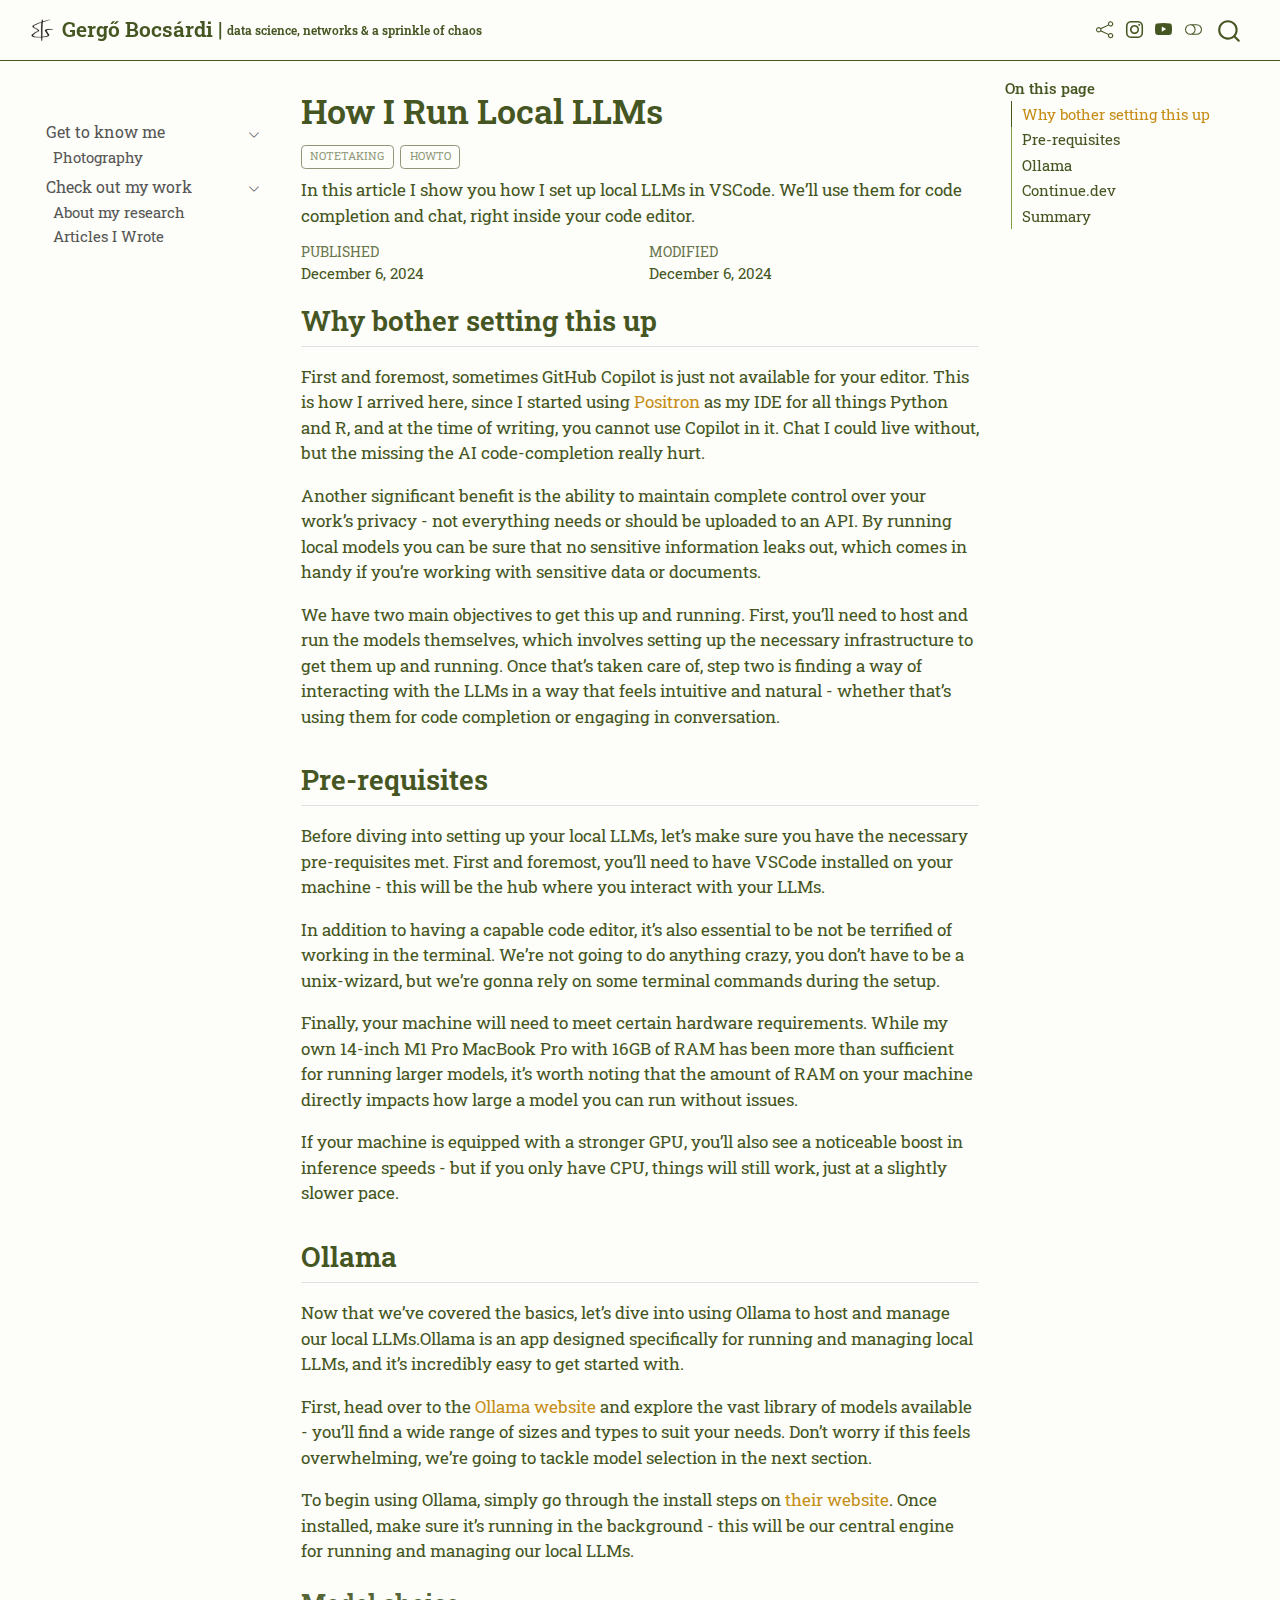
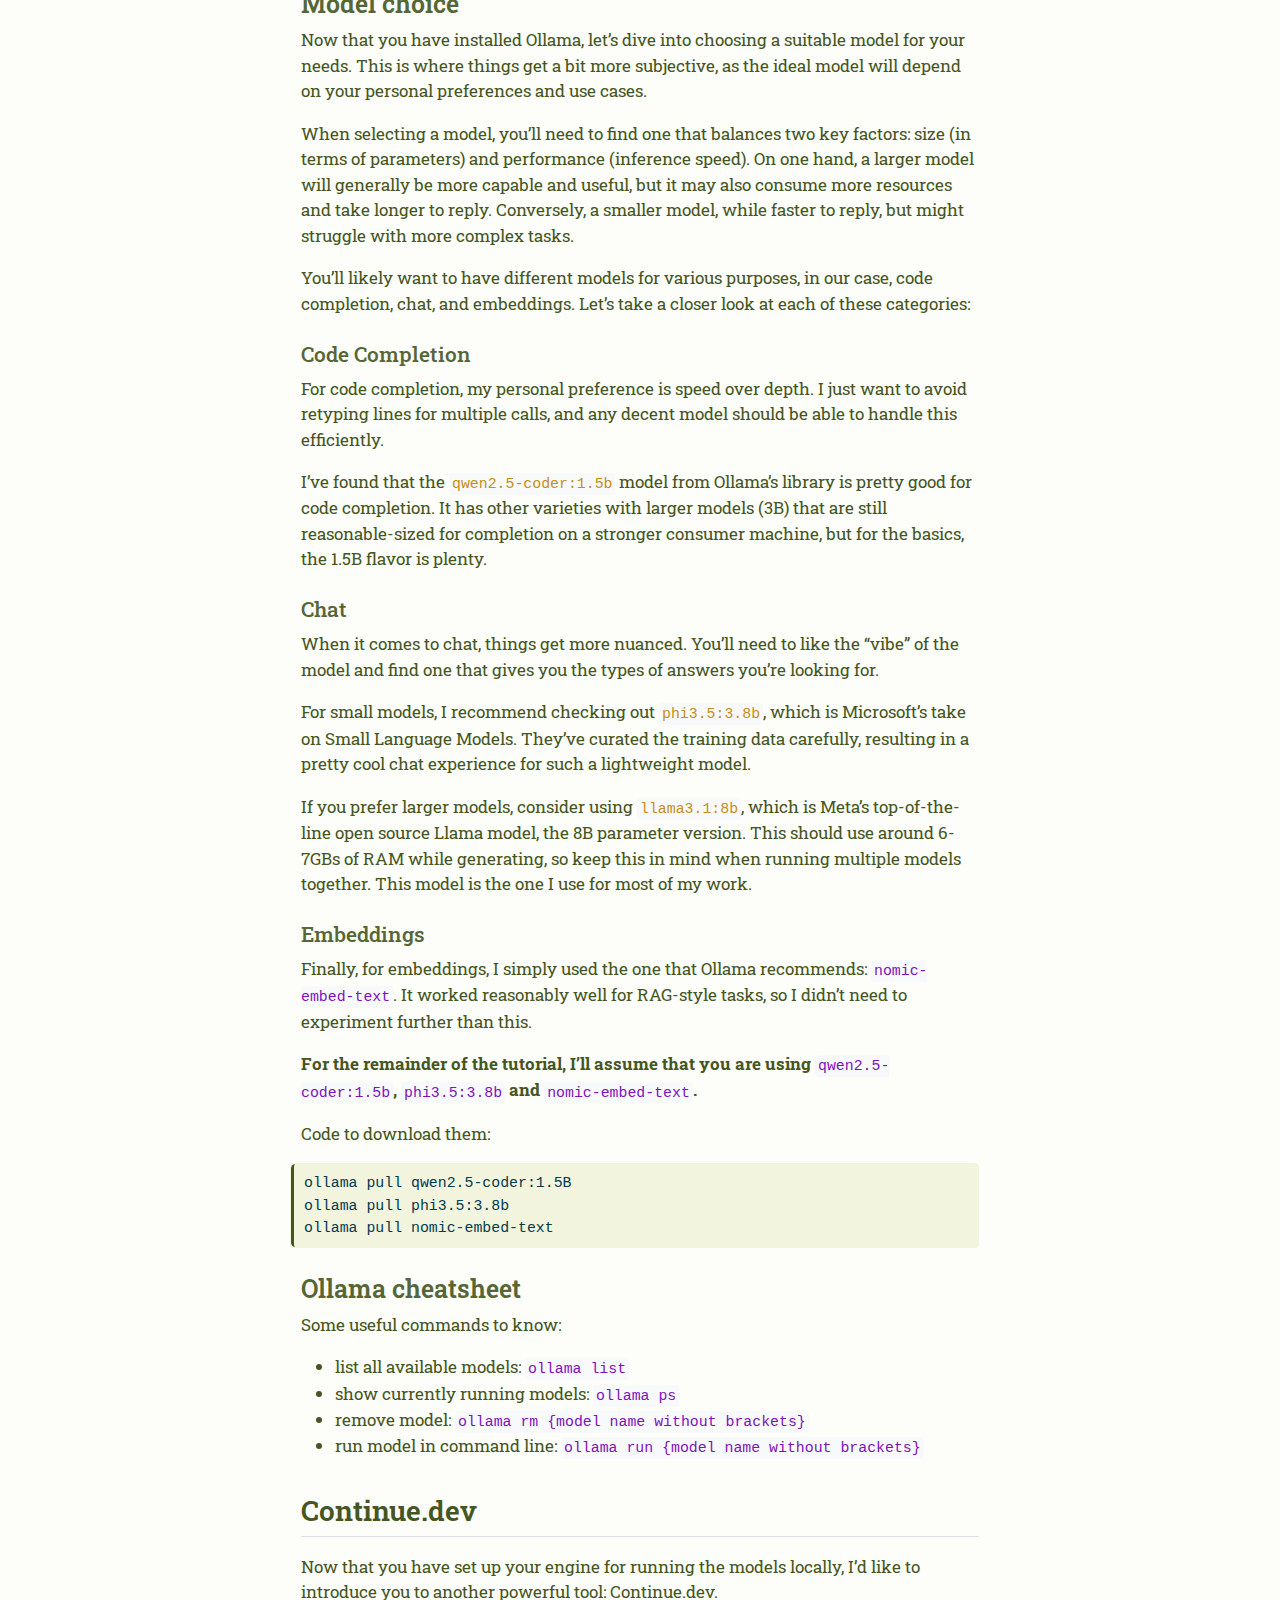
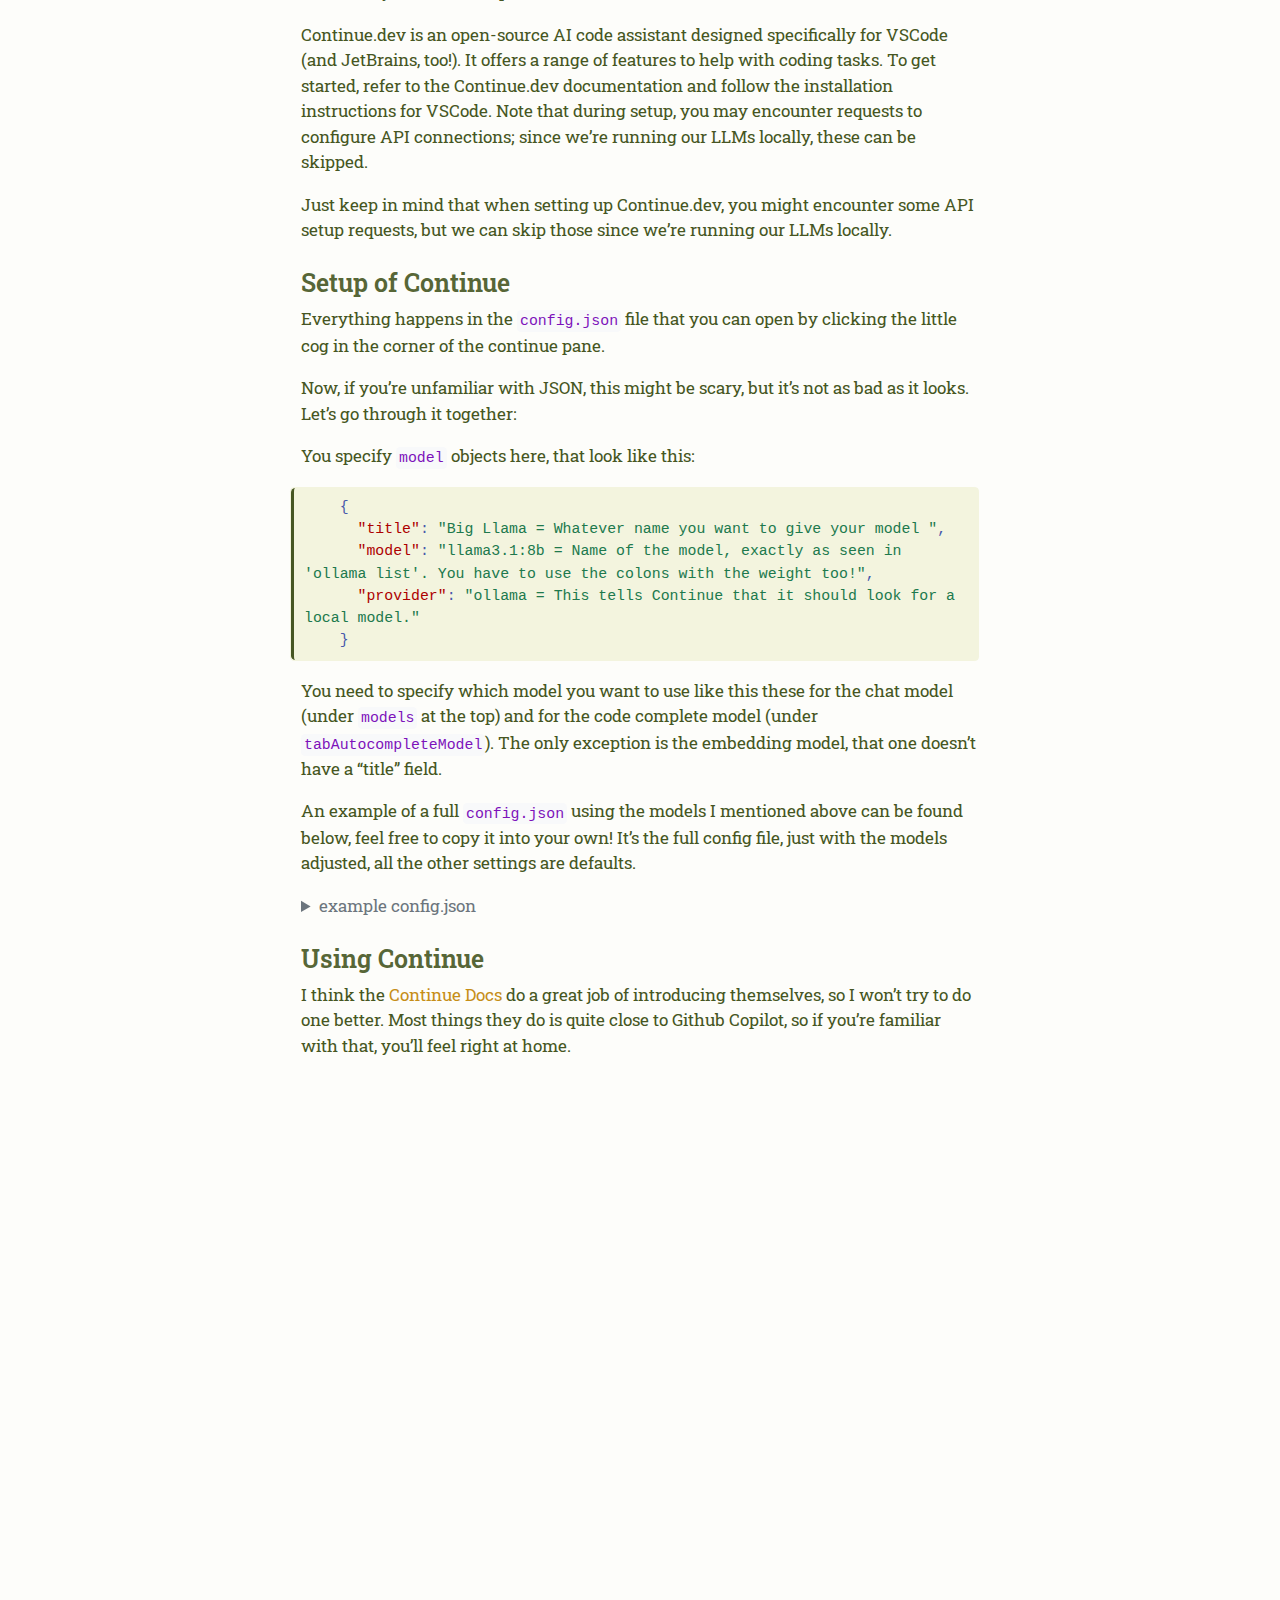
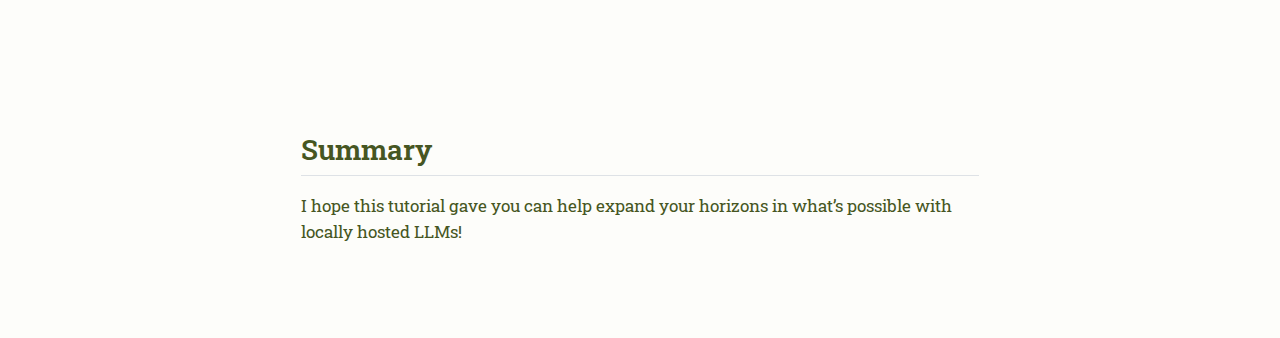
<file: local-llms.html>
<html xmlns="http://www.w3.org/1999/xhtml">
<head>
  <title>Redirect</title>
  <script type="text/javascript">
    var redirects = {"":"posts/local-llms/index.html"};
    var hash = window.location.hash.startsWith('#') ? window.location.hash.slice(1) : window.location.hash;
    var redirect = redirects[hash] || redirects[""] || "/";
    window.document.title = 'Redirect to  ' +  redirect;
    window.location.replace(redirect);
  </script>
</head>
<body>
</body>
</html>
</file>
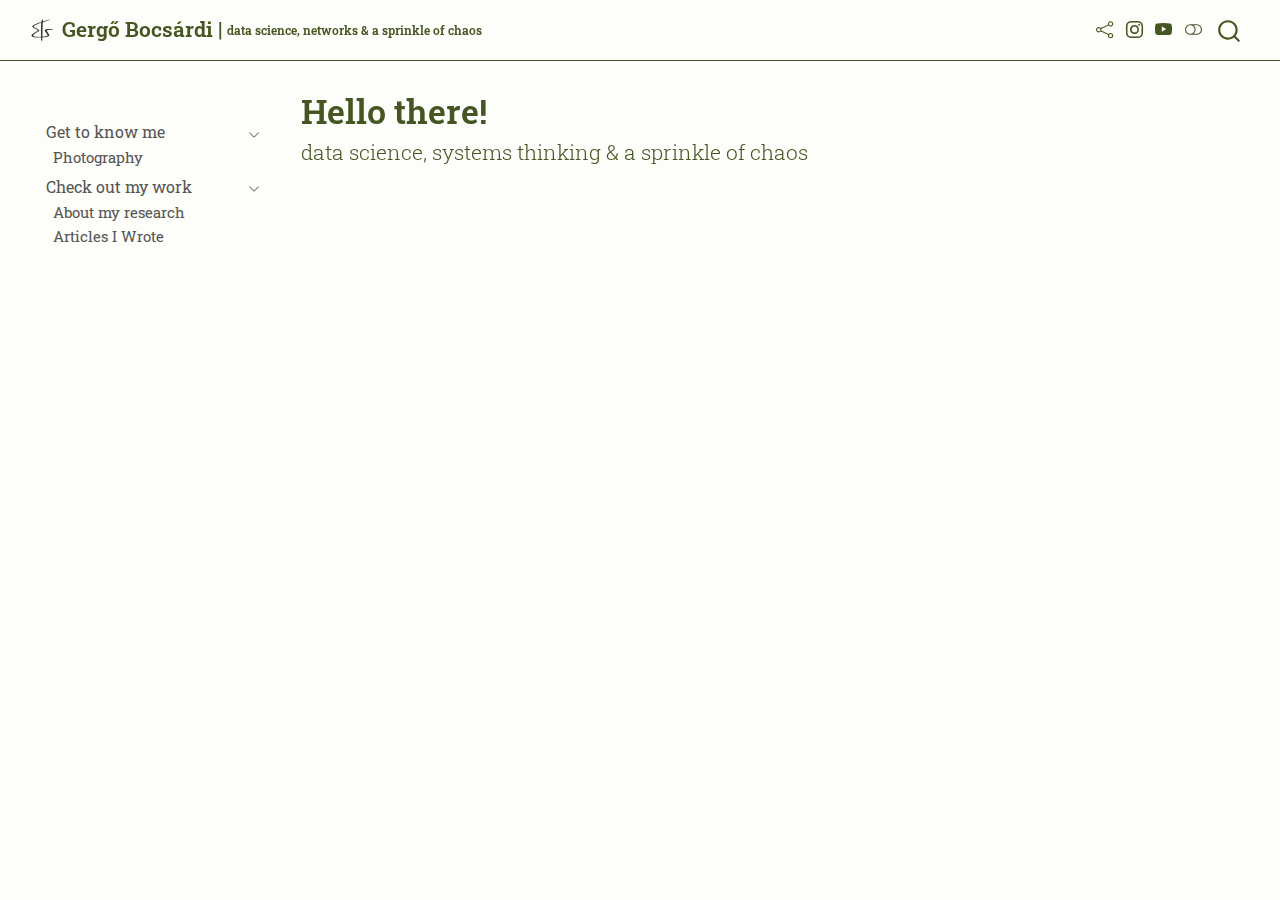
<file: my-story.html>
<!DOCTYPE html>
<html xmlns="http://www.w3.org/1999/xhtml" lang="en" xml:lang="en"><head>

<meta charset="utf-8">
<meta name="generator" content="quarto-1.6.36">

<meta name="viewport" content="width=device-width, initial-scale=1.0, user-scalable=yes">


<title>Hello there! – Gergő Bocsárdi |   data science, networks &amp; a sprinkle of chaos  </title>
<style>
code{white-space: pre-wrap;}
span.smallcaps{font-variant: small-caps;}
div.columns{display: flex; gap: min(4vw, 1.5em);}
div.column{flex: auto; overflow-x: auto;}
div.hanging-indent{margin-left: 1.5em; text-indent: -1.5em;}
ul.task-list{list-style: none;}
ul.task-list li input[type="checkbox"] {
  width: 0.8em;
  margin: 0 0.8em 0.2em -1em; /* quarto-specific, see https://github.com/quarto-dev/quarto-cli/issues/4556 */ 
  vertical-align: middle;
}
</style>


<script src="site_libs/quarto-nav/quarto-nav.js"></script>
<script src="site_libs/quarto-nav/headroom.min.js"></script>
<script src="site_libs/clipboard/clipboard.min.js"></script>
<script src="site_libs/quarto-search/autocomplete.umd.js"></script>
<script src="site_libs/quarto-search/fuse.min.js"></script>
<script src="site_libs/quarto-search/quarto-search.js"></script>
<meta name="quarto:offset" content="./">
<link href="./resources/logo.png" rel="icon" type="image/png">
<script src="site_libs/quarto-html/quarto.js"></script>
<script src="site_libs/quarto-html/popper.min.js"></script>
<script src="site_libs/quarto-html/tippy.umd.min.js"></script>
<script src="site_libs/quarto-html/anchor.min.js"></script>
<link href="site_libs/quarto-html/tippy.css" rel="stylesheet">
<link href="site_libs/quarto-html/quarto-syntax-highlighting-01c78b5cd655e4cd89133cf59d535862.css" rel="stylesheet" class="quarto-color-scheme" id="quarto-text-highlighting-styles">
<link href="site_libs/quarto-html/quarto-syntax-highlighting-dark-474c6d7e63be50eb6972897072b39b27.css" rel="prefetch" class="quarto-color-scheme quarto-color-alternate" id="quarto-text-highlighting-styles">
<script src="site_libs/bootstrap/bootstrap.min.js"></script>
<link href="site_libs/bootstrap/bootstrap-icons.css" rel="stylesheet">
<link href="site_libs/bootstrap/bootstrap-1619497a8a70fe4415a6e5bd2f34c5bf.min.css" rel="stylesheet" append-hash="true" class="quarto-color-scheme" id="quarto-bootstrap" data-mode="light">
<link href="site_libs/bootstrap/bootstrap-dark-d05bf6df5175d0211de05c0b9843d977.min.css" rel="prefetch" append-hash="true" class="quarto-color-scheme quarto-color-alternate" id="quarto-bootstrap" data-mode="dark">
<script id="quarto-search-options" type="application/json">{
  "location": "navbar",
  "copy-button": false,
  "collapse-after": 3,
  "panel-placement": "end",
  "type": "overlay",
  "limit": 50,
  "keyboard-shortcut": [
    "f",
    "/",
    "s"
  ],
  "show-item-context": false,
  "language": {
    "search-no-results-text": "No results",
    "search-matching-documents-text": "matching documents",
    "search-copy-link-title": "Copy link to search",
    "search-hide-matches-text": "Hide additional matches",
    "search-more-match-text": "more match in this document",
    "search-more-matches-text": "more matches in this document",
    "search-clear-button-title": "Clear",
    "search-text-placeholder": "",
    "search-detached-cancel-button-title": "Cancel",
    "search-submit-button-title": "Submit",
    "search-label": "Search"
  }
}</script>
<link rel="preconnect" href="https://fonts.googleapis.com">
<link rel="preconnect" href="https://fonts.gstatic.com" crossorigin="">
<link href="https://fonts.googleapis.com/css2?family=Roboto+Mono:ital,wght@0,100..700;1,100..700&amp;family=Roboto+Slab:wght@100..900&amp;display=swap" rel="stylesheet">


<link rel="stylesheet" href="resources/style/styles.css">
</head>

<body class="nav-sidebar floating nav-fixed">

<div id="quarto-search-results"></div>
  <header id="quarto-header" class="headroom fixed-top">
    <nav class="navbar navbar-expand-lg " data-bs-theme="dark">
      <div class="navbar-container container-fluid">
      <div class="navbar-brand-container mx-auto">
    <a href="./index.html" class="navbar-brand navbar-brand-logo">
    <img src="./resources/logo.png" alt="" class="navbar-logo">
    </a>
    <a class="navbar-brand" href="./index.html">
    <span class="navbar-title">Gergő Bocsárdi | <sub> <sup> data science, networks &amp; a sprinkle of chaos </sup> </sub></span>
    </a>
  </div>
        <div class="quarto-navbar-tools tools-wide tools-end">
    <a href="https://bsky.app/profile/agbocsardi.com" title="" class="quarto-navigation-tool px-1" aria-label=""><i class="bi bi-share"></i></a>
    <a href="https://www.instagram.com/gergo.jpeg/" title="" class="quarto-navigation-tool px-1" aria-label=""><i class="bi bi-instagram"></i></a>
    <a href="https://www.youtube.com/@agbocsardi" title="" class="quarto-navigation-tool px-1" aria-label=""><i class="bi bi-youtube"></i></a>
  <a href="" class="quarto-color-scheme-toggle quarto-navigation-tool  px-1" onclick="window.quartoToggleColorScheme(); return false;" title="Toggle dark mode"><i class="bi"></i></a>
</div>
          <div id="quarto-search" class="" title="Search"></div>
      </div> <!-- /container-fluid -->
    </nav>
  <nav class="quarto-secondary-nav">
    <div class="container-fluid d-flex">
      <button type="button" class="quarto-btn-toggle btn" data-bs-toggle="collapse" role="button" data-bs-target=".quarto-sidebar-collapse-item" aria-controls="quarto-sidebar" aria-expanded="false" aria-label="Toggle sidebar navigation" onclick="if (window.quartoToggleHeadroom) { window.quartoToggleHeadroom(); }">
        <i class="bi bi-layout-text-sidebar-reverse"></i>
      </button>
        <nav class="quarto-page-breadcrumbs" aria-label="breadcrumb"><ol class="breadcrumb"><li class="breadcrumb-item">Hello there!</li></ol></nav>
        <a class="flex-grow-1" role="navigation" data-bs-toggle="collapse" data-bs-target=".quarto-sidebar-collapse-item" aria-controls="quarto-sidebar" aria-expanded="false" aria-label="Toggle sidebar navigation" onclick="if (window.quartoToggleHeadroom) { window.quartoToggleHeadroom(); }">      
        </a>
      <button type="button" class="btn quarto-search-button" aria-label="Search" onclick="window.quartoOpenSearch();">
        <i class="bi bi-search"></i>
      </button>
    </div>
  </nav>
</header>
<!-- content -->
<div id="quarto-content" class="quarto-container page-columns page-rows-contents page-layout-article page-navbar">
<!-- sidebar -->
  <nav id="quarto-sidebar" class="sidebar collapse collapse-horizontal quarto-sidebar-collapse-item sidebar-navigation floating overflow-auto">
        <div class="mt-2 flex-shrink-0 align-items-center">
        <div class="sidebar-search">
        <div id="quarto-search" class="" title="Search"></div>
        </div>
        </div>
    <div class="sidebar-menu-container"> 
    <ul class="list-unstyled mt-1">
        <li class="sidebar-item sidebar-item-section">
      <div class="sidebar-item-container"> 
            <a class="sidebar-item-text sidebar-link text-start" data-bs-toggle="collapse" data-bs-target="#quarto-sidebar-section-1" role="navigation" aria-expanded="true">
 <span class="menu-text">Get to know me</span></a>
          <a class="sidebar-item-toggle text-start" data-bs-toggle="collapse" data-bs-target="#quarto-sidebar-section-1" role="navigation" aria-expanded="true" aria-label="Toggle section">
            <i class="bi bi-chevron-right ms-2"></i>
          </a> 
      </div>
      <ul id="quarto-sidebar-section-1" class="collapse list-unstyled sidebar-section depth1 show">  
          <li class="sidebar-item">
  <div class="sidebar-item-container"> 
  <a href="./photography.html" class="sidebar-item-text sidebar-link">
 <span class="menu-text">Photography</span></a>
  </div>
</li>
      </ul>
  </li>
        <li class="sidebar-item sidebar-item-section">
      <div class="sidebar-item-container"> 
            <a class="sidebar-item-text sidebar-link text-start" data-bs-toggle="collapse" data-bs-target="#quarto-sidebar-section-2" role="navigation" aria-expanded="true">
 <span class="menu-text">Check out my work</span></a>
          <a class="sidebar-item-toggle text-start" data-bs-toggle="collapse" data-bs-target="#quarto-sidebar-section-2" role="navigation" aria-expanded="true" aria-label="Toggle section">
            <i class="bi bi-chevron-right ms-2"></i>
          </a> 
      </div>
      <ul id="quarto-sidebar-section-2" class="collapse list-unstyled sidebar-section depth1 show">  
          <li class="sidebar-item">
  <div class="sidebar-item-container"> 
  <a href="./research.html" class="sidebar-item-text sidebar-link">
 <span class="menu-text">About my research</span></a>
  </div>
</li>
          <li class="sidebar-item">
  <div class="sidebar-item-container"> 
  <a href="./blog.html" class="sidebar-item-text sidebar-link">
 <span class="menu-text">Articles I Wrote</span></a>
  </div>
</li>
      </ul>
  </li>
    </ul>
    </div>
</nav>
<div id="quarto-sidebar-glass" class="quarto-sidebar-collapse-item" data-bs-toggle="collapse" data-bs-target=".quarto-sidebar-collapse-item"></div>
<!-- margin-sidebar -->
    <div id="quarto-margin-sidebar" class="sidebar margin-sidebar zindex-bottom">
        
    </div>
<!-- main -->
<main class="content" id="quarto-document-content">

<header id="title-block-header" class="quarto-title-block default">
<div class="quarto-title">
<h1 class="title">Hello there!</h1>
<p class="subtitle lead">data science, systems thinking &amp; a sprinkle of chaos</p>
</div>



<div class="quarto-title-meta">

    
  
    
  </div>
  


</header>





</main> <!-- /main -->
<script id="quarto-html-after-body" type="application/javascript">
window.document.addEventListener("DOMContentLoaded", function (event) {
  const toggleBodyColorMode = (bsSheetEl) => {
    const mode = bsSheetEl.getAttribute("data-mode");
    const bodyEl = window.document.querySelector("body");
    if (mode === "dark") {
      bodyEl.classList.add("quarto-dark");
      bodyEl.classList.remove("quarto-light");
    } else {
      bodyEl.classList.add("quarto-light");
      bodyEl.classList.remove("quarto-dark");
    }
  }
  const toggleBodyColorPrimary = () => {
    const bsSheetEl = window.document.querySelector("link#quarto-bootstrap");
    if (bsSheetEl) {
      toggleBodyColorMode(bsSheetEl);
    }
  }
  toggleBodyColorPrimary();  
  const disableStylesheet = (stylesheets) => {
    for (let i=0; i < stylesheets.length; i++) {
      const stylesheet = stylesheets[i];
      stylesheet.rel = 'prefetch';
    }
  }
  const enableStylesheet = (stylesheets) => {
    for (let i=0; i < stylesheets.length; i++) {
      const stylesheet = stylesheets[i];
      stylesheet.rel = 'stylesheet';
    }
  }
  const manageTransitions = (selector, allowTransitions) => {
    const els = window.document.querySelectorAll(selector);
    for (let i=0; i < els.length; i++) {
      const el = els[i];
      if (allowTransitions) {
        el.classList.remove('notransition');
      } else {
        el.classList.add('notransition');
      }
    }
  }
  const toggleGiscusIfUsed = (isAlternate, darkModeDefault) => {
    const baseTheme = document.querySelector('#giscus-base-theme')?.value ?? 'light';
    const alternateTheme = document.querySelector('#giscus-alt-theme')?.value ?? 'dark';
    let newTheme = '';
    if(darkModeDefault) {
      newTheme = isAlternate ? baseTheme : alternateTheme;
    } else {
      newTheme = isAlternate ? alternateTheme : baseTheme;
    }
    const changeGiscusTheme = () => {
      // From: https://github.com/giscus/giscus/issues/336
      const sendMessage = (message) => {
        const iframe = document.querySelector('iframe.giscus-frame');
        if (!iframe) return;
        iframe.contentWindow.postMessage({ giscus: message }, 'https://giscus.app');
      }
      sendMessage({
        setConfig: {
          theme: newTheme
        }
      });
    }
    const isGiscussLoaded = window.document.querySelector('iframe.giscus-frame') !== null;
    if (isGiscussLoaded) {
      changeGiscusTheme();
    }
  }
  const toggleColorMode = (alternate) => {
    // Switch the stylesheets
    const alternateStylesheets = window.document.querySelectorAll('link.quarto-color-scheme.quarto-color-alternate');
    manageTransitions('#quarto-margin-sidebar .nav-link', false);
    if (alternate) {
      enableStylesheet(alternateStylesheets);
      for (const sheetNode of alternateStylesheets) {
        if (sheetNode.id === "quarto-bootstrap") {
          toggleBodyColorMode(sheetNode);
        }
      }
    } else {
      disableStylesheet(alternateStylesheets);
      toggleBodyColorPrimary();
    }
    manageTransitions('#quarto-margin-sidebar .nav-link', true);
    // Switch the toggles
    const toggles = window.document.querySelectorAll('.quarto-color-scheme-toggle');
    for (let i=0; i < toggles.length; i++) {
      const toggle = toggles[i];
      if (toggle) {
        if (alternate) {
          toggle.classList.add("alternate");     
        } else {
          toggle.classList.remove("alternate");
        }
      }
    }
    // Hack to workaround the fact that safari doesn't
    // properly recolor the scrollbar when toggling (#1455)
    if (navigator.userAgent.indexOf('Safari') > 0 && navigator.userAgent.indexOf('Chrome') == -1) {
      manageTransitions("body", false);
      window.scrollTo(0, 1);
      setTimeout(() => {
        window.scrollTo(0, 0);
        manageTransitions("body", true);
      }, 40);  
    }
  }
  const isFileUrl = () => { 
    return window.location.protocol === 'file:';
  }
  const hasAlternateSentinel = () => {  
    let styleSentinel = getColorSchemeSentinel();
    if (styleSentinel !== null) {
      return styleSentinel === "alternate";
    } else {
      return false;
    }
  }
  const setStyleSentinel = (alternate) => {
    const value = alternate ? "alternate" : "default";
    if (!isFileUrl()) {
      window.localStorage.setItem("quarto-color-scheme", value);
    } else {
      localAlternateSentinel = value;
    }
  }
  const getColorSchemeSentinel = () => {
    if (!isFileUrl()) {
      const storageValue = window.localStorage.getItem("quarto-color-scheme");
      return storageValue != null ? storageValue : localAlternateSentinel;
    } else {
      return localAlternateSentinel;
    }
  }
  const darkModeDefault = false;
  let localAlternateSentinel = darkModeDefault ? 'alternate' : 'default';
  // Dark / light mode switch
  window.quartoToggleColorScheme = () => {
    // Read the current dark / light value 
    let toAlternate = !hasAlternateSentinel();
    toggleColorMode(toAlternate);
    setStyleSentinel(toAlternate);
    toggleGiscusIfUsed(toAlternate, darkModeDefault);
  };
  // Ensure there is a toggle, if there isn't float one in the top right
  if (window.document.querySelector('.quarto-color-scheme-toggle') === null) {
    const a = window.document.createElement('a');
    a.classList.add('top-right');
    a.classList.add('quarto-color-scheme-toggle');
    a.href = "";
    a.onclick = function() { try { window.quartoToggleColorScheme(); } catch {} return false; };
    const i = window.document.createElement("i");
    i.classList.add('bi');
    a.appendChild(i);
    window.document.body.appendChild(a);
  }
  // Switch to dark mode if need be
  if (hasAlternateSentinel()) {
    toggleColorMode(true);
  } else {
    toggleColorMode(false);
  }
  const icon = "";
  const anchorJS = new window.AnchorJS();
  anchorJS.options = {
    placement: 'right',
    icon: icon
  };
  anchorJS.add('.anchored');
  const isCodeAnnotation = (el) => {
    for (const clz of el.classList) {
      if (clz.startsWith('code-annotation-')) {                     
        return true;
      }
    }
    return false;
  }
  const onCopySuccess = function(e) {
    // button target
    const button = e.trigger;
    // don't keep focus
    button.blur();
    // flash "checked"
    button.classList.add('code-copy-button-checked');
    var currentTitle = button.getAttribute("title");
    button.setAttribute("title", "Copied!");
    let tooltip;
    if (window.bootstrap) {
      button.setAttribute("data-bs-toggle", "tooltip");
      button.setAttribute("data-bs-placement", "left");
      button.setAttribute("data-bs-title", "Copied!");
      tooltip = new bootstrap.Tooltip(button, 
        { trigger: "manual", 
          customClass: "code-copy-button-tooltip",
          offset: [0, -8]});
      tooltip.show();    
    }
    setTimeout(function() {
      if (tooltip) {
        tooltip.hide();
        button.removeAttribute("data-bs-title");
        button.removeAttribute("data-bs-toggle");
        button.removeAttribute("data-bs-placement");
      }
      button.setAttribute("title", currentTitle);
      button.classList.remove('code-copy-button-checked');
    }, 1000);
    // clear code selection
    e.clearSelection();
  }
  const getTextToCopy = function(trigger) {
      const codeEl = trigger.previousElementSibling.cloneNode(true);
      for (const childEl of codeEl.children) {
        if (isCodeAnnotation(childEl)) {
          childEl.remove();
        }
      }
      return codeEl.innerText;
  }
  const clipboard = new window.ClipboardJS('.code-copy-button:not([data-in-quarto-modal])', {
    text: getTextToCopy
  });
  clipboard.on('success', onCopySuccess);
  if (window.document.getElementById('quarto-embedded-source-code-modal')) {
    const clipboardModal = new window.ClipboardJS('.code-copy-button[data-in-quarto-modal]', {
      text: getTextToCopy,
      container: window.document.getElementById('quarto-embedded-source-code-modal')
    });
    clipboardModal.on('success', onCopySuccess);
  }
    var localhostRegex = new RegExp(/^(?:http|https):\/\/localhost\:?[0-9]*\//);
    var mailtoRegex = new RegExp(/^mailto:/);
      var filterRegex = new RegExp("https:\/\/agbocsardi\.github\.io\/personal_website\/");
    var isInternal = (href) => {
        return filterRegex.test(href) || localhostRegex.test(href) || mailtoRegex.test(href);
    }
    // Inspect non-navigation links and adorn them if external
 	var links = window.document.querySelectorAll('a[href]:not(.nav-link):not(.navbar-brand):not(.toc-action):not(.sidebar-link):not(.sidebar-item-toggle):not(.pagination-link):not(.no-external):not([aria-hidden]):not(.dropdown-item):not(.quarto-navigation-tool):not(.about-link)');
    for (var i=0; i<links.length; i++) {
      const link = links[i];
      if (!isInternal(link.href)) {
        // undo the damage that might have been done by quarto-nav.js in the case of
        // links that we want to consider external
        if (link.dataset.originalHref !== undefined) {
          link.href = link.dataset.originalHref;
        }
      }
    }
  function tippyHover(el, contentFn, onTriggerFn, onUntriggerFn) {
    const config = {
      allowHTML: true,
      maxWidth: 500,
      delay: 100,
      arrow: false,
      appendTo: function(el) {
          return el.parentElement;
      },
      interactive: true,
      interactiveBorder: 10,
      theme: 'quarto',
      placement: 'bottom-start',
    };
    if (contentFn) {
      config.content = contentFn;
    }
    if (onTriggerFn) {
      config.onTrigger = onTriggerFn;
    }
    if (onUntriggerFn) {
      config.onUntrigger = onUntriggerFn;
    }
    window.tippy(el, config); 
  }
  const noterefs = window.document.querySelectorAll('a[role="doc-noteref"]');
  for (var i=0; i<noterefs.length; i++) {
    const ref = noterefs[i];
    tippyHover(ref, function() {
      // use id or data attribute instead here
      let href = ref.getAttribute('data-footnote-href') || ref.getAttribute('href');
      try { href = new URL(href).hash; } catch {}
      const id = href.replace(/^#\/?/, "");
      const note = window.document.getElementById(id);
      if (note) {
        return note.innerHTML;
      } else {
        return "";
      }
    });
  }
  const xrefs = window.document.querySelectorAll('a.quarto-xref');
  const processXRef = (id, note) => {
    // Strip column container classes
    const stripColumnClz = (el) => {
      el.classList.remove("page-full", "page-columns");
      if (el.children) {
        for (const child of el.children) {
          stripColumnClz(child);
        }
      }
    }
    stripColumnClz(note)
    if (id === null || id.startsWith('sec-')) {
      // Special case sections, only their first couple elements
      const container = document.createElement("div");
      if (note.children && note.children.length > 2) {
        container.appendChild(note.children[0].cloneNode(true));
        for (let i = 1; i < note.children.length; i++) {
          const child = note.children[i];
          if (child.tagName === "P" && child.innerText === "") {
            continue;
          } else {
            container.appendChild(child.cloneNode(true));
            break;
          }
        }
        if (window.Quarto?.typesetMath) {
          window.Quarto.typesetMath(container);
        }
        return container.innerHTML
      } else {
        if (window.Quarto?.typesetMath) {
          window.Quarto.typesetMath(note);
        }
        return note.innerHTML;
      }
    } else {
      // Remove any anchor links if they are present
      const anchorLink = note.querySelector('a.anchorjs-link');
      if (anchorLink) {
        anchorLink.remove();
      }
      if (window.Quarto?.typesetMath) {
        window.Quarto.typesetMath(note);
      }
      if (note.classList.contains("callout")) {
        return note.outerHTML;
      } else {
        return note.innerHTML;
      }
    }
  }
  for (var i=0; i<xrefs.length; i++) {
    const xref = xrefs[i];
    tippyHover(xref, undefined, function(instance) {
      instance.disable();
      let url = xref.getAttribute('href');
      let hash = undefined; 
      if (url.startsWith('#')) {
        hash = url;
      } else {
        try { hash = new URL(url).hash; } catch {}
      }
      if (hash) {
        const id = hash.replace(/^#\/?/, "");
        const note = window.document.getElementById(id);
        if (note !== null) {
          try {
            const html = processXRef(id, note.cloneNode(true));
            instance.setContent(html);
          } finally {
            instance.enable();
            instance.show();
          }
        } else {
          // See if we can fetch this
          fetch(url.split('#')[0])
          .then(res => res.text())
          .then(html => {
            const parser = new DOMParser();
            const htmlDoc = parser.parseFromString(html, "text/html");
            const note = htmlDoc.getElementById(id);
            if (note !== null) {
              const html = processXRef(id, note);
              instance.setContent(html);
            } 
          }).finally(() => {
            instance.enable();
            instance.show();
          });
        }
      } else {
        // See if we can fetch a full url (with no hash to target)
        // This is a special case and we should probably do some content thinning / targeting
        fetch(url)
        .then(res => res.text())
        .then(html => {
          const parser = new DOMParser();
          const htmlDoc = parser.parseFromString(html, "text/html");
          const note = htmlDoc.querySelector('main.content');
          if (note !== null) {
            // This should only happen for chapter cross references
            // (since there is no id in the URL)
            // remove the first header
            if (note.children.length > 0 && note.children[0].tagName === "HEADER") {
              note.children[0].remove();
            }
            const html = processXRef(null, note);
            instance.setContent(html);
          } 
        }).finally(() => {
          instance.enable();
          instance.show();
        });
      }
    }, function(instance) {
    });
  }
      let selectedAnnoteEl;
      const selectorForAnnotation = ( cell, annotation) => {
        let cellAttr = 'data-code-cell="' + cell + '"';
        let lineAttr = 'data-code-annotation="' +  annotation + '"';
        const selector = 'span[' + cellAttr + '][' + lineAttr + ']';
        return selector;
      }
      const selectCodeLines = (annoteEl) => {
        const doc = window.document;
        const targetCell = annoteEl.getAttribute("data-target-cell");
        const targetAnnotation = annoteEl.getAttribute("data-target-annotation");
        const annoteSpan = window.document.querySelector(selectorForAnnotation(targetCell, targetAnnotation));
        const lines = annoteSpan.getAttribute("data-code-lines").split(",");
        const lineIds = lines.map((line) => {
          return targetCell + "-" + line;
        })
        let top = null;
        let height = null;
        let parent = null;
        if (lineIds.length > 0) {
            //compute the position of the single el (top and bottom and make a div)
            const el = window.document.getElementById(lineIds[0]);
            top = el.offsetTop;
            height = el.offsetHeight;
            parent = el.parentElement.parentElement;
          if (lineIds.length > 1) {
            const lastEl = window.document.getElementById(lineIds[lineIds.length - 1]);
            const bottom = lastEl.offsetTop + lastEl.offsetHeight;
            height = bottom - top;
          }
          if (top !== null && height !== null && parent !== null) {
            // cook up a div (if necessary) and position it 
            let div = window.document.getElementById("code-annotation-line-highlight");
            if (div === null) {
              div = window.document.createElement("div");
              div.setAttribute("id", "code-annotation-line-highlight");
              div.style.position = 'absolute';
              parent.appendChild(div);
            }
            div.style.top = top - 2 + "px";
            div.style.height = height + 4 + "px";
            div.style.left = 0;
            let gutterDiv = window.document.getElementById("code-annotation-line-highlight-gutter");
            if (gutterDiv === null) {
              gutterDiv = window.document.createElement("div");
              gutterDiv.setAttribute("id", "code-annotation-line-highlight-gutter");
              gutterDiv.style.position = 'absolute';
              const codeCell = window.document.getElementById(targetCell);
              const gutter = codeCell.querySelector('.code-annotation-gutter');
              gutter.appendChild(gutterDiv);
            }
            gutterDiv.style.top = top - 2 + "px";
            gutterDiv.style.height = height + 4 + "px";
          }
          selectedAnnoteEl = annoteEl;
        }
      };
      const unselectCodeLines = () => {
        const elementsIds = ["code-annotation-line-highlight", "code-annotation-line-highlight-gutter"];
        elementsIds.forEach((elId) => {
          const div = window.document.getElementById(elId);
          if (div) {
            div.remove();
          }
        });
        selectedAnnoteEl = undefined;
      };
        // Handle positioning of the toggle
    window.addEventListener(
      "resize",
      throttle(() => {
        elRect = undefined;
        if (selectedAnnoteEl) {
          selectCodeLines(selectedAnnoteEl);
        }
      }, 10)
    );
    function throttle(fn, ms) {
    let throttle = false;
    let timer;
      return (...args) => {
        if(!throttle) { // first call gets through
            fn.apply(this, args);
            throttle = true;
        } else { // all the others get throttled
            if(timer) clearTimeout(timer); // cancel #2
            timer = setTimeout(() => {
              fn.apply(this, args);
              timer = throttle = false;
            }, ms);
        }
      };
    }
      // Attach click handler to the DT
      const annoteDls = window.document.querySelectorAll('dt[data-target-cell]');
      for (const annoteDlNode of annoteDls) {
        annoteDlNode.addEventListener('click', (event) => {
          const clickedEl = event.target;
          if (clickedEl !== selectedAnnoteEl) {
            unselectCodeLines();
            const activeEl = window.document.querySelector('dt[data-target-cell].code-annotation-active');
            if (activeEl) {
              activeEl.classList.remove('code-annotation-active');
            }
            selectCodeLines(clickedEl);
            clickedEl.classList.add('code-annotation-active');
          } else {
            // Unselect the line
            unselectCodeLines();
            clickedEl.classList.remove('code-annotation-active');
          }
        });
      }
  const findCites = (el) => {
    const parentEl = el.parentElement;
    if (parentEl) {
      const cites = parentEl.dataset.cites;
      if (cites) {
        return {
          el,
          cites: cites.split(' ')
        };
      } else {
        return findCites(el.parentElement)
      }
    } else {
      return undefined;
    }
  };
  var bibliorefs = window.document.querySelectorAll('a[role="doc-biblioref"]');
  for (var i=0; i<bibliorefs.length; i++) {
    const ref = bibliorefs[i];
    const citeInfo = findCites(ref);
    if (citeInfo) {
      tippyHover(citeInfo.el, function() {
        var popup = window.document.createElement('div');
        citeInfo.cites.forEach(function(cite) {
          var citeDiv = window.document.createElement('div');
          citeDiv.classList.add('hanging-indent');
          citeDiv.classList.add('csl-entry');
          var biblioDiv = window.document.getElementById('ref-' + cite);
          if (biblioDiv) {
            citeDiv.innerHTML = biblioDiv.innerHTML;
          }
          popup.appendChild(citeDiv);
        });
        return popup.innerHTML;
      });
    }
  }
});
</script>
</div> <!-- /content -->




</body></html>
</file>
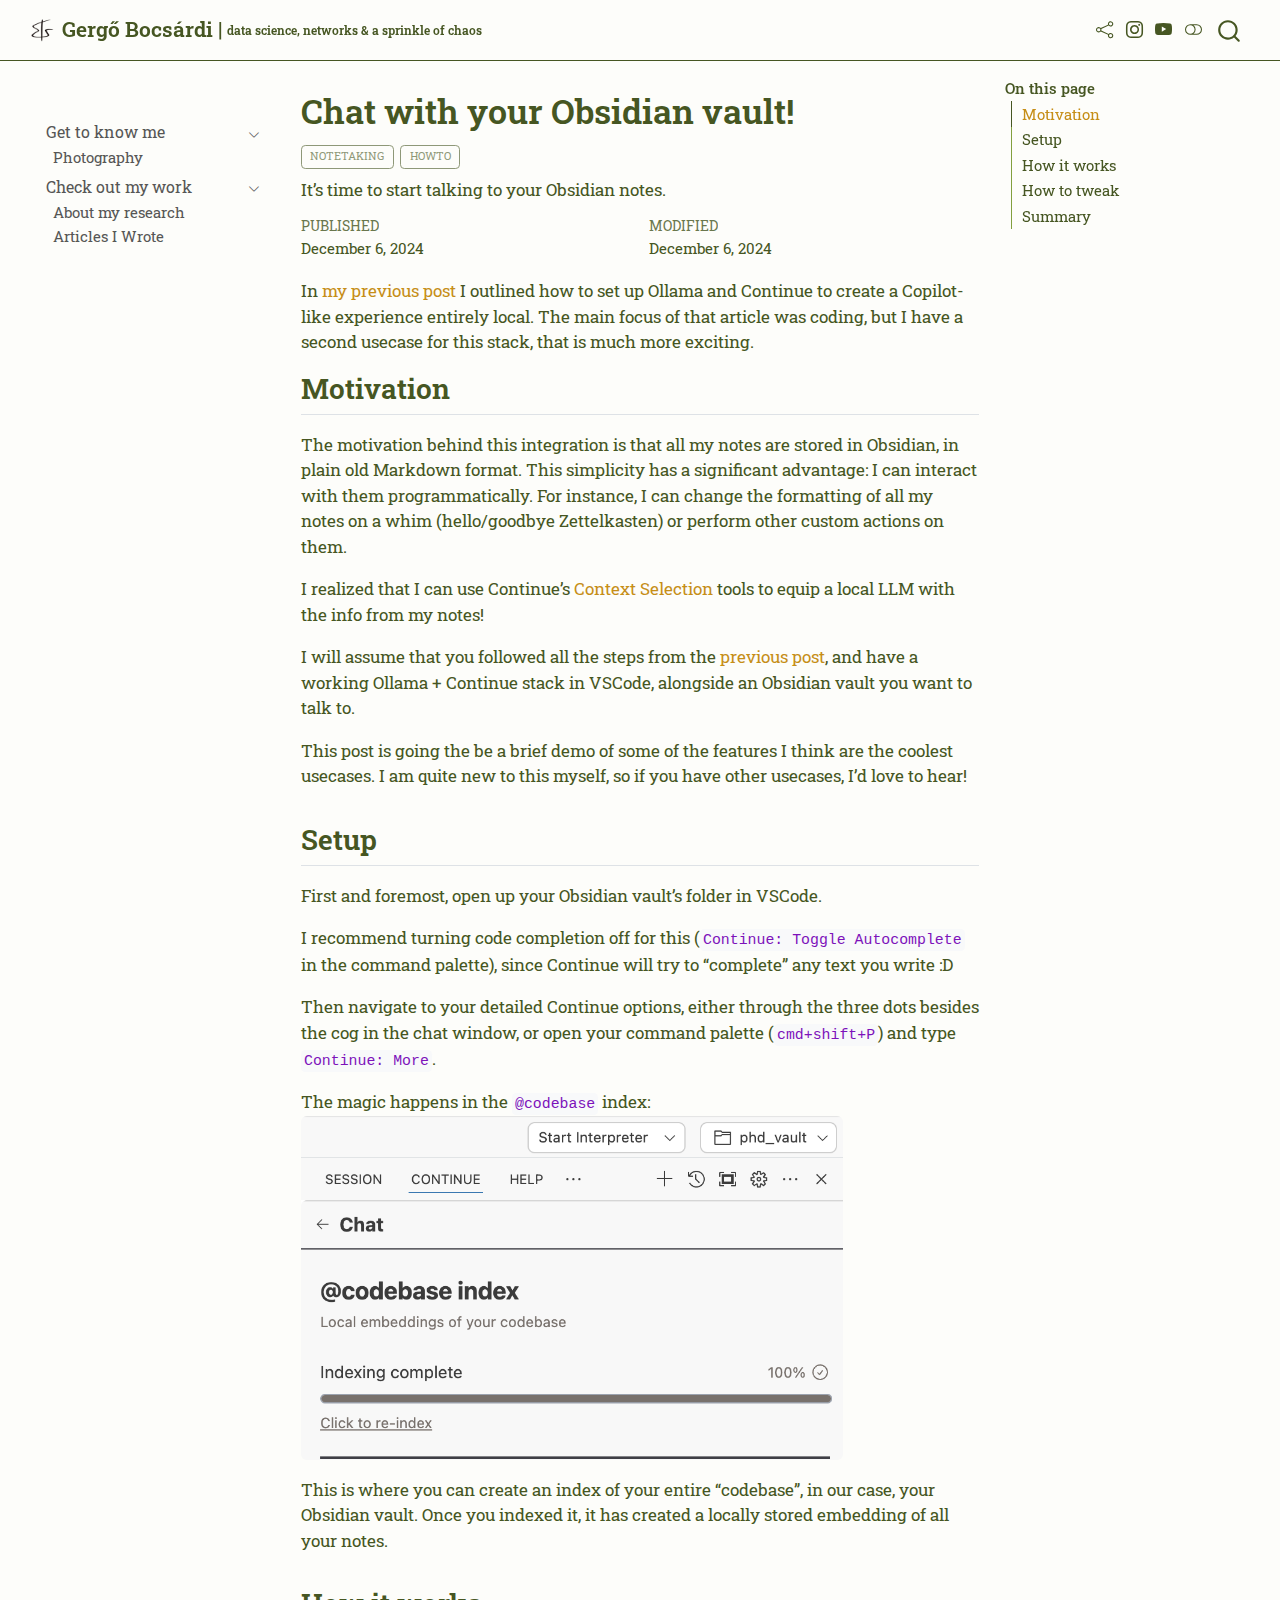
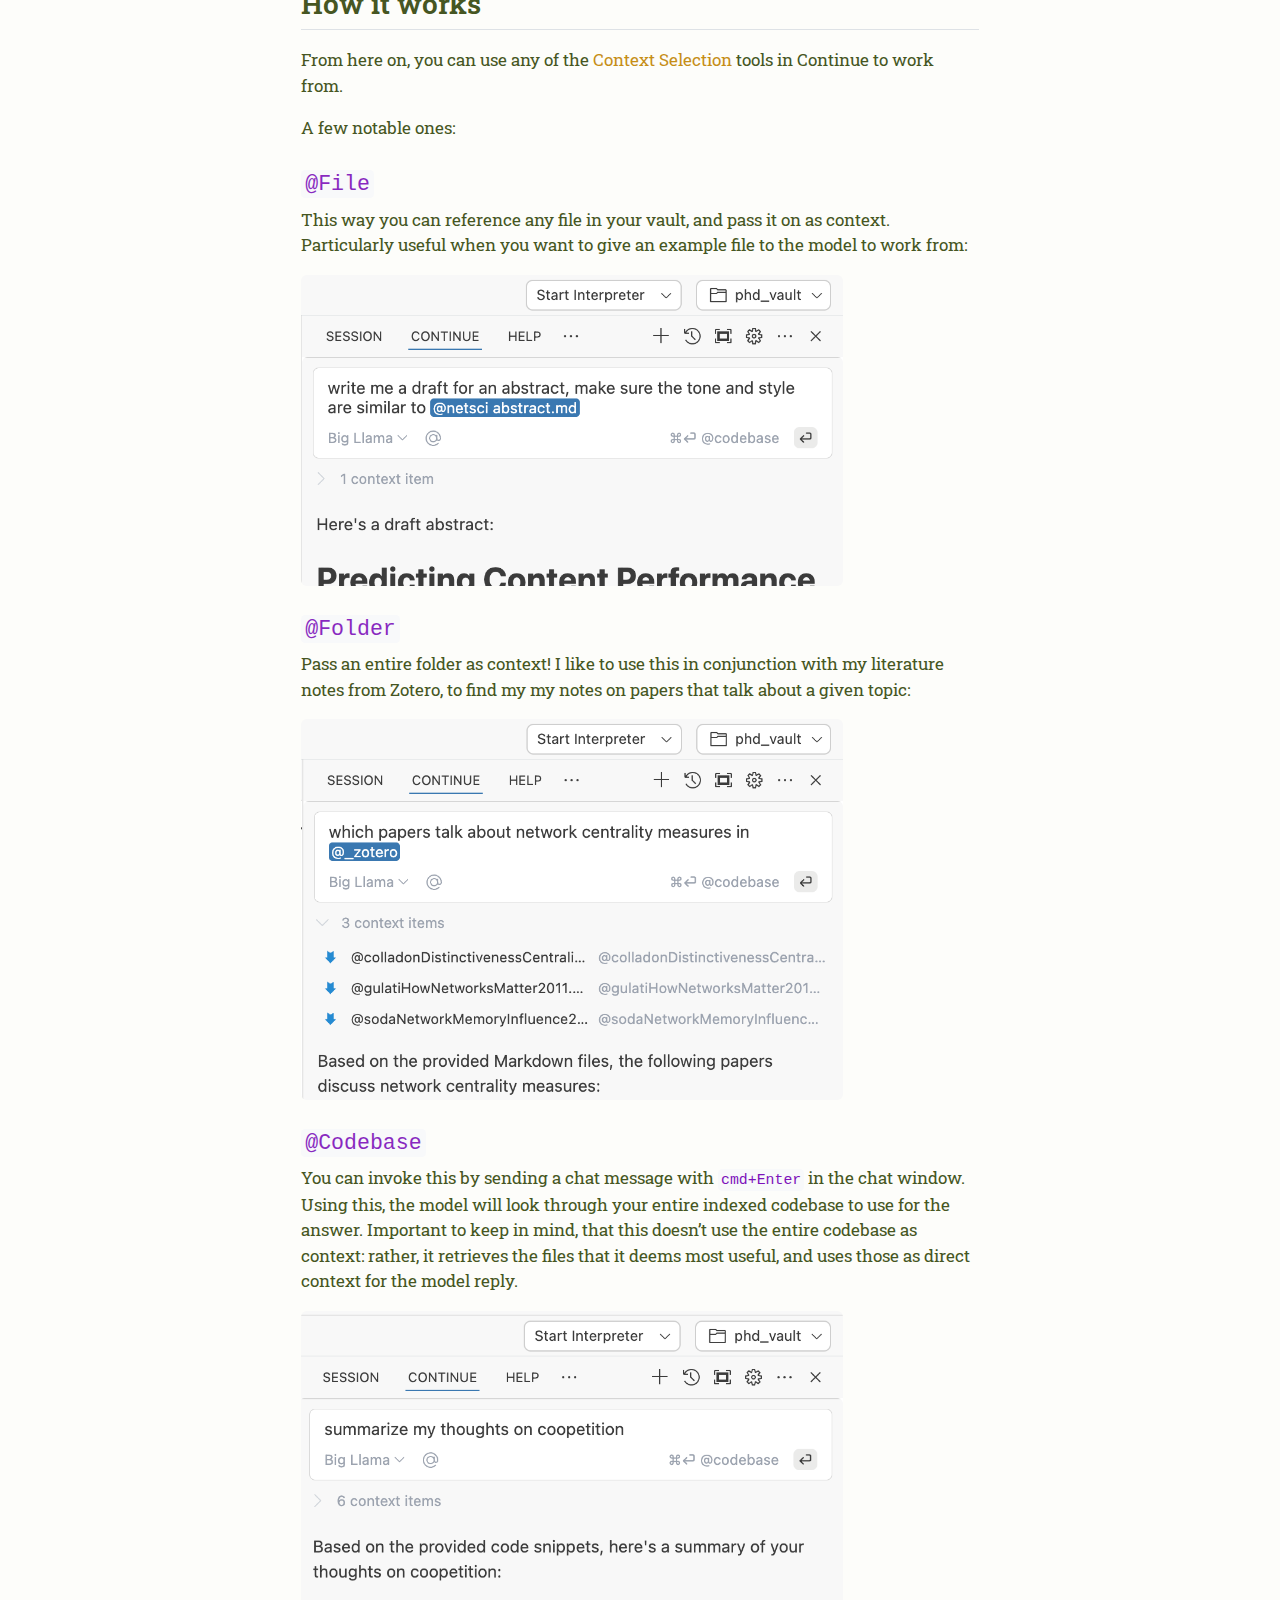
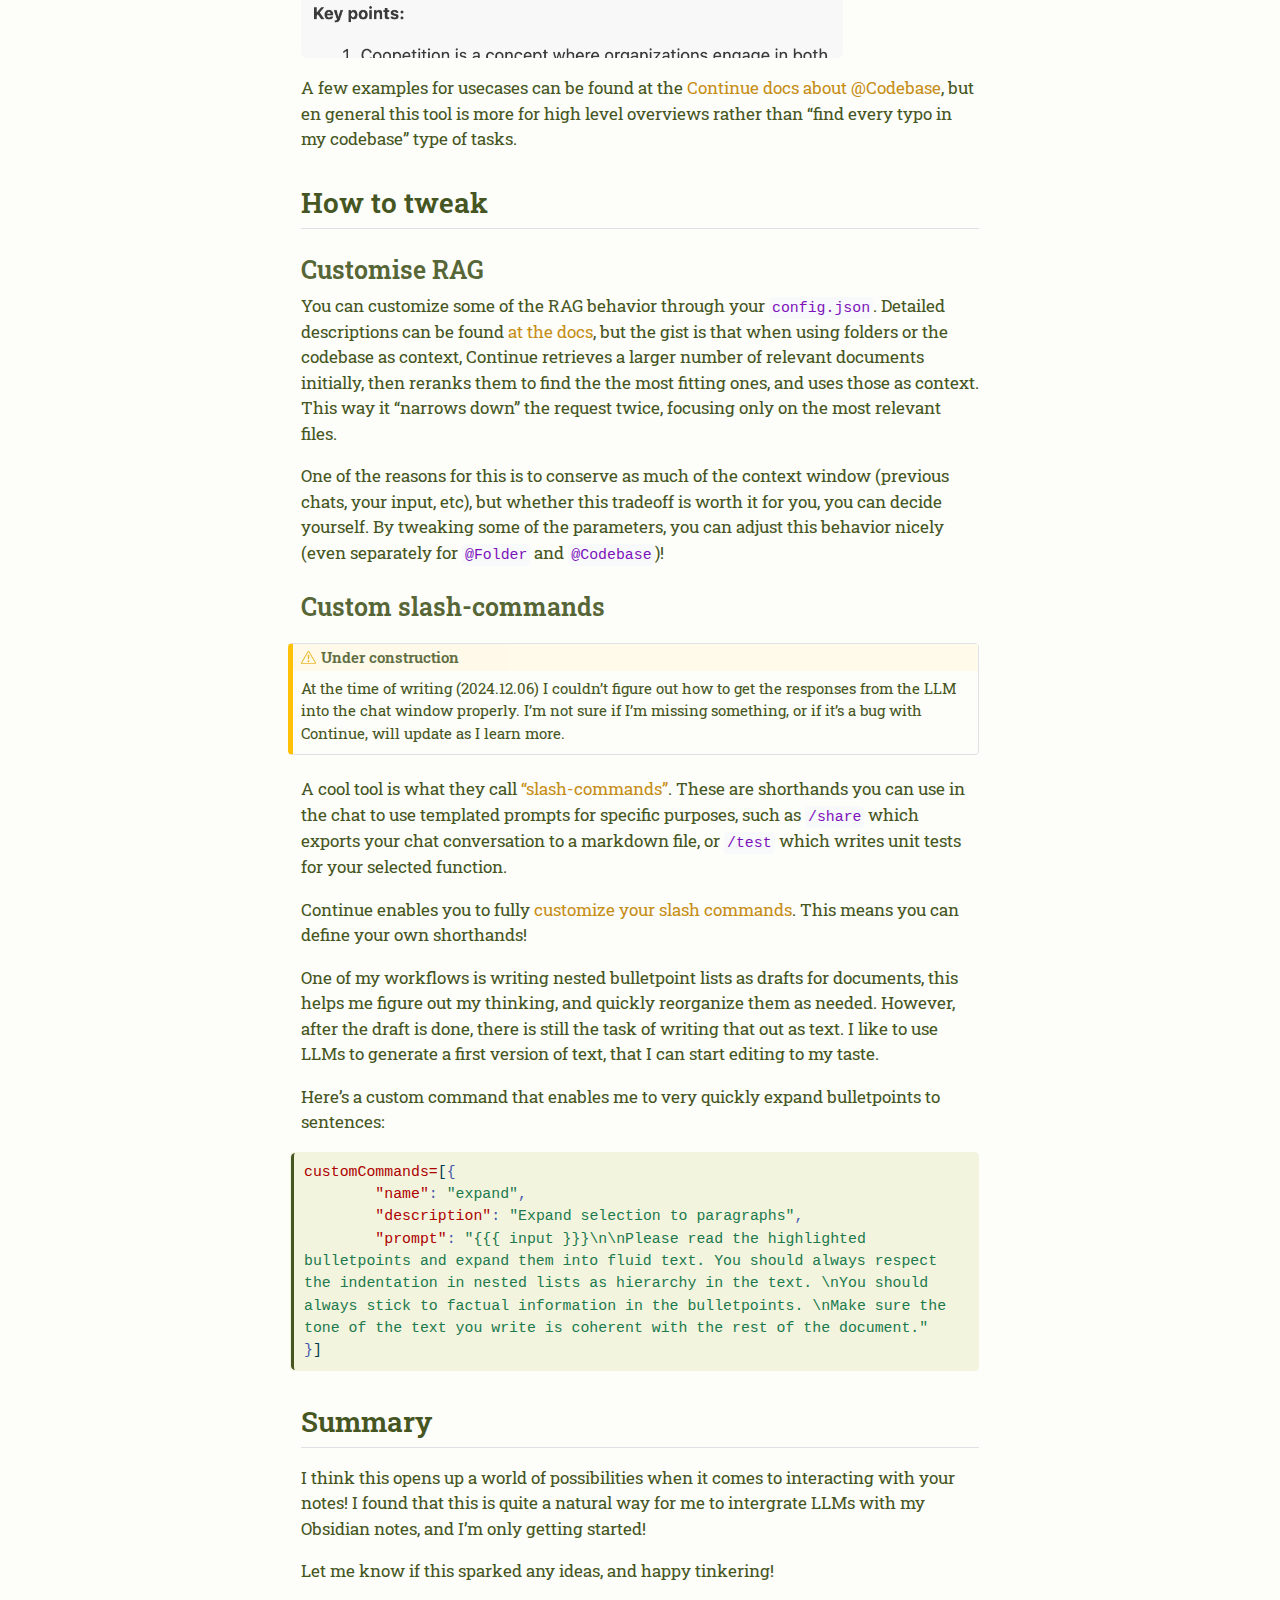
<file: obsidian-ollama.html>
<html xmlns="http://www.w3.org/1999/xhtml">
<head>
  <title>Redirect</title>
  <script type="text/javascript">
    var redirects = {"":"posts/obsidian-ollama/index.html"};
    var hash = window.location.hash.startsWith('#') ? window.location.hash.slice(1) : window.location.hash;
    var redirect = redirects[hash] || redirects[""] || "/";
    window.document.title = 'Redirect to  ' +  redirect;
    window.location.replace(redirect);
  </script>
</head>
<body>
</body>
</html>
</file>
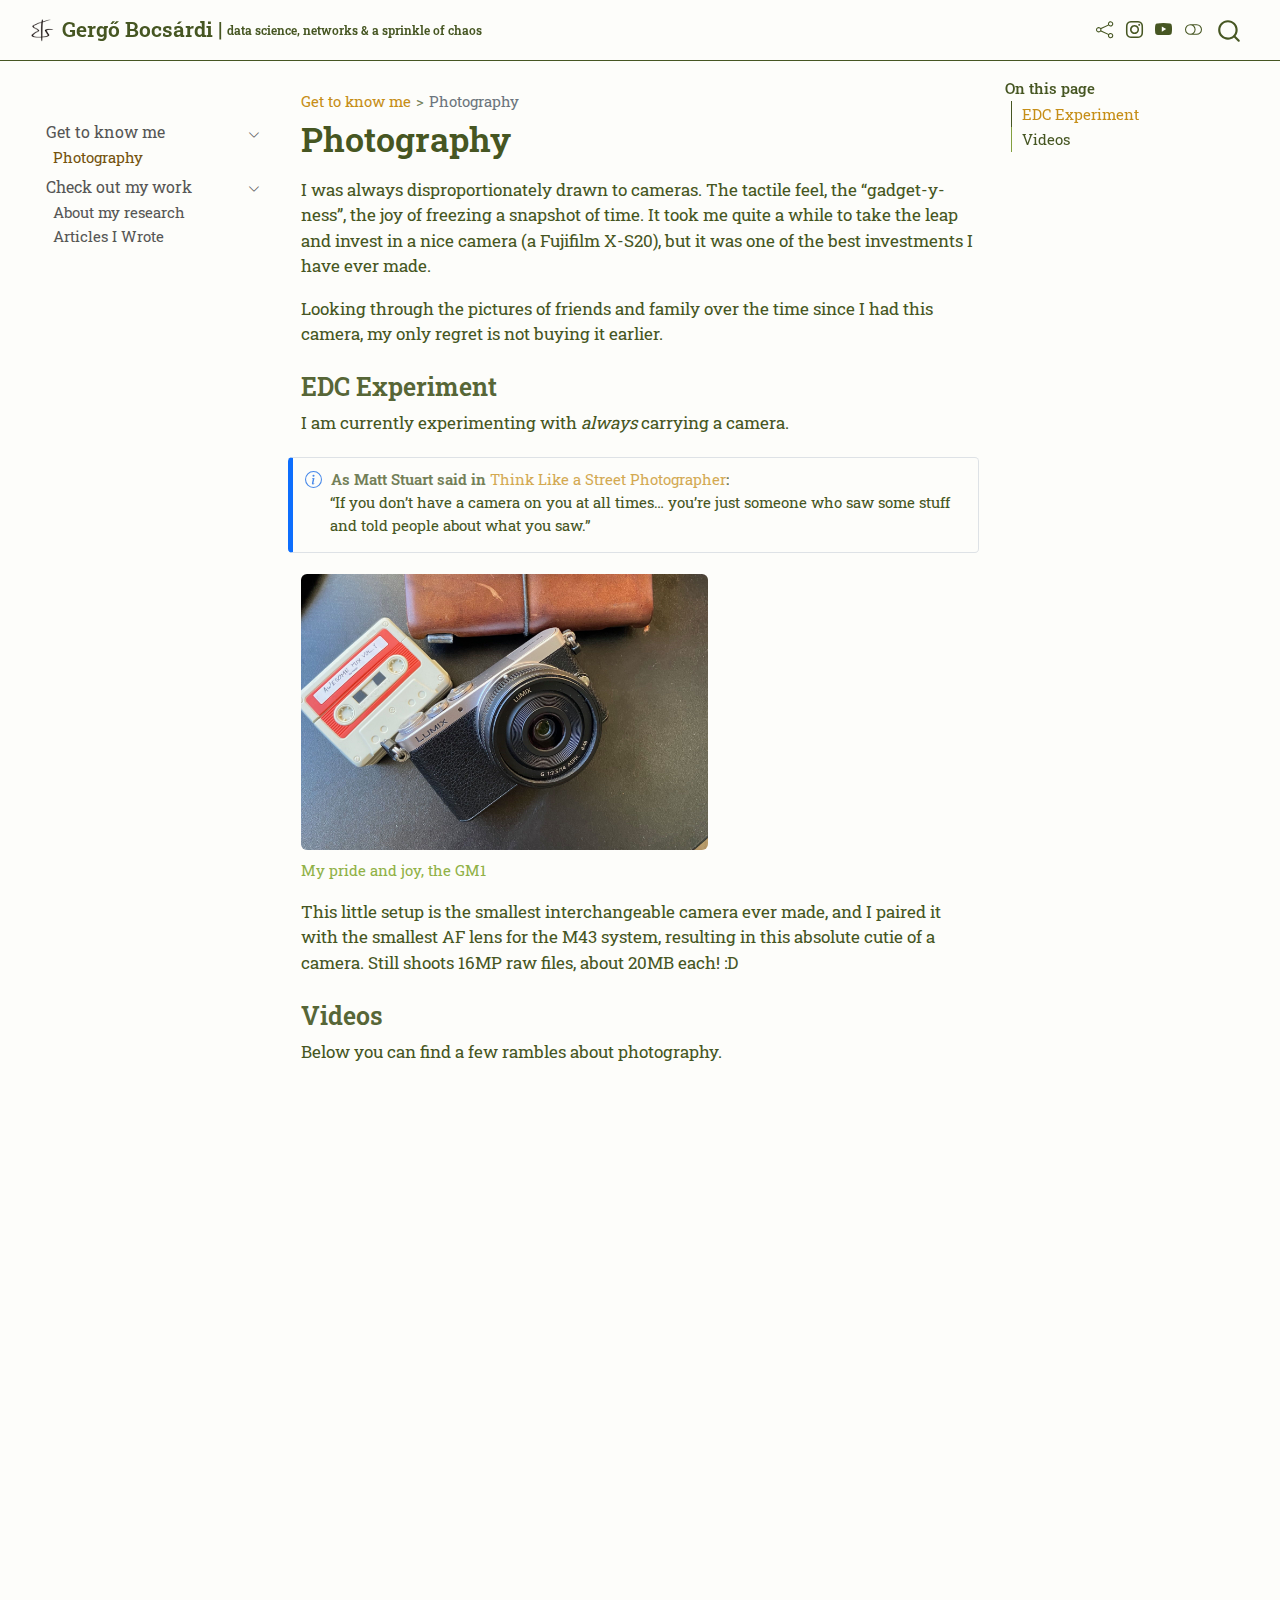
<file: photography.html>
<!DOCTYPE html>
<html xmlns="http://www.w3.org/1999/xhtml" lang="en" xml:lang="en"><head>

<meta charset="utf-8">
<meta name="generator" content="quarto-1.6.36">

<meta name="viewport" content="width=device-width, initial-scale=1.0, user-scalable=yes">


<title>Photography – Gergő Bocsárdi |   data science, networks &amp; a sprinkle of chaos  </title>
<style>
code{white-space: pre-wrap;}
span.smallcaps{font-variant: small-caps;}
div.columns{display: flex; gap: min(4vw, 1.5em);}
div.column{flex: auto; overflow-x: auto;}
div.hanging-indent{margin-left: 1.5em; text-indent: -1.5em;}
ul.task-list{list-style: none;}
ul.task-list li input[type="checkbox"] {
  width: 0.8em;
  margin: 0 0.8em 0.2em -1em; /* quarto-specific, see https://github.com/quarto-dev/quarto-cli/issues/4556 */ 
  vertical-align: middle;
}
</style>


<script src="site_libs/quarto-nav/quarto-nav.js"></script>
<script src="site_libs/quarto-nav/headroom.min.js"></script>
<script src="site_libs/clipboard/clipboard.min.js"></script>
<script src="site_libs/quarto-search/autocomplete.umd.js"></script>
<script src="site_libs/quarto-search/fuse.min.js"></script>
<script src="site_libs/quarto-search/quarto-search.js"></script>
<meta name="quarto:offset" content="./">
<link href="./resources/logo.png" rel="icon" type="image/png">
<script src="site_libs/quarto-html/quarto.js"></script>
<script src="site_libs/quarto-html/popper.min.js"></script>
<script src="site_libs/quarto-html/tippy.umd.min.js"></script>
<script src="site_libs/quarto-html/anchor.min.js"></script>
<link href="site_libs/quarto-html/tippy.css" rel="stylesheet">
<link href="site_libs/quarto-html/quarto-syntax-highlighting-01c78b5cd655e4cd89133cf59d535862.css" rel="stylesheet" class="quarto-color-scheme" id="quarto-text-highlighting-styles">
<link href="site_libs/quarto-html/quarto-syntax-highlighting-dark-474c6d7e63be50eb6972897072b39b27.css" rel="prefetch" class="quarto-color-scheme quarto-color-alternate" id="quarto-text-highlighting-styles">
<script src="site_libs/bootstrap/bootstrap.min.js"></script>
<link href="site_libs/bootstrap/bootstrap-icons.css" rel="stylesheet">
<link href="site_libs/bootstrap/bootstrap-1619497a8a70fe4415a6e5bd2f34c5bf.min.css" rel="stylesheet" append-hash="true" class="quarto-color-scheme" id="quarto-bootstrap" data-mode="light">
<link href="site_libs/bootstrap/bootstrap-dark-d05bf6df5175d0211de05c0b9843d977.min.css" rel="prefetch" append-hash="true" class="quarto-color-scheme quarto-color-alternate" id="quarto-bootstrap" data-mode="dark">
<script id="quarto-search-options" type="application/json">{
  "location": "navbar",
  "copy-button": false,
  "collapse-after": 3,
  "panel-placement": "end",
  "type": "overlay",
  "limit": 50,
  "keyboard-shortcut": [
    "f",
    "/",
    "s"
  ],
  "show-item-context": false,
  "language": {
    "search-no-results-text": "No results",
    "search-matching-documents-text": "matching documents",
    "search-copy-link-title": "Copy link to search",
    "search-hide-matches-text": "Hide additional matches",
    "search-more-match-text": "more match in this document",
    "search-more-matches-text": "more matches in this document",
    "search-clear-button-title": "Clear",
    "search-text-placeholder": "",
    "search-detached-cancel-button-title": "Cancel",
    "search-submit-button-title": "Submit",
    "search-label": "Search"
  }
}</script>
<link rel="preconnect" href="https://fonts.googleapis.com">
<link rel="preconnect" href="https://fonts.gstatic.com" crossorigin="">
<link href="https://fonts.googleapis.com/css2?family=Roboto+Mono:ital,wght@0,100..700;1,100..700&amp;family=Roboto+Slab:wght@100..900&amp;display=swap" rel="stylesheet">


<link rel="stylesheet" href="resources/style/styles.css">
</head>

<body class="nav-sidebar floating nav-fixed">

<div id="quarto-search-results"></div>
  <header id="quarto-header" class="headroom fixed-top">
    <nav class="navbar navbar-expand-lg " data-bs-theme="dark">
      <div class="navbar-container container-fluid">
      <div class="navbar-brand-container mx-auto">
    <a href="./index.html" class="navbar-brand navbar-brand-logo">
    <img src="./resources/logo.png" alt="" class="navbar-logo">
    </a>
    <a class="navbar-brand" href="./index.html">
    <span class="navbar-title">Gergő Bocsárdi | <sub> <sup> data science, networks &amp; a sprinkle of chaos </sup> </sub></span>
    </a>
  </div>
        <div class="quarto-navbar-tools tools-wide tools-end">
    <a href="https://bsky.app/profile/agbocsardi.com" title="" class="quarto-navigation-tool px-1" aria-label=""><i class="bi bi-share"></i></a>
    <a href="https://www.instagram.com/gergo.jpeg/" title="" class="quarto-navigation-tool px-1" aria-label=""><i class="bi bi-instagram"></i></a>
    <a href="https://www.youtube.com/@agbocsardi" title="" class="quarto-navigation-tool px-1" aria-label=""><i class="bi bi-youtube"></i></a>
  <a href="" class="quarto-color-scheme-toggle quarto-navigation-tool  px-1" onclick="window.quartoToggleColorScheme(); return false;" title="Toggle dark mode"><i class="bi"></i></a>
</div>
          <div id="quarto-search" class="" title="Search"></div>
      </div> <!-- /container-fluid -->
    </nav>
  <nav class="quarto-secondary-nav">
    <div class="container-fluid d-flex">
      <button type="button" class="quarto-btn-toggle btn" data-bs-toggle="collapse" role="button" data-bs-target=".quarto-sidebar-collapse-item" aria-controls="quarto-sidebar" aria-expanded="false" aria-label="Toggle sidebar navigation" onclick="if (window.quartoToggleHeadroom) { window.quartoToggleHeadroom(); }">
        <i class="bi bi-layout-text-sidebar-reverse"></i>
      </button>
        <nav class="quarto-page-breadcrumbs" aria-label="breadcrumb"><ol class="breadcrumb"><li class="breadcrumb-item"><a href="./photography.html">Get to know me</a></li><li class="breadcrumb-item"><a href="./photography.html">Photography</a></li></ol></nav>
        <a class="flex-grow-1" role="navigation" data-bs-toggle="collapse" data-bs-target=".quarto-sidebar-collapse-item" aria-controls="quarto-sidebar" aria-expanded="false" aria-label="Toggle sidebar navigation" onclick="if (window.quartoToggleHeadroom) { window.quartoToggleHeadroom(); }">      
        </a>
      <button type="button" class="btn quarto-search-button" aria-label="Search" onclick="window.quartoOpenSearch();">
        <i class="bi bi-search"></i>
      </button>
    </div>
  </nav>
</header>
<!-- content -->
<div id="quarto-content" class="quarto-container page-columns page-rows-contents page-layout-article page-navbar">
<!-- sidebar -->
  <nav id="quarto-sidebar" class="sidebar collapse collapse-horizontal quarto-sidebar-collapse-item sidebar-navigation floating overflow-auto">
        <div class="mt-2 flex-shrink-0 align-items-center">
        <div class="sidebar-search">
        <div id="quarto-search" class="" title="Search"></div>
        </div>
        </div>
    <div class="sidebar-menu-container"> 
    <ul class="list-unstyled mt-1">
        <li class="sidebar-item sidebar-item-section">
      <div class="sidebar-item-container"> 
            <a class="sidebar-item-text sidebar-link text-start" data-bs-toggle="collapse" data-bs-target="#quarto-sidebar-section-1" role="navigation" aria-expanded="true">
 <span class="menu-text">Get to know me</span></a>
          <a class="sidebar-item-toggle text-start" data-bs-toggle="collapse" data-bs-target="#quarto-sidebar-section-1" role="navigation" aria-expanded="true" aria-label="Toggle section">
            <i class="bi bi-chevron-right ms-2"></i>
          </a> 
      </div>
      <ul id="quarto-sidebar-section-1" class="collapse list-unstyled sidebar-section depth1 show">  
          <li class="sidebar-item">
  <div class="sidebar-item-container"> 
  <a href="./photography.html" class="sidebar-item-text sidebar-link active">
 <span class="menu-text">Photography</span></a>
  </div>
</li>
      </ul>
  </li>
        <li class="sidebar-item sidebar-item-section">
      <div class="sidebar-item-container"> 
            <a class="sidebar-item-text sidebar-link text-start" data-bs-toggle="collapse" data-bs-target="#quarto-sidebar-section-2" role="navigation" aria-expanded="true">
 <span class="menu-text">Check out my work</span></a>
          <a class="sidebar-item-toggle text-start" data-bs-toggle="collapse" data-bs-target="#quarto-sidebar-section-2" role="navigation" aria-expanded="true" aria-label="Toggle section">
            <i class="bi bi-chevron-right ms-2"></i>
          </a> 
      </div>
      <ul id="quarto-sidebar-section-2" class="collapse list-unstyled sidebar-section depth1 show">  
          <li class="sidebar-item">
  <div class="sidebar-item-container"> 
  <a href="./research.html" class="sidebar-item-text sidebar-link">
 <span class="menu-text">About my research</span></a>
  </div>
</li>
          <li class="sidebar-item">
  <div class="sidebar-item-container"> 
  <a href="./blog.html" class="sidebar-item-text sidebar-link">
 <span class="menu-text">Articles I Wrote</span></a>
  </div>
</li>
      </ul>
  </li>
    </ul>
    </div>
</nav>
<div id="quarto-sidebar-glass" class="quarto-sidebar-collapse-item" data-bs-toggle="collapse" data-bs-target=".quarto-sidebar-collapse-item"></div>
<!-- margin-sidebar -->
    <div id="quarto-margin-sidebar" class="sidebar margin-sidebar">
        <nav id="TOC" role="doc-toc" class="toc-active">
    <h2 id="toc-title">On this page</h2>
   
  <ul>
  <li><a href="#edc-experiment" id="toc-edc-experiment" class="nav-link active" data-scroll-target="#edc-experiment">EDC Experiment</a></li>
  <li><a href="#videos" id="toc-videos" class="nav-link" data-scroll-target="#videos">Videos</a></li>
  </ul>
</nav>
    </div>
<!-- main -->
<main class="content" id="quarto-document-content">

<header id="title-block-header" class="quarto-title-block default"><nav class="quarto-page-breadcrumbs quarto-title-breadcrumbs d-none d-lg-block" aria-label="breadcrumb"><ol class="breadcrumb"><li class="breadcrumb-item"><a href="./photography.html">Get to know me</a></li><li class="breadcrumb-item"><a href="./photography.html">Photography</a></li></ol></nav>
<div class="quarto-title">
<h1 class="title">Photography</h1>
</div>



<div class="quarto-title-meta">

    
  
    
  </div>
  


</header>


<p>I was always disproportionately drawn to cameras. The tactile feel, the “gadget-y-ness”, the joy of freezing a snapshot of time. It took me quite a while to take the leap and invest in a nice camera (a Fujifilm X-S20), but it was one of the best investments I have ever made.</p>
<p>Looking through the pictures of friends and family over the time since I had this camera, my only regret is not buying it earlier.</p>
<section id="edc-experiment" class="level3">
<h3 class="anchored" data-anchor-id="edc-experiment">EDC Experiment</h3>
<p>I am currently experimenting with <em>always</em> carrying a camera.</p>
<div class="callout callout-style-simple callout-note callout-titled" title="As Matt Stuart said in [Think Like a Street Photographer](https://g.co/kgs/BHeEuqe):">
<div class="callout-header d-flex align-content-center">
<div class="callout-icon-container">
<i class="callout-icon"></i>
</div>
<div class="callout-title-container flex-fill">
As Matt Stuart said in <a href="https://g.co/kgs/BHeEuqe">Think Like a Street Photographer</a>:
</div>
</div>
<div class="callout-body-container callout-body">
<p>“If you don’t have a camera on you at all times… you’re just someone who saw some stuff and told people about what you saw.”</p>
</div>
</div>
<div class="quarto-figure quarto-figure-left">
<figure class="figure">
<p><img src="resources/gm1.jpeg" class="img-fluid figure-img" style="width:60.0%"></p>
<figcaption>My pride and joy, the GM1</figcaption>
</figure>
</div>
<p>This little setup is the smallest interchangeable camera ever made, and I paired it with the smallest AF lens for the M43 system, resulting in this absolute cutie of a camera. Still shoots 16MP raw files, about 20MB each! :D</p>
</section>
<section id="videos" class="level3">
<h3 class="anchored" data-anchor-id="videos">Videos</h3>
<p>Below you can find a few rambles about photography.</p>
<iframe width="560" height="315" src="https://www.youtube.com/embed/XQbPhwG9BOo?si=Uih9q_Bi6B5KLEAa" title="YouTube video player" frameborder="0" allow="accelerometer; autoplay; clipboard-write; encrypted-media; gyroscope; picture-in-picture; web-share" referrerpolicy="strict-origin-when-cross-origin" allowfullscreen="">
</iframe>
<iframe width="560" height="315" src="https://www.youtube.com/embed/AQ6QqKUIW4M?si=bUkRGQQMH4BUFlIK" title="YouTube video player" frameborder="0" allow="accelerometer; autoplay; clipboard-write; encrypted-media; gyroscope; picture-in-picture; web-share" referrerpolicy="strict-origin-when-cross-origin" allowfullscreen="">
</iframe>


</section>

</main> <!-- /main -->
<script id="quarto-html-after-body" type="application/javascript">
window.document.addEventListener("DOMContentLoaded", function (event) {
  const toggleBodyColorMode = (bsSheetEl) => {
    const mode = bsSheetEl.getAttribute("data-mode");
    const bodyEl = window.document.querySelector("body");
    if (mode === "dark") {
      bodyEl.classList.add("quarto-dark");
      bodyEl.classList.remove("quarto-light");
    } else {
      bodyEl.classList.add("quarto-light");
      bodyEl.classList.remove("quarto-dark");
    }
  }
  const toggleBodyColorPrimary = () => {
    const bsSheetEl = window.document.querySelector("link#quarto-bootstrap");
    if (bsSheetEl) {
      toggleBodyColorMode(bsSheetEl);
    }
  }
  toggleBodyColorPrimary();  
  const disableStylesheet = (stylesheets) => {
    for (let i=0; i < stylesheets.length; i++) {
      const stylesheet = stylesheets[i];
      stylesheet.rel = 'prefetch';
    }
  }
  const enableStylesheet = (stylesheets) => {
    for (let i=0; i < stylesheets.length; i++) {
      const stylesheet = stylesheets[i];
      stylesheet.rel = 'stylesheet';
    }
  }
  const manageTransitions = (selector, allowTransitions) => {
    const els = window.document.querySelectorAll(selector);
    for (let i=0; i < els.length; i++) {
      const el = els[i];
      if (allowTransitions) {
        el.classList.remove('notransition');
      } else {
        el.classList.add('notransition');
      }
    }
  }
  const toggleGiscusIfUsed = (isAlternate, darkModeDefault) => {
    const baseTheme = document.querySelector('#giscus-base-theme')?.value ?? 'light';
    const alternateTheme = document.querySelector('#giscus-alt-theme')?.value ?? 'dark';
    let newTheme = '';
    if(darkModeDefault) {
      newTheme = isAlternate ? baseTheme : alternateTheme;
    } else {
      newTheme = isAlternate ? alternateTheme : baseTheme;
    }
    const changeGiscusTheme = () => {
      // From: https://github.com/giscus/giscus/issues/336
      const sendMessage = (message) => {
        const iframe = document.querySelector('iframe.giscus-frame');
        if (!iframe) return;
        iframe.contentWindow.postMessage({ giscus: message }, 'https://giscus.app');
      }
      sendMessage({
        setConfig: {
          theme: newTheme
        }
      });
    }
    const isGiscussLoaded = window.document.querySelector('iframe.giscus-frame') !== null;
    if (isGiscussLoaded) {
      changeGiscusTheme();
    }
  }
  const toggleColorMode = (alternate) => {
    // Switch the stylesheets
    const alternateStylesheets = window.document.querySelectorAll('link.quarto-color-scheme.quarto-color-alternate');
    manageTransitions('#quarto-margin-sidebar .nav-link', false);
    if (alternate) {
      enableStylesheet(alternateStylesheets);
      for (const sheetNode of alternateStylesheets) {
        if (sheetNode.id === "quarto-bootstrap") {
          toggleBodyColorMode(sheetNode);
        }
      }
    } else {
      disableStylesheet(alternateStylesheets);
      toggleBodyColorPrimary();
    }
    manageTransitions('#quarto-margin-sidebar .nav-link', true);
    // Switch the toggles
    const toggles = window.document.querySelectorAll('.quarto-color-scheme-toggle');
    for (let i=0; i < toggles.length; i++) {
      const toggle = toggles[i];
      if (toggle) {
        if (alternate) {
          toggle.classList.add("alternate");     
        } else {
          toggle.classList.remove("alternate");
        }
      }
    }
    // Hack to workaround the fact that safari doesn't
    // properly recolor the scrollbar when toggling (#1455)
    if (navigator.userAgent.indexOf('Safari') > 0 && navigator.userAgent.indexOf('Chrome') == -1) {
      manageTransitions("body", false);
      window.scrollTo(0, 1);
      setTimeout(() => {
        window.scrollTo(0, 0);
        manageTransitions("body", true);
      }, 40);  
    }
  }
  const isFileUrl = () => { 
    return window.location.protocol === 'file:';
  }
  const hasAlternateSentinel = () => {  
    let styleSentinel = getColorSchemeSentinel();
    if (styleSentinel !== null) {
      return styleSentinel === "alternate";
    } else {
      return false;
    }
  }
  const setStyleSentinel = (alternate) => {
    const value = alternate ? "alternate" : "default";
    if (!isFileUrl()) {
      window.localStorage.setItem("quarto-color-scheme", value);
    } else {
      localAlternateSentinel = value;
    }
  }
  const getColorSchemeSentinel = () => {
    if (!isFileUrl()) {
      const storageValue = window.localStorage.getItem("quarto-color-scheme");
      return storageValue != null ? storageValue : localAlternateSentinel;
    } else {
      return localAlternateSentinel;
    }
  }
  const darkModeDefault = false;
  let localAlternateSentinel = darkModeDefault ? 'alternate' : 'default';
  // Dark / light mode switch
  window.quartoToggleColorScheme = () => {
    // Read the current dark / light value 
    let toAlternate = !hasAlternateSentinel();
    toggleColorMode(toAlternate);
    setStyleSentinel(toAlternate);
    toggleGiscusIfUsed(toAlternate, darkModeDefault);
  };
  // Ensure there is a toggle, if there isn't float one in the top right
  if (window.document.querySelector('.quarto-color-scheme-toggle') === null) {
    const a = window.document.createElement('a');
    a.classList.add('top-right');
    a.classList.add('quarto-color-scheme-toggle');
    a.href = "";
    a.onclick = function() { try { window.quartoToggleColorScheme(); } catch {} return false; };
    const i = window.document.createElement("i");
    i.classList.add('bi');
    a.appendChild(i);
    window.document.body.appendChild(a);
  }
  // Switch to dark mode if need be
  if (hasAlternateSentinel()) {
    toggleColorMode(true);
  } else {
    toggleColorMode(false);
  }
  const icon = "";
  const anchorJS = new window.AnchorJS();
  anchorJS.options = {
    placement: 'right',
    icon: icon
  };
  anchorJS.add('.anchored');
  const isCodeAnnotation = (el) => {
    for (const clz of el.classList) {
      if (clz.startsWith('code-annotation-')) {                     
        return true;
      }
    }
    return false;
  }
  const onCopySuccess = function(e) {
    // button target
    const button = e.trigger;
    // don't keep focus
    button.blur();
    // flash "checked"
    button.classList.add('code-copy-button-checked');
    var currentTitle = button.getAttribute("title");
    button.setAttribute("title", "Copied!");
    let tooltip;
    if (window.bootstrap) {
      button.setAttribute("data-bs-toggle", "tooltip");
      button.setAttribute("data-bs-placement", "left");
      button.setAttribute("data-bs-title", "Copied!");
      tooltip = new bootstrap.Tooltip(button, 
        { trigger: "manual", 
          customClass: "code-copy-button-tooltip",
          offset: [0, -8]});
      tooltip.show();    
    }
    setTimeout(function() {
      if (tooltip) {
        tooltip.hide();
        button.removeAttribute("data-bs-title");
        button.removeAttribute("data-bs-toggle");
        button.removeAttribute("data-bs-placement");
      }
      button.setAttribute("title", currentTitle);
      button.classList.remove('code-copy-button-checked');
    }, 1000);
    // clear code selection
    e.clearSelection();
  }
  const getTextToCopy = function(trigger) {
      const codeEl = trigger.previousElementSibling.cloneNode(true);
      for (const childEl of codeEl.children) {
        if (isCodeAnnotation(childEl)) {
          childEl.remove();
        }
      }
      return codeEl.innerText;
  }
  const clipboard = new window.ClipboardJS('.code-copy-button:not([data-in-quarto-modal])', {
    text: getTextToCopy
  });
  clipboard.on('success', onCopySuccess);
  if (window.document.getElementById('quarto-embedded-source-code-modal')) {
    const clipboardModal = new window.ClipboardJS('.code-copy-button[data-in-quarto-modal]', {
      text: getTextToCopy,
      container: window.document.getElementById('quarto-embedded-source-code-modal')
    });
    clipboardModal.on('success', onCopySuccess);
  }
    var localhostRegex = new RegExp(/^(?:http|https):\/\/localhost\:?[0-9]*\//);
    var mailtoRegex = new RegExp(/^mailto:/);
      var filterRegex = new RegExp("https:\/\/agbocsardi\.github\.io\/personal_website\/");
    var isInternal = (href) => {
        return filterRegex.test(href) || localhostRegex.test(href) || mailtoRegex.test(href);
    }
    // Inspect non-navigation links and adorn them if external
 	var links = window.document.querySelectorAll('a[href]:not(.nav-link):not(.navbar-brand):not(.toc-action):not(.sidebar-link):not(.sidebar-item-toggle):not(.pagination-link):not(.no-external):not([aria-hidden]):not(.dropdown-item):not(.quarto-navigation-tool):not(.about-link)');
    for (var i=0; i<links.length; i++) {
      const link = links[i];
      if (!isInternal(link.href)) {
        // undo the damage that might have been done by quarto-nav.js in the case of
        // links that we want to consider external
        if (link.dataset.originalHref !== undefined) {
          link.href = link.dataset.originalHref;
        }
      }
    }
  function tippyHover(el, contentFn, onTriggerFn, onUntriggerFn) {
    const config = {
      allowHTML: true,
      maxWidth: 500,
      delay: 100,
      arrow: false,
      appendTo: function(el) {
          return el.parentElement;
      },
      interactive: true,
      interactiveBorder: 10,
      theme: 'quarto',
      placement: 'bottom-start',
    };
    if (contentFn) {
      config.content = contentFn;
    }
    if (onTriggerFn) {
      config.onTrigger = onTriggerFn;
    }
    if (onUntriggerFn) {
      config.onUntrigger = onUntriggerFn;
    }
    window.tippy(el, config); 
  }
  const noterefs = window.document.querySelectorAll('a[role="doc-noteref"]');
  for (var i=0; i<noterefs.length; i++) {
    const ref = noterefs[i];
    tippyHover(ref, function() {
      // use id or data attribute instead here
      let href = ref.getAttribute('data-footnote-href') || ref.getAttribute('href');
      try { href = new URL(href).hash; } catch {}
      const id = href.replace(/^#\/?/, "");
      const note = window.document.getElementById(id);
      if (note) {
        return note.innerHTML;
      } else {
        return "";
      }
    });
  }
  const xrefs = window.document.querySelectorAll('a.quarto-xref');
  const processXRef = (id, note) => {
    // Strip column container classes
    const stripColumnClz = (el) => {
      el.classList.remove("page-full", "page-columns");
      if (el.children) {
        for (const child of el.children) {
          stripColumnClz(child);
        }
      }
    }
    stripColumnClz(note)
    if (id === null || id.startsWith('sec-')) {
      // Special case sections, only their first couple elements
      const container = document.createElement("div");
      if (note.children && note.children.length > 2) {
        container.appendChild(note.children[0].cloneNode(true));
        for (let i = 1; i < note.children.length; i++) {
          const child = note.children[i];
          if (child.tagName === "P" && child.innerText === "") {
            continue;
          } else {
            container.appendChild(child.cloneNode(true));
            break;
          }
        }
        if (window.Quarto?.typesetMath) {
          window.Quarto.typesetMath(container);
        }
        return container.innerHTML
      } else {
        if (window.Quarto?.typesetMath) {
          window.Quarto.typesetMath(note);
        }
        return note.innerHTML;
      }
    } else {
      // Remove any anchor links if they are present
      const anchorLink = note.querySelector('a.anchorjs-link');
      if (anchorLink) {
        anchorLink.remove();
      }
      if (window.Quarto?.typesetMath) {
        window.Quarto.typesetMath(note);
      }
      if (note.classList.contains("callout")) {
        return note.outerHTML;
      } else {
        return note.innerHTML;
      }
    }
  }
  for (var i=0; i<xrefs.length; i++) {
    const xref = xrefs[i];
    tippyHover(xref, undefined, function(instance) {
      instance.disable();
      let url = xref.getAttribute('href');
      let hash = undefined; 
      if (url.startsWith('#')) {
        hash = url;
      } else {
        try { hash = new URL(url).hash; } catch {}
      }
      if (hash) {
        const id = hash.replace(/^#\/?/, "");
        const note = window.document.getElementById(id);
        if (note !== null) {
          try {
            const html = processXRef(id, note.cloneNode(true));
            instance.setContent(html);
          } finally {
            instance.enable();
            instance.show();
          }
        } else {
          // See if we can fetch this
          fetch(url.split('#')[0])
          .then(res => res.text())
          .then(html => {
            const parser = new DOMParser();
            const htmlDoc = parser.parseFromString(html, "text/html");
            const note = htmlDoc.getElementById(id);
            if (note !== null) {
              const html = processXRef(id, note);
              instance.setContent(html);
            } 
          }).finally(() => {
            instance.enable();
            instance.show();
          });
        }
      } else {
        // See if we can fetch a full url (with no hash to target)
        // This is a special case and we should probably do some content thinning / targeting
        fetch(url)
        .then(res => res.text())
        .then(html => {
          const parser = new DOMParser();
          const htmlDoc = parser.parseFromString(html, "text/html");
          const note = htmlDoc.querySelector('main.content');
          if (note !== null) {
            // This should only happen for chapter cross references
            // (since there is no id in the URL)
            // remove the first header
            if (note.children.length > 0 && note.children[0].tagName === "HEADER") {
              note.children[0].remove();
            }
            const html = processXRef(null, note);
            instance.setContent(html);
          } 
        }).finally(() => {
          instance.enable();
          instance.show();
        });
      }
    }, function(instance) {
    });
  }
      let selectedAnnoteEl;
      const selectorForAnnotation = ( cell, annotation) => {
        let cellAttr = 'data-code-cell="' + cell + '"';
        let lineAttr = 'data-code-annotation="' +  annotation + '"';
        const selector = 'span[' + cellAttr + '][' + lineAttr + ']';
        return selector;
      }
      const selectCodeLines = (annoteEl) => {
        const doc = window.document;
        const targetCell = annoteEl.getAttribute("data-target-cell");
        const targetAnnotation = annoteEl.getAttribute("data-target-annotation");
        const annoteSpan = window.document.querySelector(selectorForAnnotation(targetCell, targetAnnotation));
        const lines = annoteSpan.getAttribute("data-code-lines").split(",");
        const lineIds = lines.map((line) => {
          return targetCell + "-" + line;
        })
        let top = null;
        let height = null;
        let parent = null;
        if (lineIds.length > 0) {
            //compute the position of the single el (top and bottom and make a div)
            const el = window.document.getElementById(lineIds[0]);
            top = el.offsetTop;
            height = el.offsetHeight;
            parent = el.parentElement.parentElement;
          if (lineIds.length > 1) {
            const lastEl = window.document.getElementById(lineIds[lineIds.length - 1]);
            const bottom = lastEl.offsetTop + lastEl.offsetHeight;
            height = bottom - top;
          }
          if (top !== null && height !== null && parent !== null) {
            // cook up a div (if necessary) and position it 
            let div = window.document.getElementById("code-annotation-line-highlight");
            if (div === null) {
              div = window.document.createElement("div");
              div.setAttribute("id", "code-annotation-line-highlight");
              div.style.position = 'absolute';
              parent.appendChild(div);
            }
            div.style.top = top - 2 + "px";
            div.style.height = height + 4 + "px";
            div.style.left = 0;
            let gutterDiv = window.document.getElementById("code-annotation-line-highlight-gutter");
            if (gutterDiv === null) {
              gutterDiv = window.document.createElement("div");
              gutterDiv.setAttribute("id", "code-annotation-line-highlight-gutter");
              gutterDiv.style.position = 'absolute';
              const codeCell = window.document.getElementById(targetCell);
              const gutter = codeCell.querySelector('.code-annotation-gutter');
              gutter.appendChild(gutterDiv);
            }
            gutterDiv.style.top = top - 2 + "px";
            gutterDiv.style.height = height + 4 + "px";
          }
          selectedAnnoteEl = annoteEl;
        }
      };
      const unselectCodeLines = () => {
        const elementsIds = ["code-annotation-line-highlight", "code-annotation-line-highlight-gutter"];
        elementsIds.forEach((elId) => {
          const div = window.document.getElementById(elId);
          if (div) {
            div.remove();
          }
        });
        selectedAnnoteEl = undefined;
      };
        // Handle positioning of the toggle
    window.addEventListener(
      "resize",
      throttle(() => {
        elRect = undefined;
        if (selectedAnnoteEl) {
          selectCodeLines(selectedAnnoteEl);
        }
      }, 10)
    );
    function throttle(fn, ms) {
    let throttle = false;
    let timer;
      return (...args) => {
        if(!throttle) { // first call gets through
            fn.apply(this, args);
            throttle = true;
        } else { // all the others get throttled
            if(timer) clearTimeout(timer); // cancel #2
            timer = setTimeout(() => {
              fn.apply(this, args);
              timer = throttle = false;
            }, ms);
        }
      };
    }
      // Attach click handler to the DT
      const annoteDls = window.document.querySelectorAll('dt[data-target-cell]');
      for (const annoteDlNode of annoteDls) {
        annoteDlNode.addEventListener('click', (event) => {
          const clickedEl = event.target;
          if (clickedEl !== selectedAnnoteEl) {
            unselectCodeLines();
            const activeEl = window.document.querySelector('dt[data-target-cell].code-annotation-active');
            if (activeEl) {
              activeEl.classList.remove('code-annotation-active');
            }
            selectCodeLines(clickedEl);
            clickedEl.classList.add('code-annotation-active');
          } else {
            // Unselect the line
            unselectCodeLines();
            clickedEl.classList.remove('code-annotation-active');
          }
        });
      }
  const findCites = (el) => {
    const parentEl = el.parentElement;
    if (parentEl) {
      const cites = parentEl.dataset.cites;
      if (cites) {
        return {
          el,
          cites: cites.split(' ')
        };
      } else {
        return findCites(el.parentElement)
      }
    } else {
      return undefined;
    }
  };
  var bibliorefs = window.document.querySelectorAll('a[role="doc-biblioref"]');
  for (var i=0; i<bibliorefs.length; i++) {
    const ref = bibliorefs[i];
    const citeInfo = findCites(ref);
    if (citeInfo) {
      tippyHover(citeInfo.el, function() {
        var popup = window.document.createElement('div');
        citeInfo.cites.forEach(function(cite) {
          var citeDiv = window.document.createElement('div');
          citeDiv.classList.add('hanging-indent');
          citeDiv.classList.add('csl-entry');
          var biblioDiv = window.document.getElementById('ref-' + cite);
          if (biblioDiv) {
            citeDiv.innerHTML = biblioDiv.innerHTML;
          }
          popup.appendChild(citeDiv);
        });
        return popup.innerHTML;
      });
    }
  }
});
</script>
</div> <!-- /content -->




</body></html>
</file>
<file: site_libs/quarto-html/tippy.css>
.tippy-box[data-animation=fade][data-state=hidden]{opacity:0}[data-tippy-root]{max-width:calc(100vw - 10px)}.tippy-box{position:relative;background-color:#333;color:#fff;border-radius:4px;font-size:14px;line-height:1.4;white-space:normal;outline:0;transition-property:transform,visibility,opacity}.tippy-box[data-placement^=top]>.tippy-arrow{bottom:0}.tippy-box[data-placement^=top]>.tippy-arrow:before{bottom:-7px;left:0;border-width:8px 8px 0;border-top-color:initial;transform-origin:center top}.tippy-box[data-placement^=bottom]>.tippy-arrow{top:0}.tippy-box[data-placement^=bottom]>.tippy-arrow:before{top:-7px;left:0;border-width:0 8px 8px;border-bottom-color:initial;transform-origin:center bottom}.tippy-box[data-placement^=left]>.tippy-arrow{right:0}.tippy-box[data-placement^=left]>.tippy-arrow:before{border-width:8px 0 8px 8px;border-left-color:initial;right:-7px;transform-origin:center left}.tippy-box[data-placement^=right]>.tippy-arrow{left:0}.tippy-box[data-placement^=right]>.tippy-arrow:before{left:-7px;border-width:8px 8px 8px 0;border-right-color:initial;transform-origin:center right}.tippy-box[data-inertia][data-state=visible]{transition-timing-function:cubic-bezier(.54,1.5,.38,1.11)}.tippy-arrow{width:16px;height:16px;color:#333}.tippy-arrow:before{content:"";position:absolute;border-color:transparent;border-style:solid}.tippy-content{position:relative;padding:5px 9px;z-index:1}
</file>
<file: site_libs/quarto-html/quarto-syntax-highlighting-01c78b5cd655e4cd89133cf59d535862.css>
/* quarto syntax highlight colors */
:root {
  --quarto-hl-ot-color: #003B4F;
  --quarto-hl-at-color: #657422;
  --quarto-hl-ss-color: #20794D;
  --quarto-hl-an-color: #5E5E5E;
  --quarto-hl-fu-color: #4758AB;
  --quarto-hl-st-color: #20794D;
  --quarto-hl-cf-color: #003B4F;
  --quarto-hl-op-color: #5E5E5E;
  --quarto-hl-er-color: #AD0000;
  --quarto-hl-bn-color: #AD0000;
  --quarto-hl-al-color: #AD0000;
  --quarto-hl-va-color: #111111;
  --quarto-hl-bu-color: inherit;
  --quarto-hl-ex-color: inherit;
  --quarto-hl-pp-color: #AD0000;
  --quarto-hl-in-color: #5E5E5E;
  --quarto-hl-vs-color: #20794D;
  --quarto-hl-wa-color: #5E5E5E;
  --quarto-hl-do-color: #5E5E5E;
  --quarto-hl-im-color: #00769E;
  --quarto-hl-ch-color: #20794D;
  --quarto-hl-dt-color: #AD0000;
  --quarto-hl-fl-color: #AD0000;
  --quarto-hl-co-color: #5E5E5E;
  --quarto-hl-cv-color: #5E5E5E;
  --quarto-hl-cn-color: #8f5902;
  --quarto-hl-sc-color: #5E5E5E;
  --quarto-hl-dv-color: #AD0000;
  --quarto-hl-kw-color: #003B4F;
}

/* other quarto variables */
:root {
  --quarto-font-monospace: SFMono-Regular, Menlo, Monaco, Consolas, "Liberation Mono", "Courier New", monospace;
}

pre > code.sourceCode > span {
  color: #003B4F;
}

code span {
  color: #003B4F;
}

code.sourceCode > span {
  color: #003B4F;
}

div.sourceCode,
div.sourceCode pre.sourceCode {
  color: #003B4F;
}

code span.ot {
  color: #003B4F;
  font-style: inherit;
}

code span.at {
  color: #657422;
  font-style: inherit;
}

code span.ss {
  color: #20794D;
  font-style: inherit;
}

code span.an {
  color: #5E5E5E;
  font-style: inherit;
}

code span.fu {
  color: #4758AB;
  font-style: inherit;
}

code span.st {
  color: #20794D;
  font-style: inherit;
}

code span.cf {
  color: #003B4F;
  font-weight: bold;
  font-style: inherit;
}

code span.op {
  color: #5E5E5E;
  font-style: inherit;
}

code span.er {
  color: #AD0000;
  font-style: inherit;
}

code span.bn {
  color: #AD0000;
  font-style: inherit;
}

code span.al {
  color: #AD0000;
  font-style: inherit;
}

code span.va {
  color: #111111;
  font-style: inherit;
}

code span.bu {
  font-style: inherit;
}

code span.ex {
  font-style: inherit;
}

code span.pp {
  color: #AD0000;
  font-style: inherit;
}

code span.in {
  color: #5E5E5E;
  font-style: inherit;
}

code span.vs {
  color: #20794D;
  font-style: inherit;
}

code span.wa {
  color: #5E5E5E;
  font-style: italic;
}

code span.do {
  color: #5E5E5E;
  font-style: italic;
}

code span.im {
  color: #00769E;
  font-style: inherit;
}

code span.ch {
  color: #20794D;
  font-style: inherit;
}

code span.dt {
  color: #AD0000;
  font-style: inherit;
}

code span.fl {
  color: #AD0000;
  font-style: inherit;
}

code span.co {
  color: #5E5E5E;
  font-style: inherit;
}

code span.cv {
  color: #5E5E5E;
  font-style: italic;
}

code span.cn {
  color: #8f5902;
  font-style: inherit;
}

code span.sc {
  color: #5E5E5E;
  font-style: inherit;
}

code span.dv {
  color: #AD0000;
  font-style: inherit;
}

code span.kw {
  color: #003B4F;
  font-weight: bold;
  font-style: inherit;
}

.prevent-inlining {
  content: "</";
}

/*# sourceMappingURL=b864b4b3bfc832830bc29b9fb759e26b.css.map */
</file>
<file: site_libs/quarto-html/quarto-syntax-highlighting-dark-474c6d7e63be50eb6972897072b39b27.css>
/* quarto syntax highlight colors */
:root {
  --quarto-hl-al-color: #f07178;
  --quarto-hl-an-color: #d4d0ab;
  --quarto-hl-at-color: #00e0e0;
  --quarto-hl-bn-color: #d4d0ab;
  --quarto-hl-bu-color: #abe338;
  --quarto-hl-ch-color: #abe338;
  --quarto-hl-co-color: #f8f8f2;
  --quarto-hl-cv-color: #ffd700;
  --quarto-hl-cn-color: #ffd700;
  --quarto-hl-cf-color: #ffa07a;
  --quarto-hl-dt-color: #ffa07a;
  --quarto-hl-dv-color: #d4d0ab;
  --quarto-hl-do-color: #f8f8f2;
  --quarto-hl-er-color: #f07178;
  --quarto-hl-ex-color: #00e0e0;
  --quarto-hl-fl-color: #d4d0ab;
  --quarto-hl-fu-color: #ffa07a;
  --quarto-hl-im-color: #abe338;
  --quarto-hl-in-color: #d4d0ab;
  --quarto-hl-kw-color: #ffa07a;
  --quarto-hl-op-color: #ffa07a;
  --quarto-hl-ot-color: #00e0e0;
  --quarto-hl-pp-color: #dcc6e0;
  --quarto-hl-re-color: #00e0e0;
  --quarto-hl-sc-color: #abe338;
  --quarto-hl-ss-color: #abe338;
  --quarto-hl-st-color: #abe338;
  --quarto-hl-va-color: #00e0e0;
  --quarto-hl-vs-color: #abe338;
  --quarto-hl-wa-color: #dcc6e0;
}

/* other quarto variables */
:root {
  --quarto-font-monospace: SFMono-Regular, Menlo, Monaco, Consolas, "Liberation Mono", "Courier New", monospace;
}

code span.al {
  background-color: #2a0f15;
  font-weight: bold;
  color: #f07178;
}

code span.an {
  color: #d4d0ab;
}

code span.at {
  color: #00e0e0;
}

code span.bn {
  color: #d4d0ab;
}

code span.bu {
  color: #abe338;
}

code span.ch {
  color: #abe338;
}

code span.co {
  font-style: italic;
  color: #f8f8f2;
}

code span.cv {
  color: #ffd700;
}

code span.cn {
  color: #ffd700;
}

code span.cf {
  font-weight: bold;
  color: #ffa07a;
}

code span.dt {
  color: #ffa07a;
}

code span.dv {
  color: #d4d0ab;
}

code span.do {
  color: #f8f8f2;
}

code span.er {
  color: #f07178;
  text-decoration: underline;
}

code span.ex {
  font-weight: bold;
  color: #00e0e0;
}

code span.fl {
  color: #d4d0ab;
}

code span.fu {
  color: #ffa07a;
}

code span.im {
  color: #abe338;
}

code span.in {
  color: #d4d0ab;
}

code span.kw {
  font-weight: bold;
  color: #ffa07a;
}

pre > code.sourceCode > span {
  color: #f8f8f2;
}

code span {
  color: #f8f8f2;
}

code.sourceCode > span {
  color: #f8f8f2;
}

div.sourceCode,
div.sourceCode pre.sourceCode {
  color: #f8f8f2;
}

code span.op {
  color: #ffa07a;
}

code span.ot {
  color: #00e0e0;
}

code span.pp {
  color: #dcc6e0;
}

code span.re {
  background-color: #f8f8f2;
  color: #00e0e0;
}

code span.sc {
  color: #abe338;
}

code span.ss {
  color: #abe338;
}

code span.st {
  color: #abe338;
}

code span.va {
  color: #00e0e0;
}

code span.vs {
  color: #abe338;
}

code span.wa {
  color: #dcc6e0;
}

.prevent-inlining {
  content: "</";
}

/*# sourceMappingURL=6acd29a403e820bf753fd3c6eac2672d.css.map */
</file>
<file: resources/style/styles.css>
/* css styles */
.add-space{
    padding-right: 8%;
    }

img {
  border-radius: 6px;
}

figure img {
  border-radius: 6px;
}

.modal img {
  border-radius: 6px;
}
</file>
